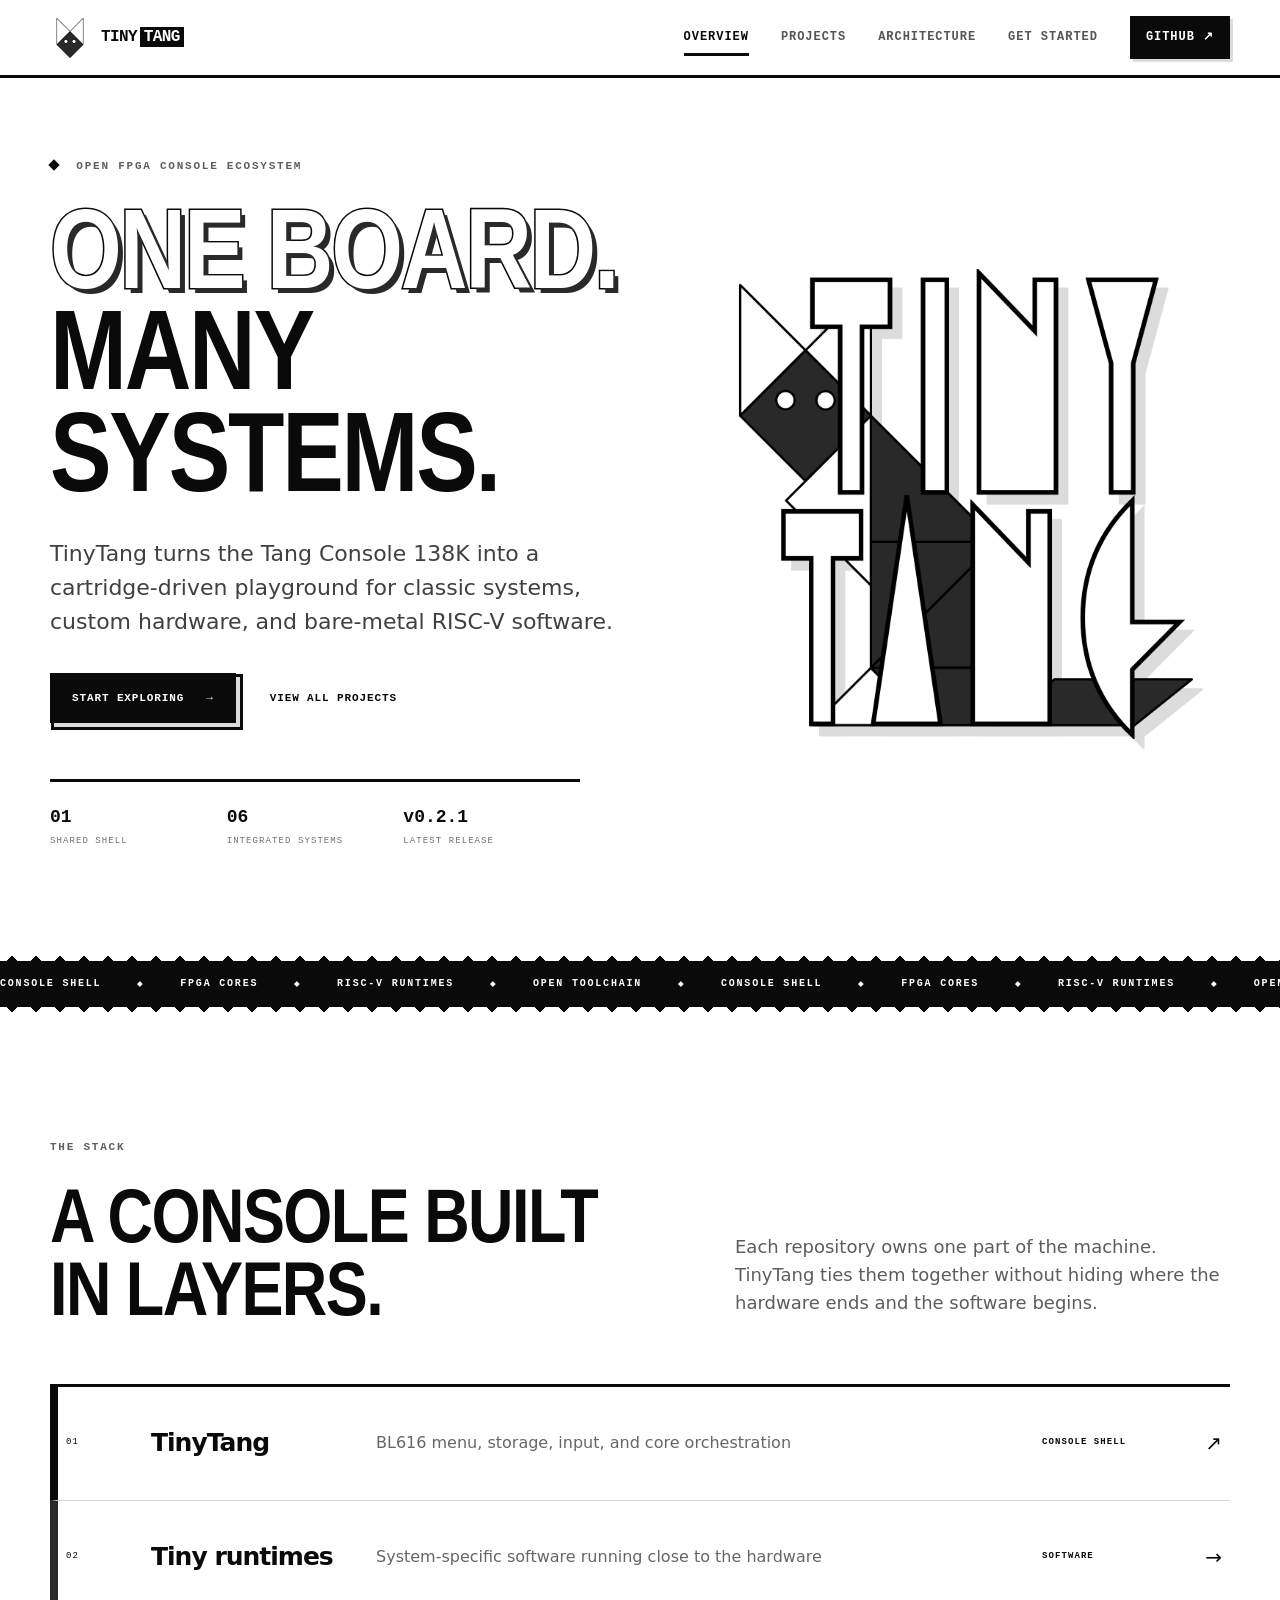
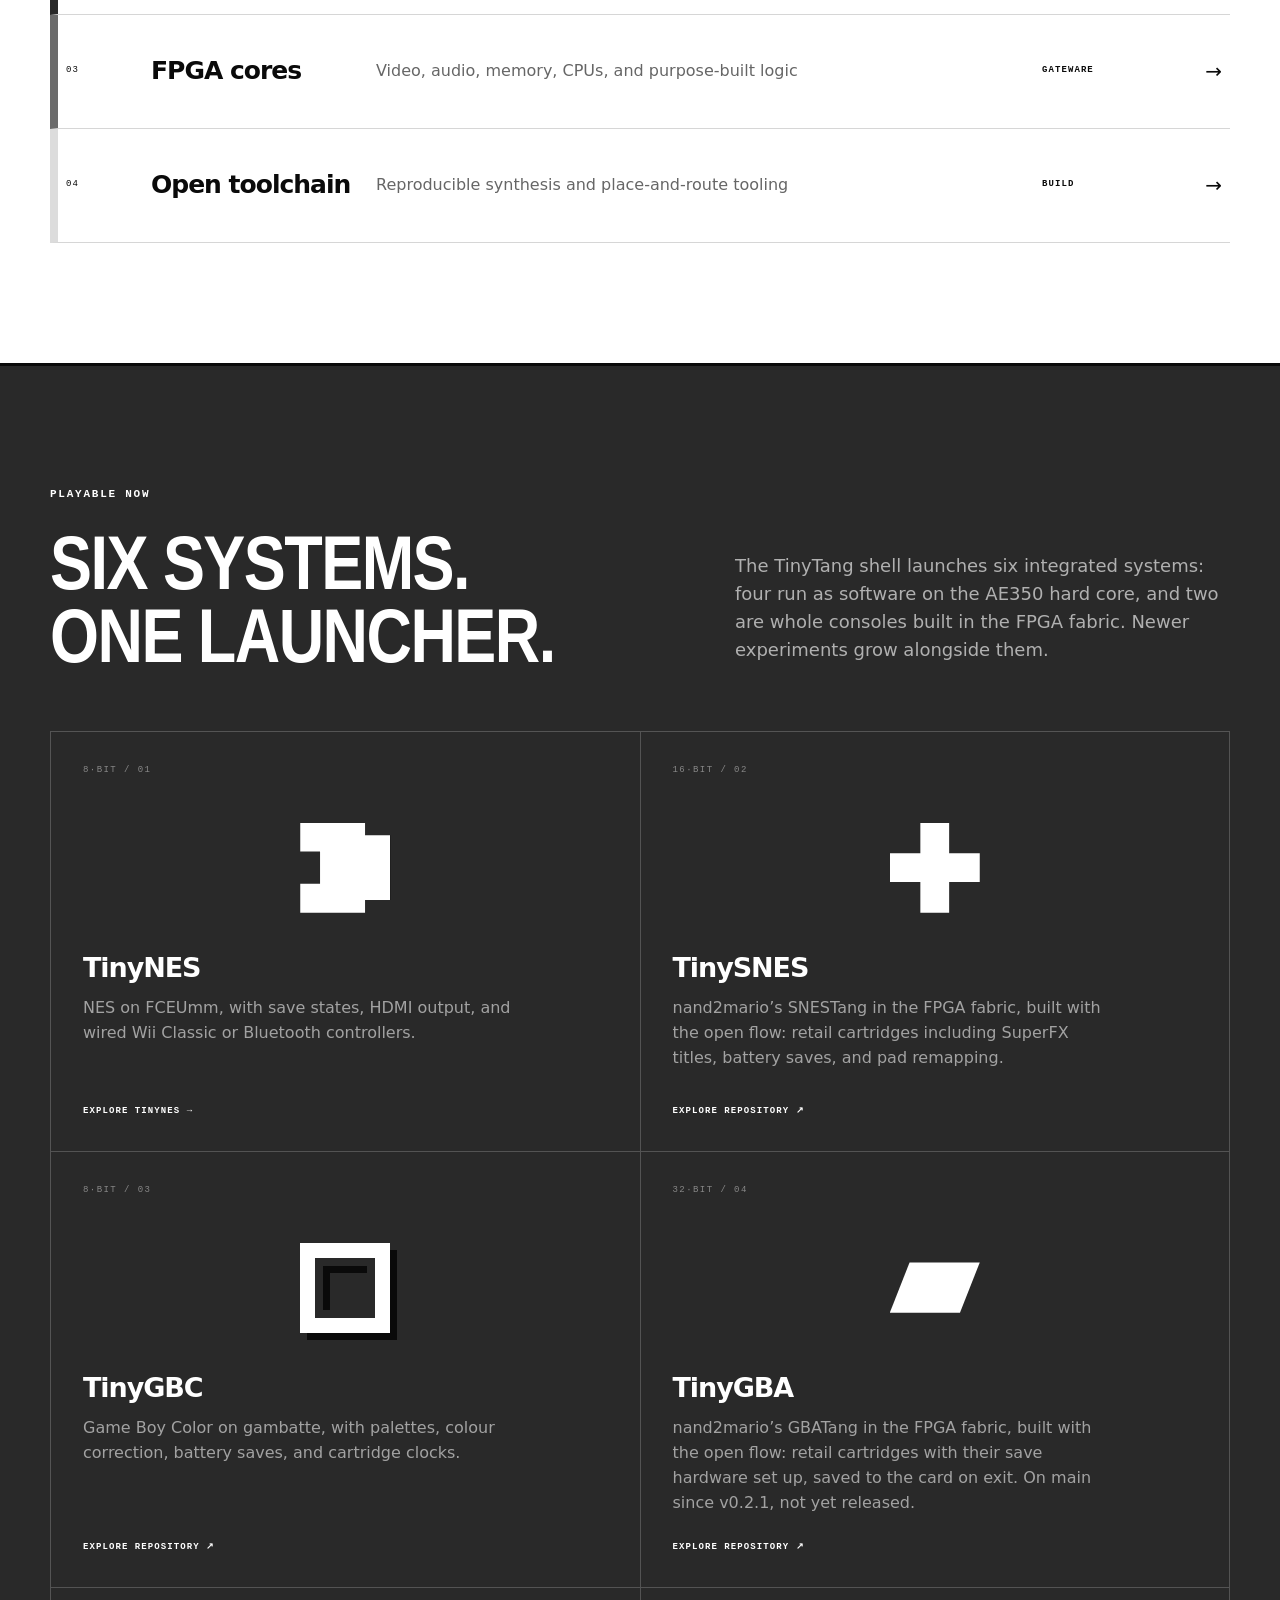
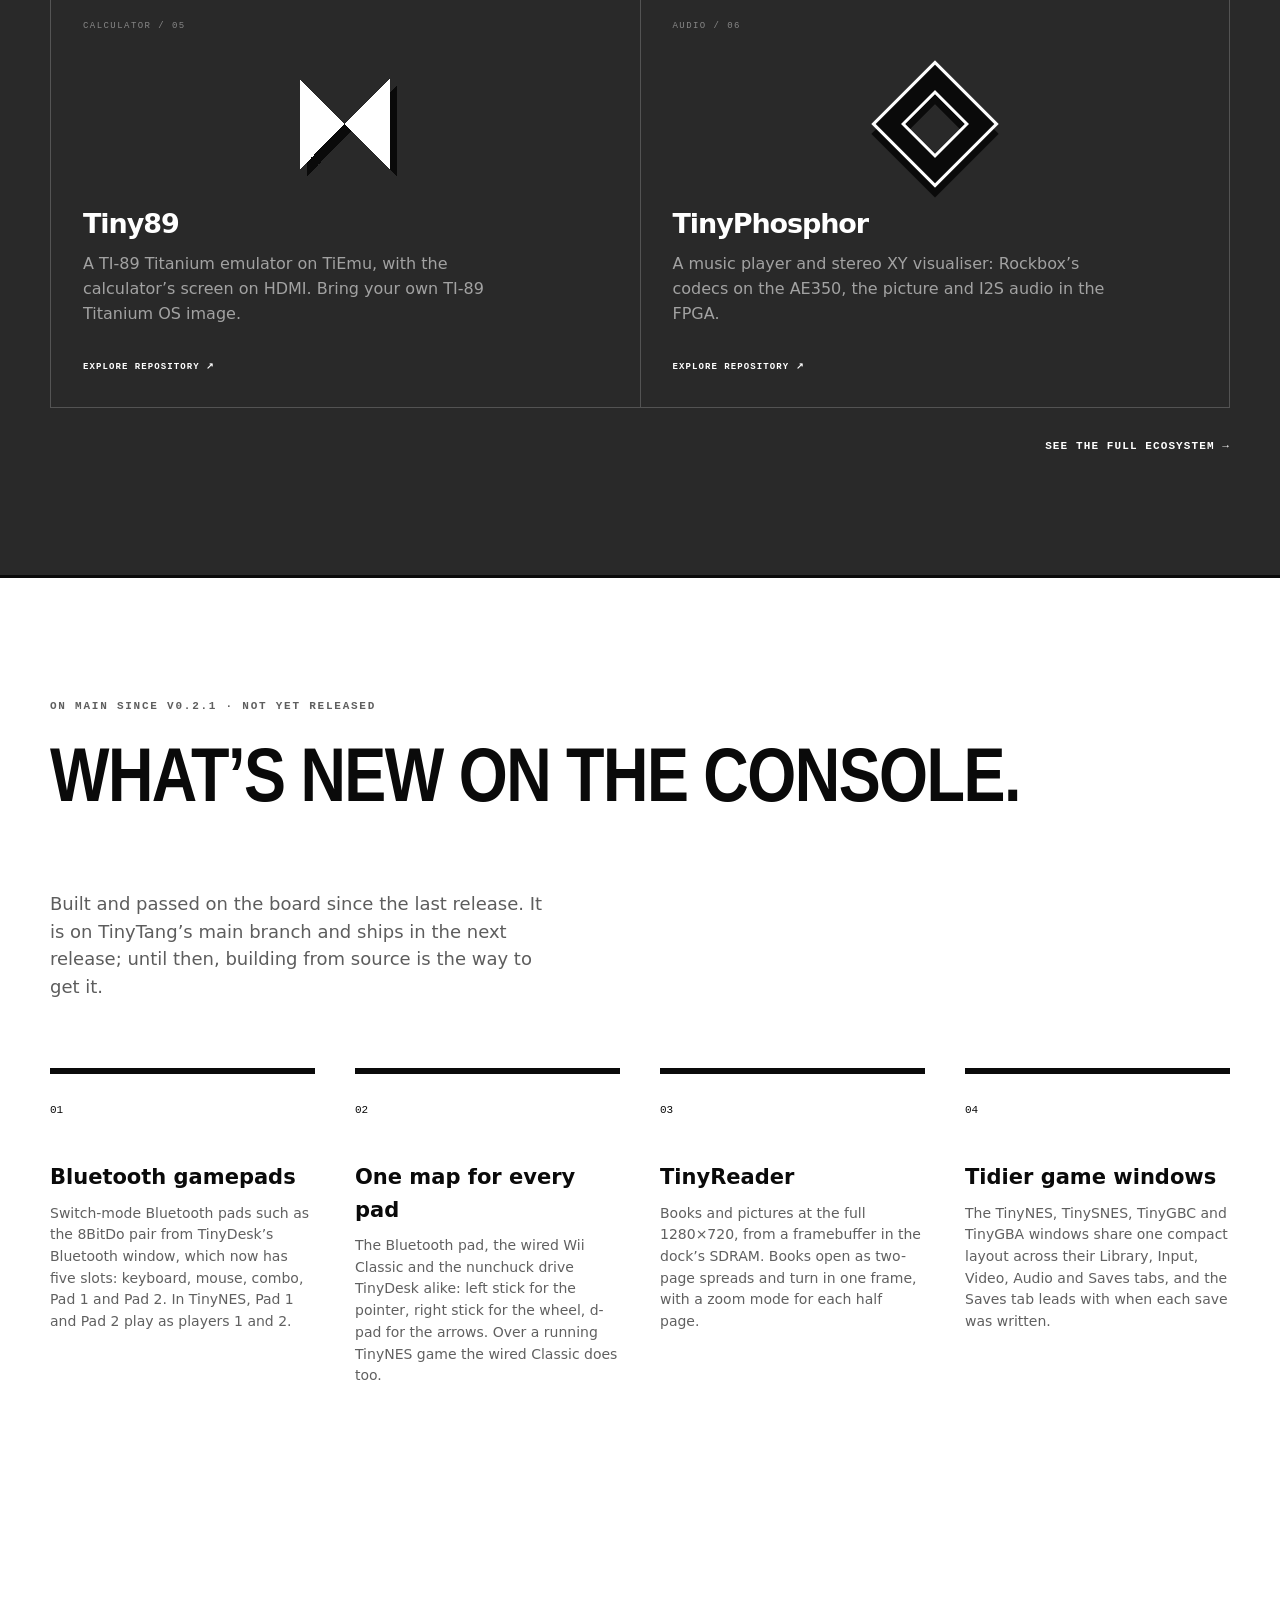
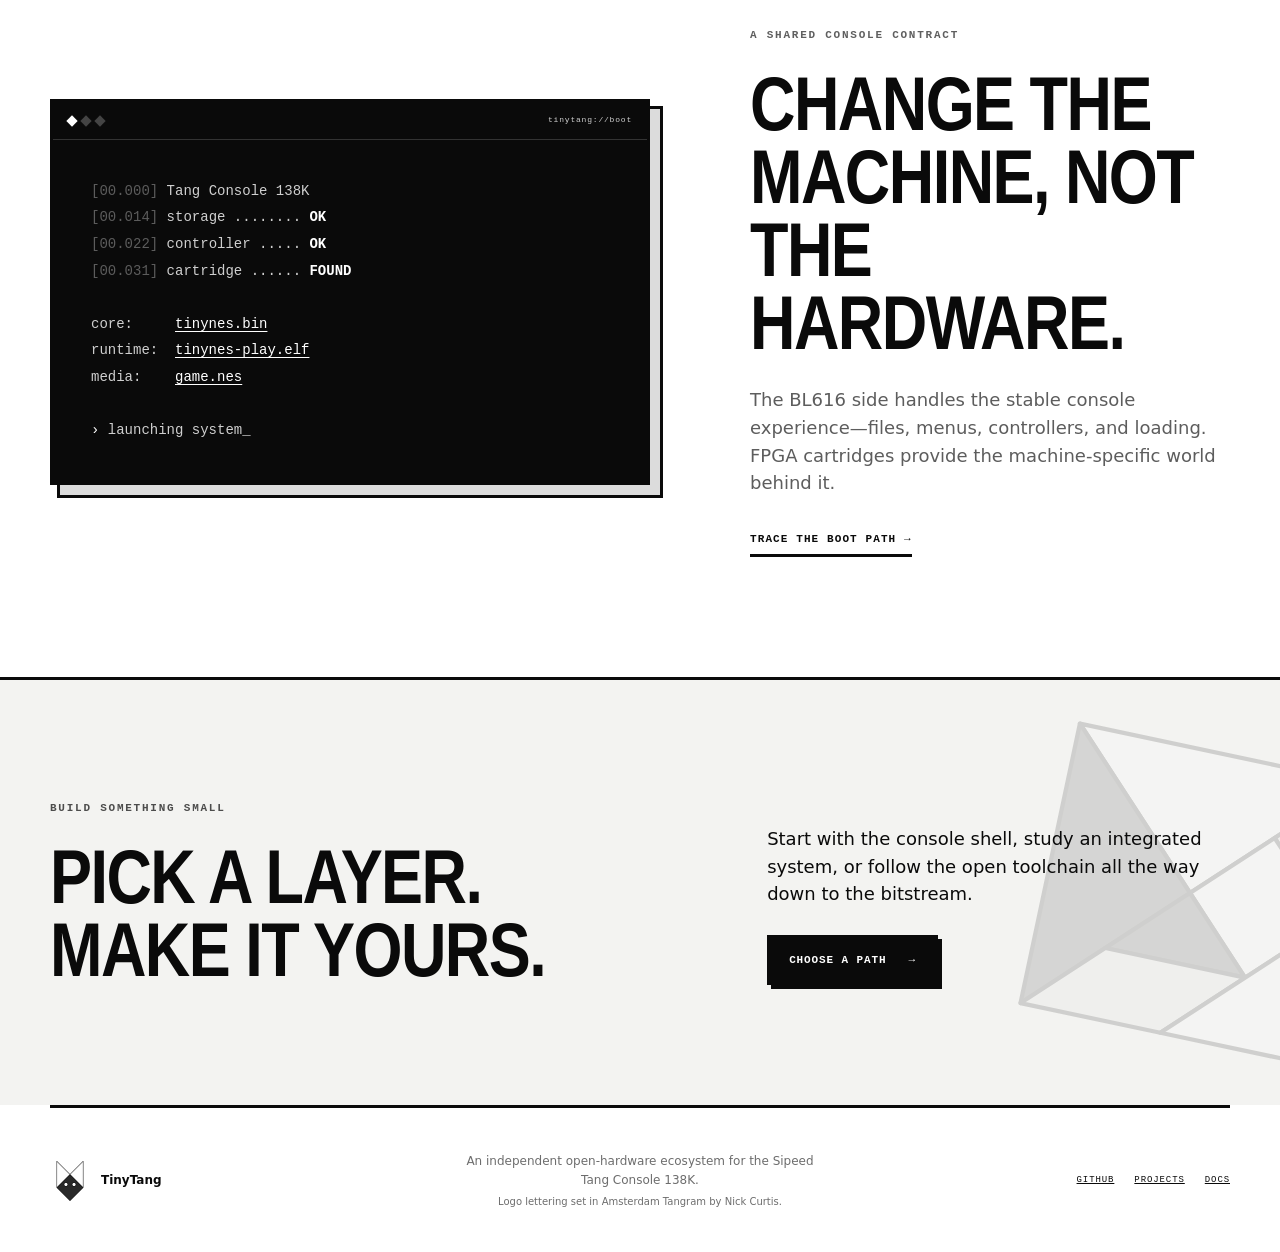
<file: index.html>
<!doctype html>
<html lang="en">
<head>
  <meta charset="utf-8">
  <meta name="viewport" content="width=device-width, initial-scale=1">
  <meta name="description" content="TinyTang is an open FPGA console ecosystem for the Sipeed Tang Console 138K.">
  <meta name="theme-color" content="#ffffff">
  <title>TinyTang — one board, many systems</title>
  <link rel="icon" href="favicon.ico" sizes="any">
  <link rel="icon" type="image/png" sizes="32x32" href="assets/brand/favicon-32.png">
  <link rel="icon" type="image/png" sizes="16x16" href="assets/brand/favicon-16.png">
  <link rel="apple-touch-icon" href="apple-touch-icon.png">
  <meta property="og:type" content="website">
  <meta property="og:site_name" content="TinyTang">
  <meta property="og:title" content="TinyTang — one board, many systems">
  <meta property="og:description" content="TinyTang is an open FPGA console ecosystem for the Sipeed Tang Console 138K.">
  <meta property="og:url" content="https://aquasock.github.io/">
  <meta property="og:image" content="https://aquasock.github.io/assets/brand/tinytang-og.png">
  <meta property="og:image:width" content="1200">
  <meta property="og:image:height" content="630">
  <meta property="og:image:alt" content="The TinyTang logo: a tangram cat beside the words Tiny Tang">
  <meta name="twitter:card" content="summary_large_image">
  <link rel="stylesheet" href="styles.css">
  <script src="site.js" defer></script>
</head>
<body>
  <a class="skip-link" href="#content">Skip to content</a>
  <header class="site-header" data-header>
    <a class="brand" href="index.html" aria-label="TinyTang home">
      <img class="brand-mark" src="assets/brand/tinytang-mark-80.png" width="40" height="40" alt="">
      <span>TINY<span>TANG</span></span>
    </a>
    <button class="nav-toggle" type="button" aria-expanded="false" aria-controls="site-nav" data-nav-toggle>
      <span class="sr-only">Toggle navigation</span><i></i><i></i><i></i>
    </button>
    <nav class="site-nav" id="site-nav" aria-label="Primary navigation" data-nav>
      <a href="index.html" aria-current="page">Overview</a>
      <a href="projects.html">Projects</a>
      <a href="architecture.html">Architecture</a>
      <a href="start.html">Get started</a>
      <a class="nav-github" href="https://github.com/aquasock" rel="noopener">GitHub <span aria-hidden="true">↗</span></a>
    </nav>
  </header>

  <main id="content">
    <section class="hero section-shell">
      <div class="hero-copy reveal">
        <p class="eyebrow"><span class="status-dot"></span> Open FPGA console ecosystem</p>
        <h1>One board.<br><em>Many systems.</em></h1>
        <p class="hero-lede">TinyTang turns the Tang Console 138K into a cartridge-driven playground for classic systems, custom hardware, and bare-metal RISC-V software.</p>
        <div class="hero-actions">
          <a class="button button-primary" href="start.html">Start exploring <span aria-hidden="true">→</span></a>
          <a class="button button-quiet" href="projects.html">View all projects</a>
        </div>
        <dl class="hero-stats" aria-label="Ecosystem highlights">
          <div><dt>01</dt><dd>shared shell</dd></div>
          <div><dt>06</dt><dd>integrated systems</dd></div>
          <div><dt>v0.2.1</dt><dd>latest release</dd></div>
        </dl>
      </div>

      <div class="hero-logo reveal reveal-delay">
        <img src="assets/brand/tinytang-logo-640.png" width="640" height="640" alt="The TinyTang logo: a tangram cat beside the words Tiny Tang">
      </div>
    </section>

    <section class="signal-band" aria-label="Project categories">
      <div class="signal-track">
        <span>CONSOLE SHELL</span><i>◆</i><span>FPGA CORES</span><i>◆</i><span>RISC-V RUNTIMES</span><i>◆</i><span>OPEN TOOLCHAIN</span><i>◆</i><span>CONSOLE SHELL</span><i>◆</i><span>FPGA CORES</span><i>◆</i><span>RISC-V RUNTIMES</span><i>◆</i><span>OPEN TOOLCHAIN</span>
      </div>
    </section>

    <section class="section section-shell">
      <div class="section-heading reveal">
        <div>
          <p class="eyebrow">The stack</p>
          <h2>A console built in layers.</h2>
        </div>
        <p>Each repository owns one part of the machine. TinyTang ties them together without hiding where the hardware ends and the software begins.</p>
      </div>
      <div class="layer-stack reveal">
        <a class="layer layer-shell" href="https://github.com/aquasock/TinyTang">
          <span class="layer-index">01</span>
          <div><strong>TinyTang</strong><span>BL616 menu, storage, input, and core orchestration</span></div>
          <b>CONSOLE SHELL</b><i>↗</i>
        </a>
        <a class="layer layer-runtime" href="projects.html#systems">
          <span class="layer-index">02</span>
          <div><strong>Tiny runtimes</strong><span>System-specific software running close to the hardware</span></div>
          <b>SOFTWARE</b><i>→</i>
        </a>
        <a class="layer layer-core" href="projects.html#cores">
          <span class="layer-index">03</span>
          <div><strong>FPGA cores</strong><span>Video, audio, memory, CPUs, and purpose-built logic</span></div>
          <b>GATEWARE</b><i>→</i>
        </a>
        <a class="layer layer-tools" href="projects.html#tooling">
          <span class="layer-index">04</span>
          <div><strong>Open toolchain</strong><span>Reproducible synthesis and place-and-route tooling</span></div>
          <b>BUILD</b><i>→</i>
        </a>
      </div>
    </section>

    <section class="section section-dark" id="featured">
      <div class="section-shell">
        <div class="section-heading reveal">
          <div><p class="eyebrow">Playable now</p><h2>Six systems.<br>One launcher.</h2></div>
          <p>The TinyTang shell launches six integrated systems: four run as software on the AE350 hard core, and two are whole consoles built in the FPGA fabric. Newer experiments grow alongside them.</p>
        </div>
        <div class="system-grid">
          <a class="system-card reveal" href="projects/tinynes/">
            <span class="system-number">8·BIT / 01</span><div class="pixel-glyph glyph-nes" aria-hidden="true"></div>
            <div><h3>TinyNES</h3><p>NES on FCEUmm, with save states, HDMI output, and wired Wii Classic or Bluetooth controllers.</p></div>
            <span class="card-link">Explore TinyNES →</span>
          </a>
          <a class="system-card reveal" href="https://github.com/aquasock/TinySNES">
            <span class="system-number">16·BIT / 02</span><div class="pixel-glyph glyph-snes" aria-hidden="true"></div>
            <div><h3>TinySNES</h3><p>nand2mario’s SNESTang in the FPGA fabric, built with the open flow: retail cartridges including SuperFX titles, battery saves, and pad remapping.</p></div>
            <span class="card-link">Explore repository ↗</span>
          </a>
          <a class="system-card reveal" href="https://github.com/aquasock/TinyGBC">
            <span class="system-number">8·BIT / 03</span><div class="pixel-glyph glyph-gbc" aria-hidden="true"></div>
            <div><h3>TinyGBC</h3><p>Game Boy Color on gambatte, with palettes, colour correction, battery saves, and cartridge clocks.</p></div>
            <span class="card-link">Explore repository ↗</span>
          </a>
          <a class="system-card reveal" href="https://github.com/aquasock/TinyGBA">
            <span class="system-number">32·BIT / 04</span><div class="pixel-glyph glyph-gba" aria-hidden="true"></div>
            <div><h3>TinyGBA</h3><p>nand2mario’s GBATang in the FPGA fabric, built with the open flow: retail cartridges with their save hardware set up, saved to the card on exit. On main since v0.2.1, not yet released.</p></div>
            <span class="card-link">Explore repository ↗</span>
          </a>
          <a class="system-card reveal" href="https://github.com/aquasock/Tiny89">
            <span class="system-number">CALCULATOR / 05</span><div class="pixel-glyph glyph-89" aria-hidden="true"></div>
            <div><h3>Tiny89</h3><p>A TI-89 Titanium emulator on TiEmu, with the calculator’s screen on HDMI. Bring your own TI-89 Titanium OS image.</p></div>
            <span class="card-link">Explore repository ↗</span>
          </a>
          <a class="system-card reveal" href="https://github.com/aquasock/TinyPhosphor">
            <span class="system-number">AUDIO / 06</span><div class="pixel-glyph glyph-phosphor" aria-hidden="true"></div>
            <div><h3>TinyPhosphor</h3><p>A music player and stereo XY visualiser: Rockbox’s codecs on the AE350, the picture and I2S audio in the FPGA.</p></div>
            <span class="card-link">Explore repository ↗</span>
          </a>
        </div>
        <div class="section-cta reveal"><a href="projects.html">See the full ecosystem <span aria-hidden="true">→</span></a></div>
      </div>
    </section>

    <section class="section section-shell principles" id="new">
      <div class="section-heading reveal">
        <div><p class="eyebrow">On main since v0.2.1 · not yet released</p><h2>What’s new on the console.</h2></div>
        <p>Built and passed on the board since the last release. It is on TinyTang’s main branch and ships in the next release; until then, building from source is the way to get it.</p>
      </div>
      <div class="principle-grid">
        <article class="reveal"><span>01</span><h3>Bluetooth gamepads</h3><p>Switch-mode Bluetooth pads such as the 8BitDo pair from TinyDesk’s Bluetooth window, which now has five slots: keyboard, mouse, combo, Pad 1 and Pad 2. In TinyNES, Pad 1 and Pad 2 play as players 1 and 2.</p></article>
        <article class="reveal"><span>02</span><h3>One map for every pad</h3><p>The Bluetooth pad, the wired Wii Classic and the nunchuck drive TinyDesk alike: left stick for the pointer, right stick for the wheel, d-pad for the arrows. Over a running TinyNES game the wired Classic does too.</p></article>
        <article class="reveal"><span>03</span><h3>TinyReader</h3><p>Books and pictures at the full 1280×720, from a framebuffer in the dock’s SDRAM. Books open as two-page spreads and turn in one frame, with a zoom mode for each half page.</p></article>
        <article class="reveal"><span>04</span><h3>Tidier game windows</h3><p>The TinyNES, TinySNES, TinyGBC and TinyGBA windows share one compact layout across their Library, Input, Video, Audio and Saves tabs, and the Saves tab leads with when each save was written.</p></article>
      </div>
    </section>

    <section class="section section-shell split-feature">
      <div class="feature-terminal reveal" aria-hidden="true">
        <div class="terminal-bar"><i></i><i></i><i></i><span>tinytang://boot</span></div>
        <pre><span class="muted">[00.000]</span> Tang Console 138K
<span class="muted">[00.014]</span> storage ........ <b>OK</b>
<span class="muted">[00.022]</span> controller ..... <b>OK</b>
<span class="muted">[00.031]</span> cartridge ...... <b>FOUND</b>

core:     <em>tinynes.bin</em>
runtime:  <em>tinynes-play.elf</em>
media:    <em>game.nes</em>

<span class="prompt">›</span> launching system<span class="cursor">_</span></pre>
      </div>
      <div class="feature-copy reveal">
        <p class="eyebrow">A shared console contract</p>
        <h2>Change the machine, not the hardware.</h2>
        <p>The BL616 side handles the stable console experience—files, menus, controllers, and loading. FPGA cartridges provide the machine-specific world behind it.</p>
        <a class="text-link" href="architecture.html">Trace the boot path <span aria-hidden="true">→</span></a>
      </div>
    </section>

    <section class="section section-accent">
      <div class="section-shell closing-grid reveal">
        <div><p class="eyebrow">Build something small</p><h2>Pick a layer.<br>Make it yours.</h2></div>
        <div><p>Start with the console shell, study an integrated system, or follow the open toolchain all the way down to the bitstream.</p><a class="button button-dark" href="start.html">Choose a path <span aria-hidden="true">→</span></a></div>
      </div>
    </section>
  </main>

  <footer class="site-footer section-shell">
    <div class="footer-brand"><img class="brand-mark" src="assets/brand/tinytang-mark-80.png" width="40" height="40" alt=""><strong>TinyTang</strong></div>
    <p>An independent open-hardware ecosystem for the Sipeed Tang Console 138K.<span class="footer-credit">Logo lettering set in Amsterdam Tangram by Nick Curtis.</span></p>
    <div><a href="https://github.com/aquasock">GitHub</a><a href="projects.html">Projects</a><a href="start.html">Docs</a></div>
  </footer>
</body>
</html>
</file>
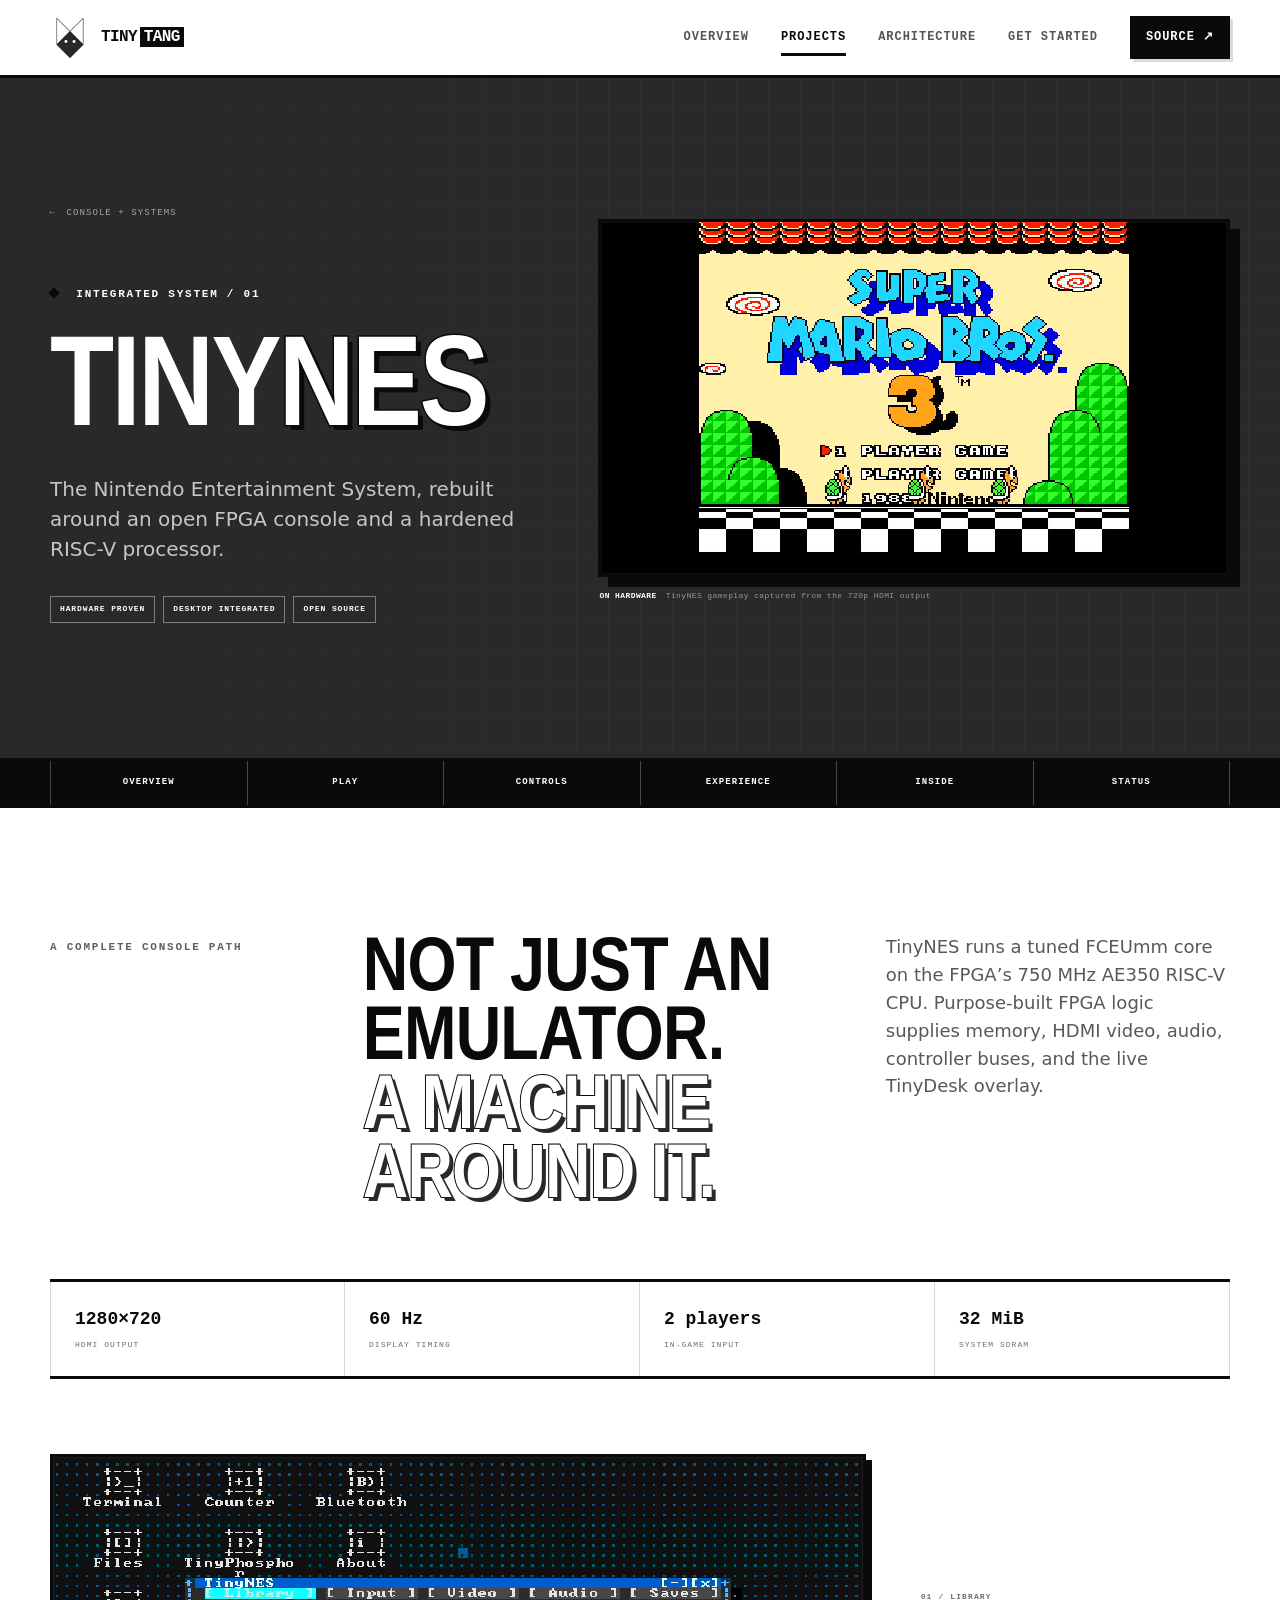
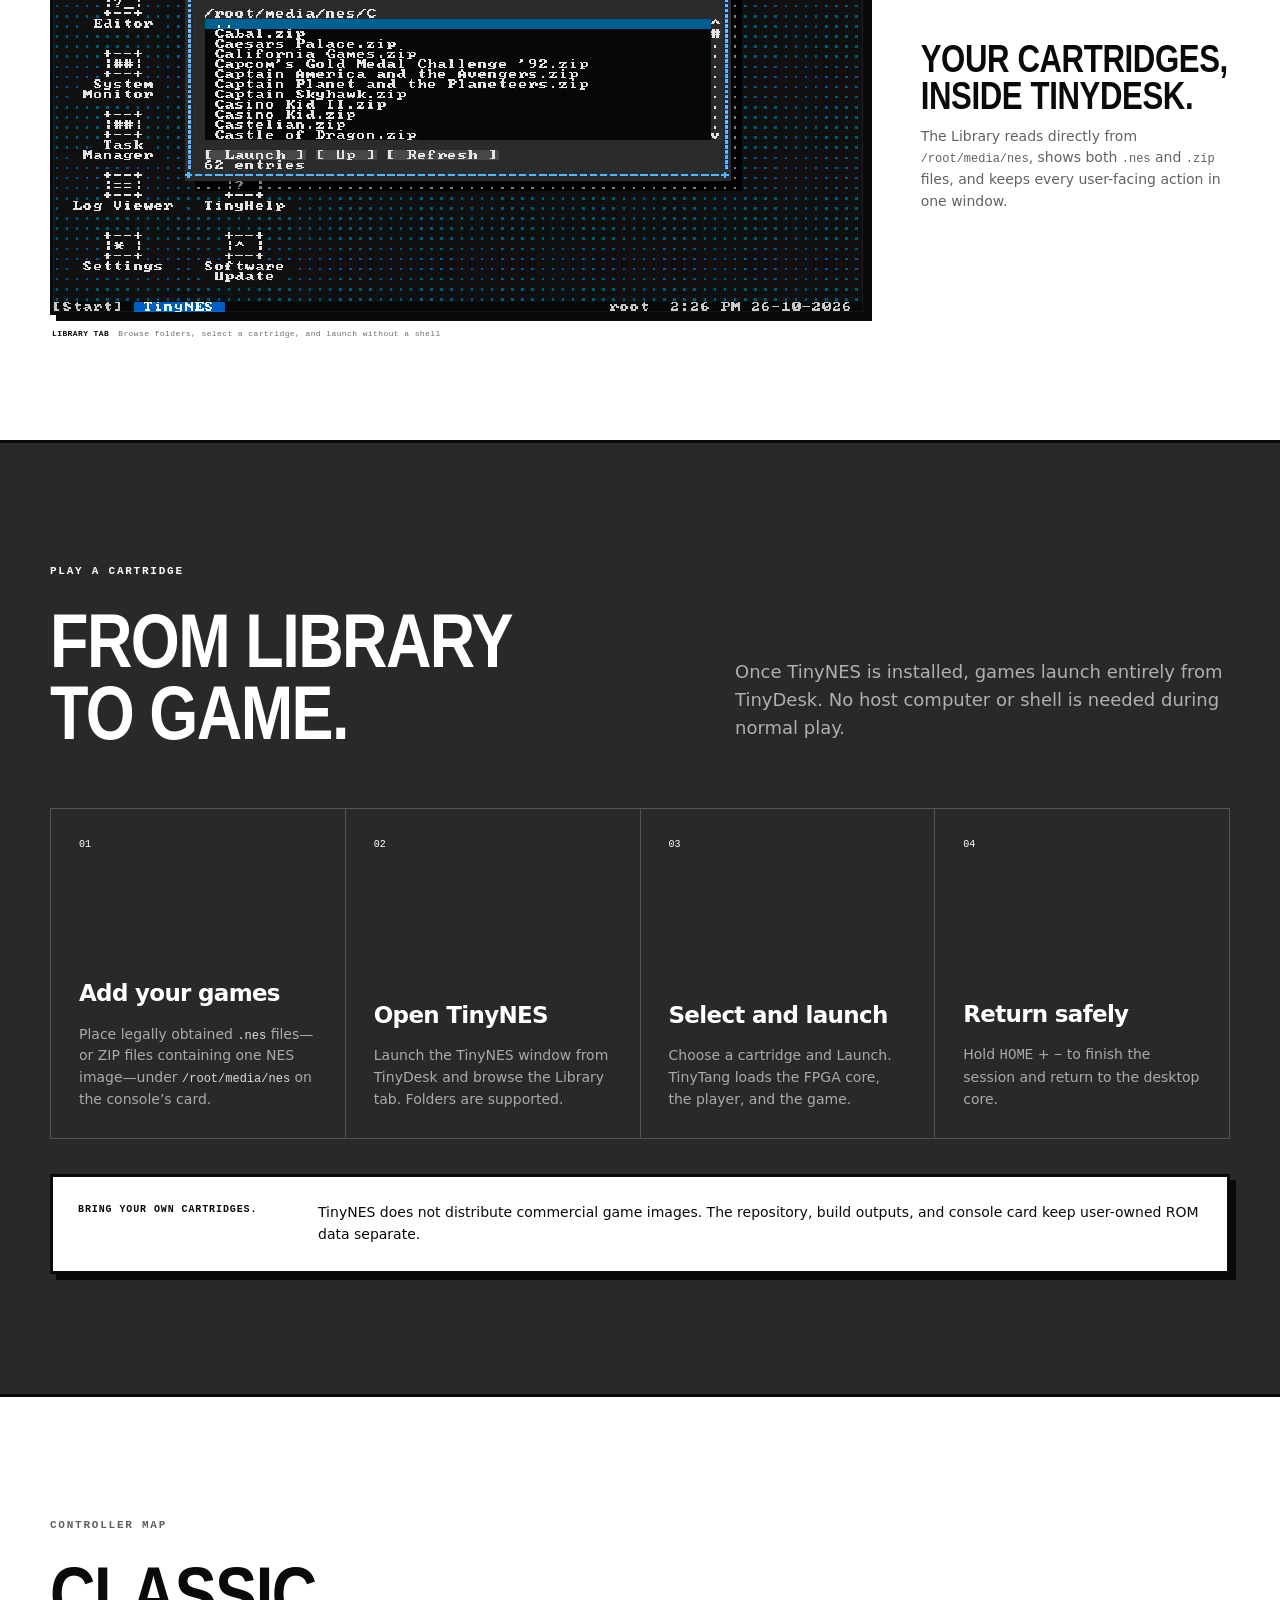
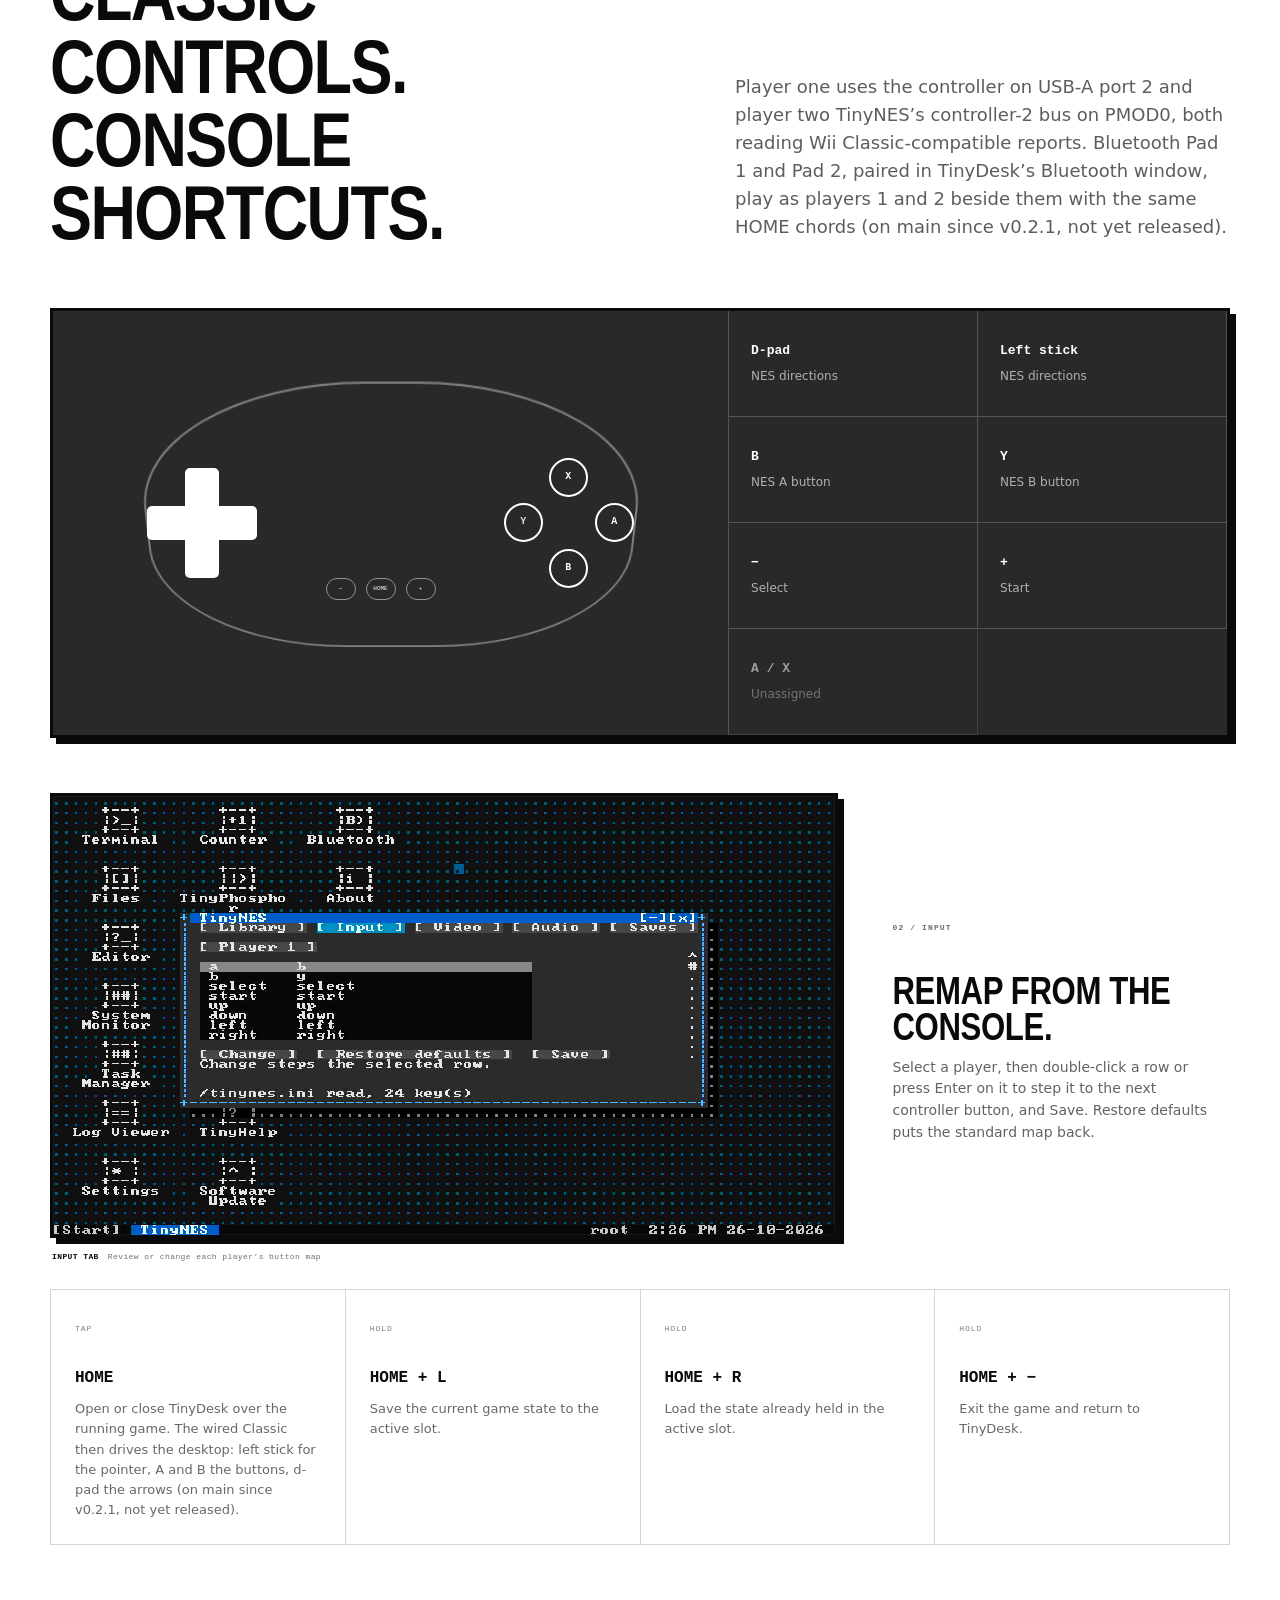
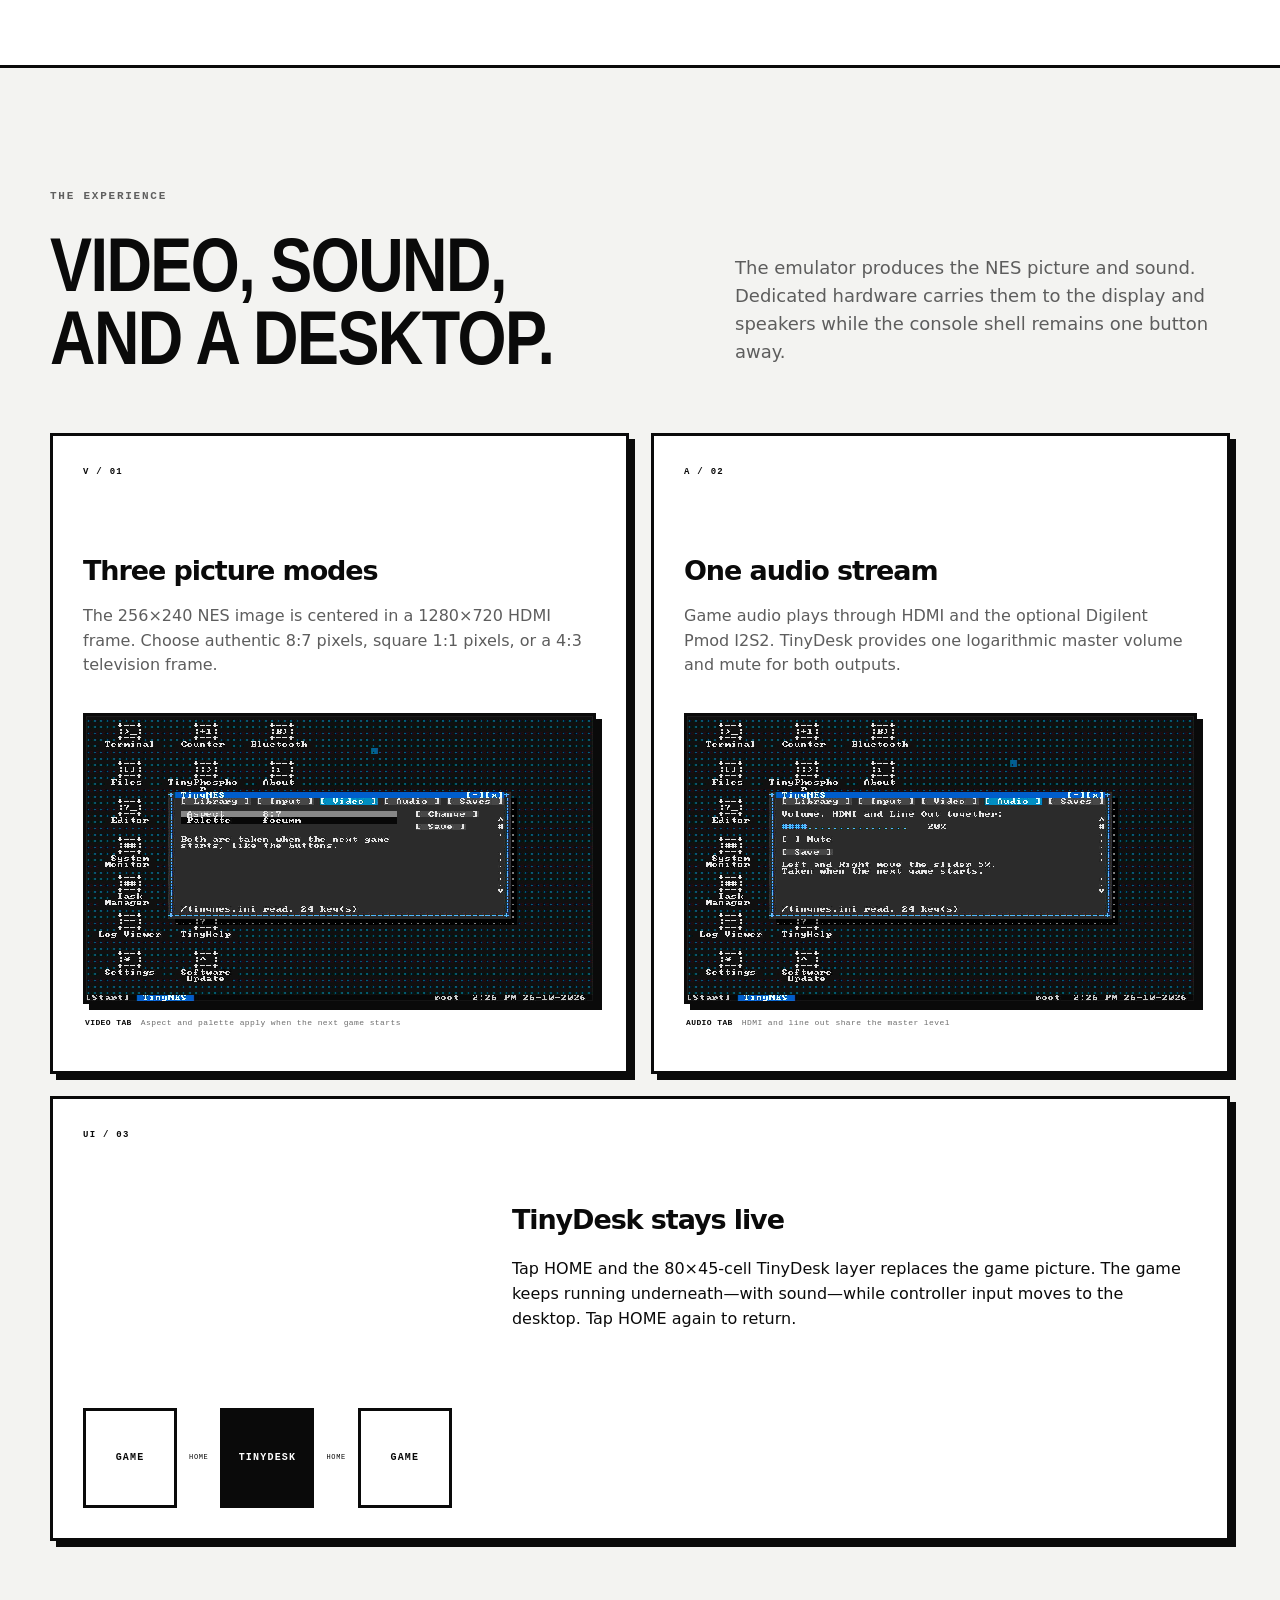
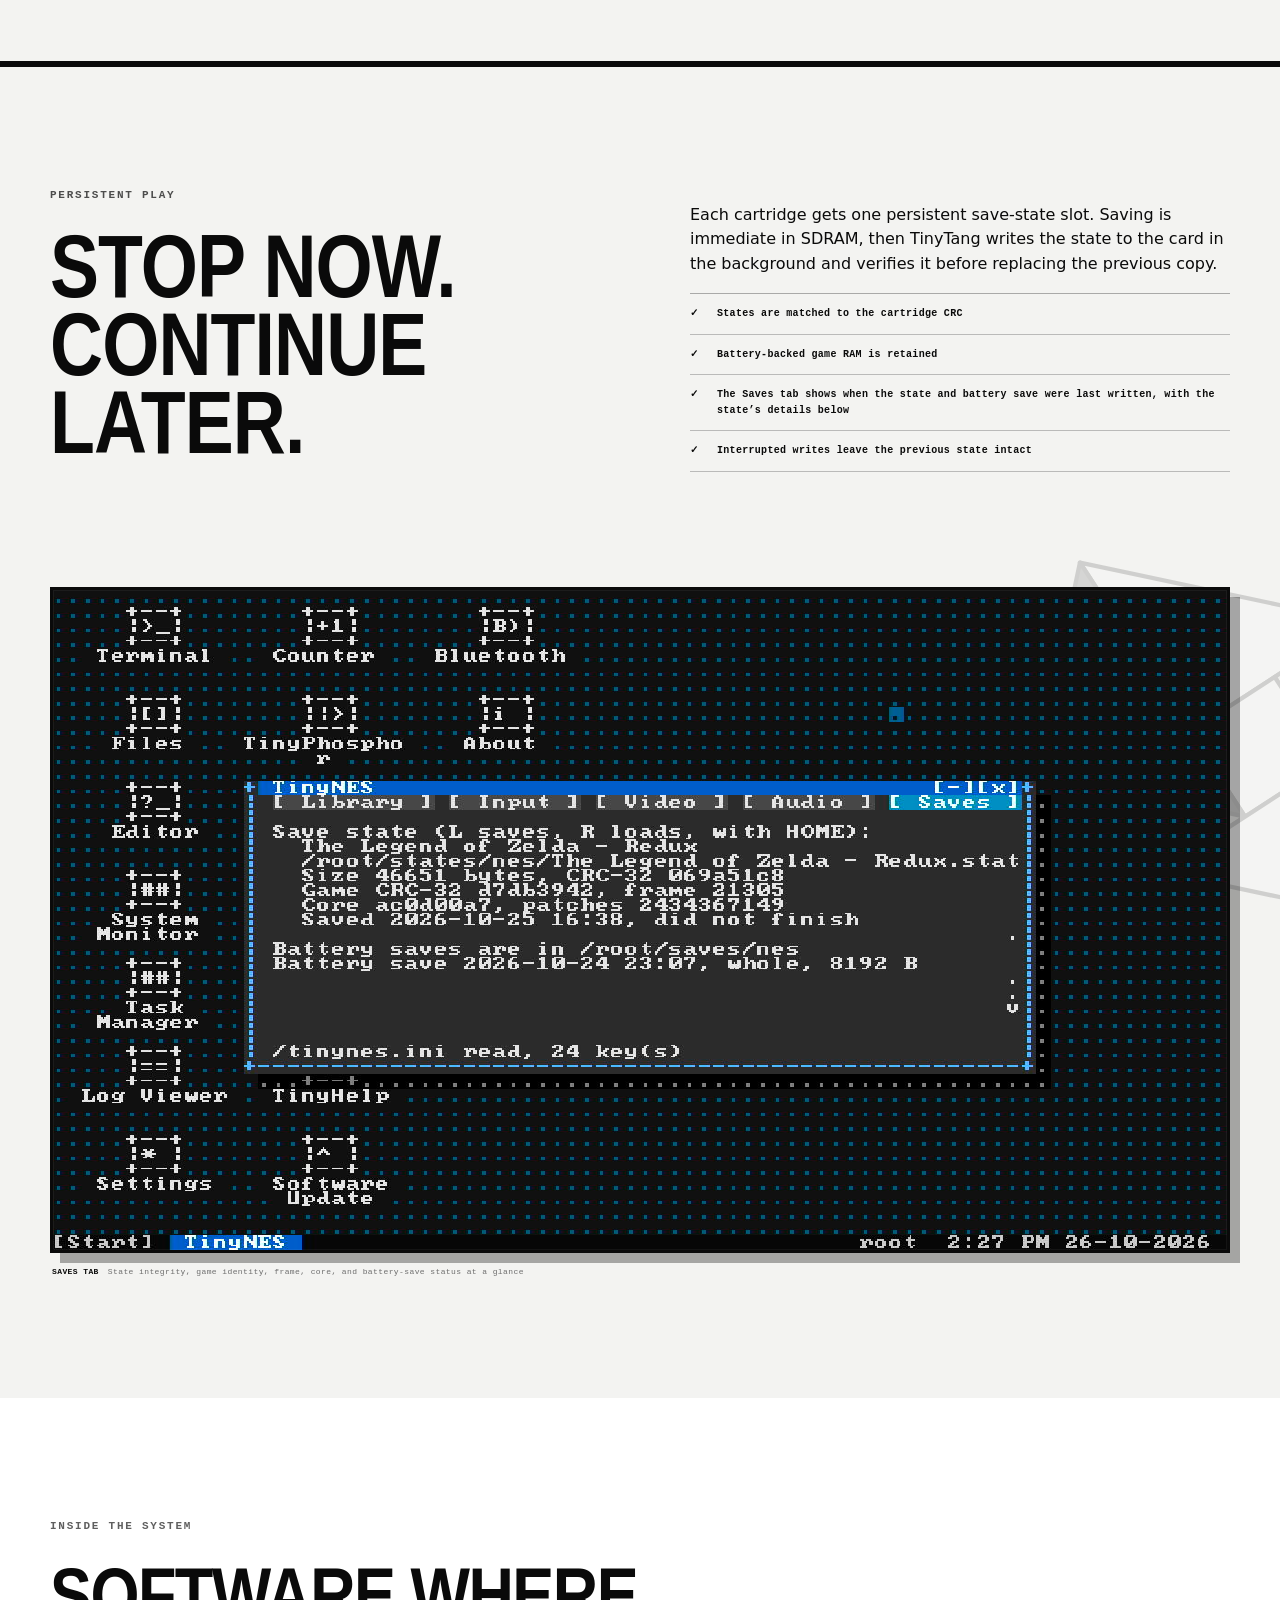
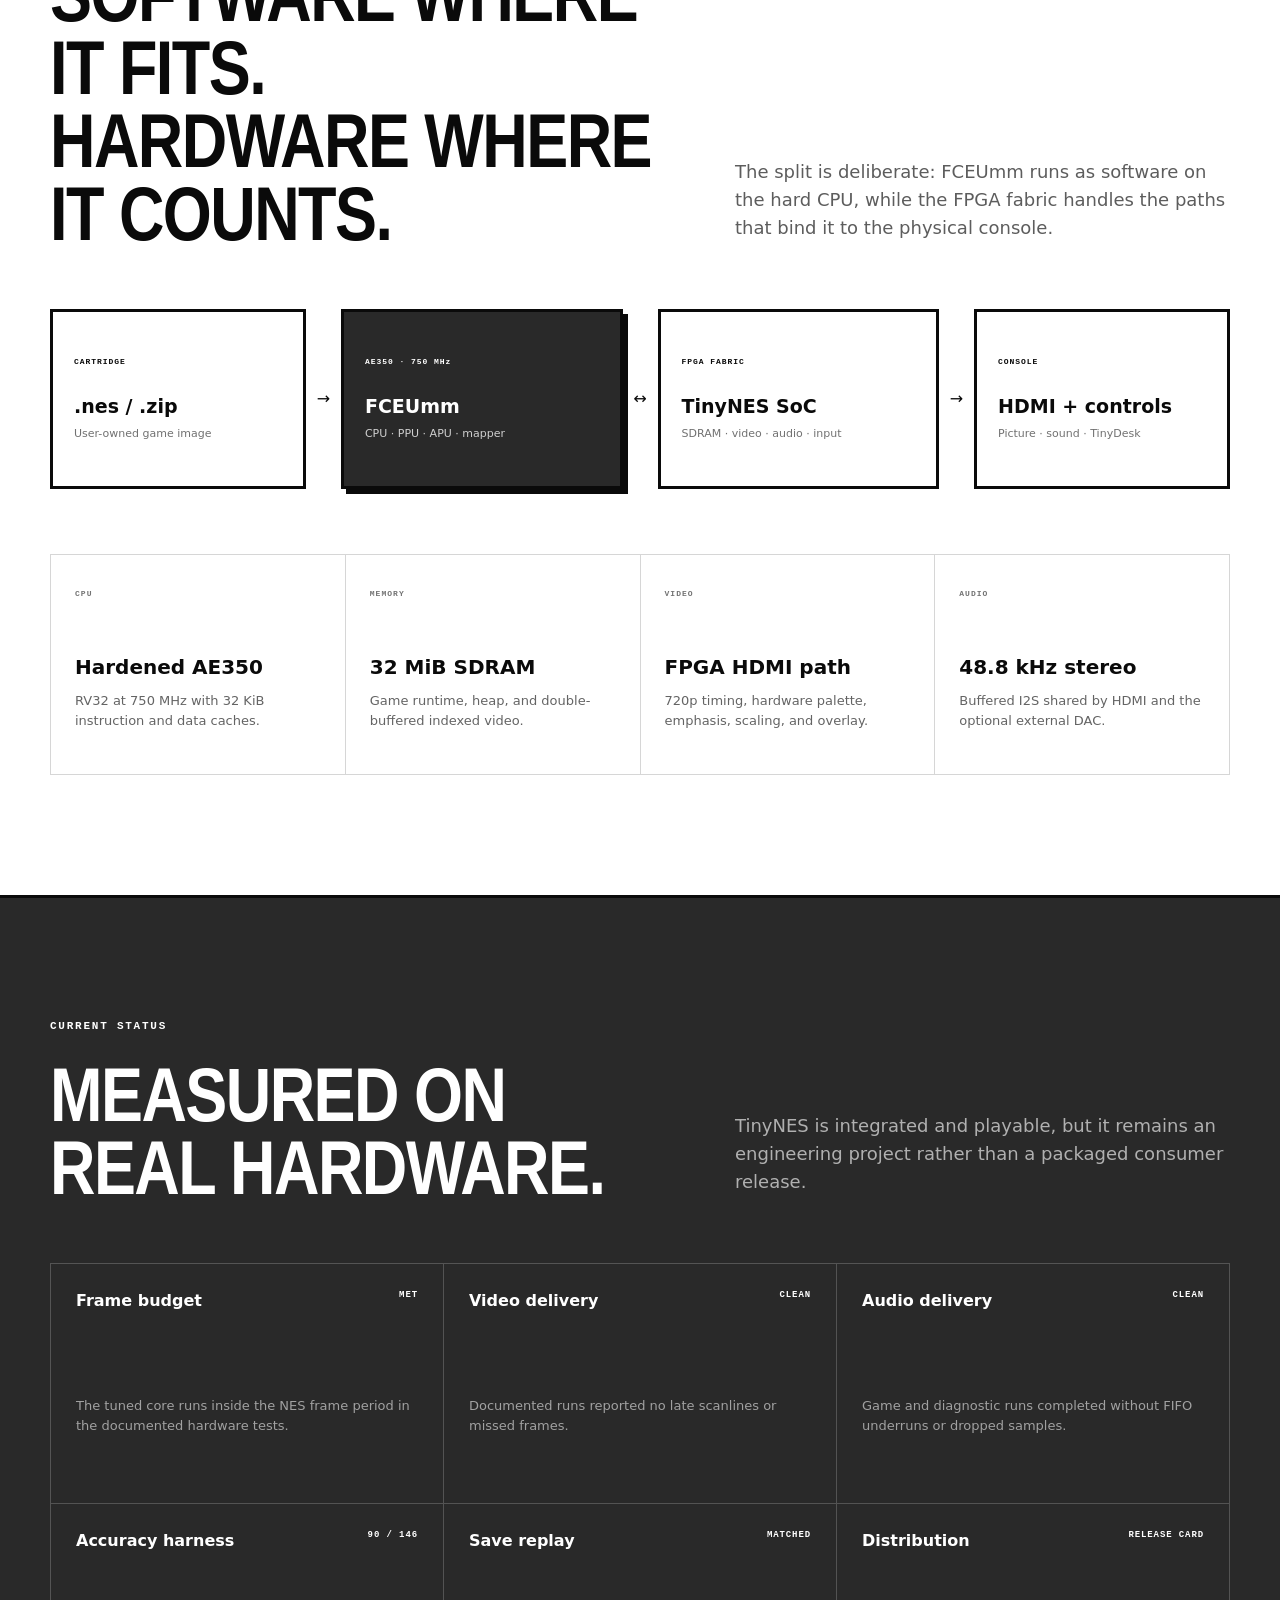
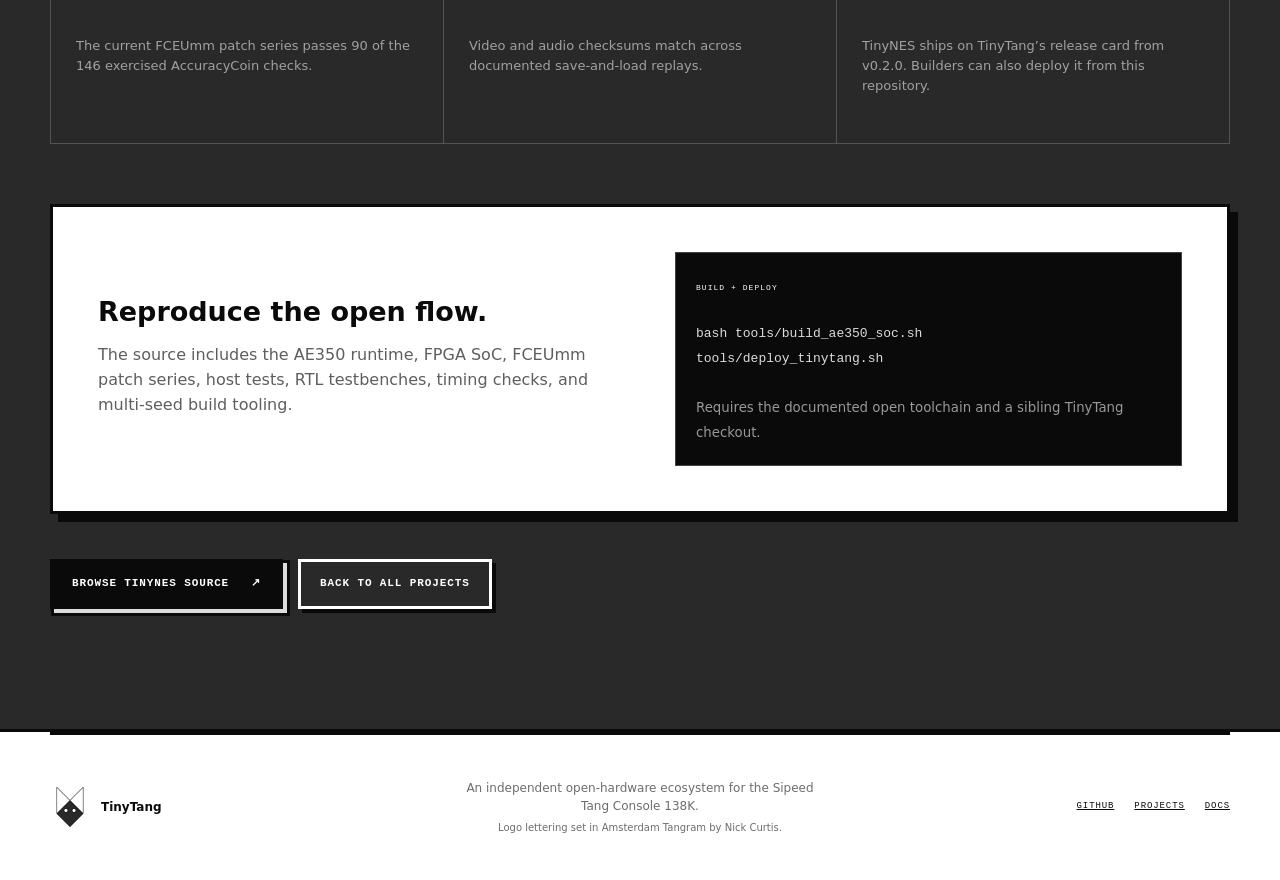
<file: projects/tinynes/index.html>
<!doctype html>
<html lang="en">
<head>
  <meta charset="utf-8">
  <meta name="viewport" content="width=device-width, initial-scale=1">
  <meta name="description" content="TinyNES brings NES games to the Tang Console 138K with FPGA video, audio, controller support, TinyDesk integration, and persistent saves.">
  <meta name="theme-color" content="#ffffff">
  <title>TinyNES — TinyTang</title>
  <link rel="icon" href="../../favicon.ico" sizes="any">
  <link rel="icon" type="image/png" sizes="32x32" href="../../assets/brand/favicon-32.png">
  <link rel="icon" type="image/png" sizes="16x16" href="../../assets/brand/favicon-16.png">
  <link rel="apple-touch-icon" href="../../apple-touch-icon.png">
  <meta property="og:type" content="website">
  <meta property="og:site_name" content="TinyTang">
  <meta property="og:title" content="TinyNES — TinyTang">
  <meta property="og:description" content="TinyNES brings NES games to the Tang Console 138K with FPGA video, audio, controller support, TinyDesk integration, and persistent saves.">
  <meta property="og:url" content="https://aquasock.github.io/projects/tinynes/">
  <meta property="og:image" content="https://aquasock.github.io/assets/brand/tinytang-og.png">
  <meta property="og:image:width" content="1200">
  <meta property="og:image:height" content="630">
  <meta property="og:image:alt" content="The TinyTang logo: a tangram cat beside the words Tiny Tang">
  <meta name="twitter:card" content="summary_large_image">
  <link rel="stylesheet" href="../../styles.css">
  <script src="../../site.js" defer></script>
</head>
<body>
  <a class="skip-link" href="#content">Skip to content</a>
  <header class="site-header" data-header>
    <a class="brand" href="../../index.html" aria-label="TinyTang home">
      <img class="brand-mark" src="../../assets/brand/tinytang-mark-80.png" width="40" height="40" alt="">
      <span>TINY<span>TANG</span></span>
    </a>
    <button class="nav-toggle" type="button" aria-expanded="false" aria-controls="site-nav" data-nav-toggle>
      <span class="sr-only">Toggle navigation</span><i></i><i></i><i></i>
    </button>
    <nav class="site-nav" id="site-nav" aria-label="Primary navigation" data-nav>
      <a href="../../index.html">Overview</a>
      <a href="../../projects.html" aria-current="page">Projects</a>
      <a href="../../architecture.html">Architecture</a>
      <a href="../../start.html">Get started</a>
      <a class="nav-github" href="https://github.com/aquasock/TinyNES" rel="noopener">Source <span aria-hidden="true">↗</span></a>
    </nav>
  </header>

  <main id="content">
    <section class="project-detail-hero project-nes-hero">
      <div class="section-shell project-detail-grid">
        <div class="project-detail-copy reveal">
          <a class="breadcrumb" href="../../projects.html#systems"><span aria-hidden="true">←</span> Console + systems</a>
          <p class="eyebrow"><span class="status-dot"></span> Integrated system / 01</p>
          <h1>Tiny<span>NES</span></h1>
          <p class="project-tagline">The Nintendo Entertainment System, rebuilt around an open FPGA console and a hardened RISC-V processor.</p>
          <div class="project-badges" aria-label="Project status">
            <span>Hardware proven</span><span>Desktop integrated</span><span>Open source</span>
          </div>
        </div>
        <figure class="project-shot project-shot-hero reveal reveal-delay">
          <a class="shot-frame" href="../../assets/screenshots/tinynes/gameplay.png" target="_blank" rel="noopener" aria-label="Open the gameplay capture at full resolution">
            <img src="../../assets/screenshots/tinynes/gameplay.png" width="1280" height="720" fetchpriority="high" alt="Super Mario Bros. 3 title screen rendered by TinyNES with black side bars">
          </a>
          <figcaption><span>On hardware</span> TinyNES gameplay captured from the 720p HDMI output</figcaption>
        </figure>
      </div>
    </section>

    <nav class="project-subnav" aria-label="TinyNES page sections">
      <div class="section-shell">
        <a href="#overview">Overview</a><a href="#play">Play</a><a href="#controls">Controls</a><a href="#experience">Experience</a><a href="#inside">Inside</a><a href="#status">Status</a>
      </div>
    </nav>

    <section class="section project-overview section-shell" id="overview">
      <div class="project-intro reveal">
        <p class="eyebrow">A complete console path</p>
        <h2>Not just an emulator.<br><em>A machine around it.</em></h2>
        <p>TinyNES runs a tuned FCEUmm core on the FPGA’s 750&nbsp;MHz AE350 RISC-V CPU. Purpose-built FPGA logic supplies memory, HDMI video, audio, controller buses, and the live TinyDesk overlay.</p>
      </div>
      <dl class="fact-strip reveal">
        <div><dt>1280×720</dt><dd>HDMI output</dd></div>
        <div><dt>60 Hz</dt><dd>Display timing</dd></div>
        <div><dt>2 players</dt><dd>In-game input</dd></div>
        <div><dt>32 MiB</dt><dd>System SDRAM</dd></div>
      </dl>
      <div class="interface-proof reveal">
        <figure class="project-shot">
          <a class="shot-frame" href="../../assets/screenshots/tinynes/library.png" target="_blank" rel="noopener" aria-label="Open the Library tab capture at full resolution"><img src="../../assets/screenshots/tinynes/library.png" width="1280" height="720" loading="lazy" alt="TinyNES Library tab in TinyDesk listing NES cartridge ZIP files"></a>
          <figcaption><span>Library tab</span> Browse folders, select a cartridge, and launch without a shell</figcaption>
        </figure>
        <div class="interface-proof-copy">
          <span>01 / Library</span>
          <h3>Your cartridges,<br>inside TinyDesk.</h3>
          <p>The Library reads directly from <code>/root/media/nes</code>, shows both <code>.nes</code> and <code>.zip</code> files, and keeps every user-facing action in one window.</p>
        </div>
      </div>
    </section>

    <section class="section section-dark" id="play">
      <div class="section-shell">
        <div class="section-heading reveal">
          <div><p class="eyebrow">Play a cartridge</p><h2>From library<br>to game.</h2></div>
          <p>Once TinyNES is installed, games launch entirely from TinyDesk. No host computer or shell is needed during normal play.</p>
        </div>
        <ol class="play-flow">
          <li class="reveal"><span>01</span><div><h3>Add your games</h3><p>Place legally obtained <code>.nes</code> files—or ZIP files containing one NES image—under <code>/root/media/nes</code> on the console’s card.</p></div></li>
          <li class="reveal"><span>02</span><div><h3>Open TinyNES</h3><p>Launch the TinyNES window from TinyDesk and browse the Library tab. Folders are supported.</p></div></li>
          <li class="reveal"><span>03</span><div><h3>Select and launch</h3><p>Choose a cartridge and Launch. TinyTang loads the FPGA core, the player, and the game.</p></div></li>
          <li class="reveal"><span>04</span><div><h3>Return safely</h3><p>Hold <kbd>HOME</kbd> + <kbd>−</kbd> to finish the session and return to the desktop core.</p></div></li>
        </ol>
        <aside class="legal-callout reveal"><strong>Bring your own cartridges.</strong><p>TinyNES does not distribute commercial game images. The repository, build outputs, and console card keep user-owned ROM data separate.</p></aside>
      </div>
    </section>

    <section class="section section-shell controls-section" id="controls">
      <div class="section-heading reveal">
        <div><p class="eyebrow">Controller map</p><h2>Classic controls.<br>Console shortcuts.</h2></div>
        <p>Player one uses the controller on USB-A port 2 and player two TinyNES’s controller-2 bus on PMOD0, both reading Wii Classic-compatible reports. Bluetooth Pad 1 and Pad 2, paired in TinyDesk’s Bluetooth window, play as players 1 and 2 beside them with the same HOME chords (on main since v0.2.1, not yet released).</p>
      </div>
      <div class="controller-map reveal">
        <div class="controller-visual" aria-hidden="true">
          <div class="controller-dpad"><i></i><i></i></div>
          <div class="controller-center"><i>−</i><i>HOME</i><i>+</i></div>
          <div class="controller-face"><i>Y</i><i>B</i><i>A</i><i>X</i></div>
        </div>
        <div class="control-list">
          <div><kbd>D-pad</kbd><span>NES directions</span></div>
          <div><kbd>Left stick</kbd><span>NES directions</span></div>
          <div><kbd>B</kbd><span>NES A button</span></div>
          <div><kbd>Y</kbd><span>NES B button</span></div>
          <div><kbd>−</kbd><span>Select</span></div>
          <div><kbd>+</kbd><span>Start</span></div>
          <div class="control-muted"><kbd>A / X</kbd><span>Unassigned</span></div>
        </div>
      </div>
      <div class="tab-proof tab-proof-input reveal">
        <figure class="project-shot">
          <a class="shot-frame" href="../../assets/screenshots/tinynes/input.png" target="_blank" rel="noopener" aria-label="Open the Input tab capture at full resolution"><img src="../../assets/screenshots/tinynes/input.png" width="1280" height="720" loading="lazy" alt="TinyNES Input tab showing player one button mappings"></a>
          <figcaption><span>Input tab</span> Review or change each player’s button map</figcaption>
        </figure>
        <div class="tab-proof-copy"><span>02 / Input</span><h3>Remap from the console.</h3><p>Select a player, then double-click a row or press Enter on it to step it to the next controller button, and Save. Restore defaults puts the standard map back.</p></div>
      </div>
      <div class="shortcut-grid">
        <article class="reveal"><span>Tap</span><h3>HOME</h3><p>Open or close TinyDesk over the running game. The wired Classic then drives the desktop: left stick for the pointer, A and B the buttons, d-pad the arrows (on main since v0.2.1, not yet released).</p></article>
        <article class="reveal"><span>Hold</span><h3>HOME + L</h3><p>Save the current game state to the active slot.</p></article>
        <article class="reveal"><span>Hold</span><h3>HOME + R</h3><p>Load the state already held in the active slot.</p></article>
        <article class="reveal"><span>Hold</span><h3>HOME + −</h3><p>Exit the game and return to TinyDesk.</p></article>
      </div>
    </section>

    <section class="section experience-section" id="experience">
      <div class="section-shell">
        <div class="section-heading reveal">
          <div><p class="eyebrow">The experience</p><h2>Video, sound,<br>and a desktop.</h2></div>
          <p>The emulator produces the NES picture and sound. Dedicated hardware carries them to the display and speakers while the console shell remains one button away.</p>
        </div>
        <div class="experience-grid">
          <article class="experience-card reveal">
            <span class="experience-index">V / 01</span><h3>Three picture modes</h3><p>The 256×240 NES image is centered in a 1280×720 HDMI frame. Choose authentic 8:7 pixels, square 1:1 pixels, or a 4:3 television frame.</p>
            <figure class="project-shot"><a class="shot-frame" href="../../assets/screenshots/tinynes/video.png" target="_blank" rel="noopener" aria-label="Open the Video tab capture at full resolution"><img src="../../assets/screenshots/tinynes/video.png" width="1280" height="720" loading="lazy" alt="TinyNES Video tab with 8 to 7 aspect and FCEUmm palette selected"></a><figcaption><span>Video tab</span> Aspect and palette apply when the next game starts</figcaption></figure>
          </article>
          <article class="experience-card reveal">
            <span class="experience-index">A / 02</span><h3>One audio stream</h3><p>Game audio plays through HDMI and the optional Digilent Pmod I2S2. TinyDesk provides one logarithmic master volume and mute for both outputs.</p>
            <figure class="project-shot"><a class="shot-frame" href="../../assets/screenshots/tinynes/audio.png" target="_blank" rel="noopener" aria-label="Open the Audio tab capture at full resolution"><img src="../../assets/screenshots/tinynes/audio.png" width="1280" height="720" loading="lazy" alt="TinyNES Audio tab showing master volume at 20 percent and the mute setting"></a><figcaption><span>Audio tab</span> HDMI and line out share the master level</figcaption></figure>
          </article>
          <article class="experience-card experience-card-wide reveal">
            <span class="experience-index">UI / 03</span><div><h3>TinyDesk stays live</h3><p>Tap HOME and the 80×45-cell TinyDesk layer replaces the game picture. The game keeps running underneath—with sound—while controller input moves to the desktop. Tap HOME again to return.</p></div>
            <div class="overlay-demo" aria-label="HOME button switches between game and TinyDesk"><span>GAME</span><i>HOME</i><span>TINYDESK</span><i>HOME</i><span>GAME</span></div>
          </article>
        </div>
      </div>
    </section>

    <section class="section section-accent saves-section">
      <div class="section-shell saves-grid">
        <div class="reveal"><p class="eyebrow">Persistent play</p><h2>Stop now.<br>Continue later.</h2></div>
        <div class="reveal">
          <p>Each cartridge gets one persistent save-state slot. Saving is immediate in SDRAM, then TinyTang writes the state to the card in the background and verifies it before replacing the previous copy.</p>
          <ul class="feature-checks"><li>States are matched to the cartridge CRC</li><li>Battery-backed game RAM is retained</li><li>The Saves tab shows when the state and battery save were last written, with the state’s details below</li><li>Interrupted writes leave the previous state intact</li></ul>
        </div>
        <figure class="project-shot saves-shot reveal">
          <a class="shot-frame" href="../../assets/screenshots/tinynes/saves.png" target="_blank" rel="noopener" aria-label="Open the Saves tab capture at full resolution"><img src="../../assets/screenshots/tinynes/saves.png" width="1280" height="720" loading="lazy" alt="TinyNES Saves tab showing metadata for a saved game state and battery save"></a>
          <figcaption><span>Saves tab</span> State integrity, game identity, frame, core, and battery-save status at a glance</figcaption>
        </figure>
      </div>
    </section>

    <section class="section section-shell" id="inside">
      <div class="section-heading reveal">
        <div><p class="eyebrow">Inside the system</p><h2>Software where it fits.<br>Hardware where it counts.</h2></div>
        <p>The split is deliberate: FCEUmm runs as software on the hard CPU, while the FPGA fabric handles the paths that bind it to the physical console.</p>
      </div>
      <div class="nes-stack reveal" aria-label="TinyNES architecture diagram">
        <div><span>CARTRIDGE</span><strong>.nes / .zip</strong><small>User-owned game image</small></div><i>→</i>
        <div class="nes-stack-featured"><span>AE350 · 750 MHz</span><strong>FCEUmm</strong><small>CPU · PPU · APU · mapper</small></div><i>↔</i>
        <div><span>FPGA FABRIC</span><strong>TinyNES SoC</strong><small>SDRAM · video · audio · input</small></div><i>→</i>
        <div><span>CONSOLE</span><strong>HDMI + controls</strong><small>Picture · sound · TinyDesk</small></div>
      </div>
      <div class="technical-grid">
        <article class="reveal"><span>CPU</span><h3>Hardened AE350</h3><p>RV32 at 750&nbsp;MHz with 32&nbsp;KiB instruction and data caches.</p></article>
        <article class="reveal"><span>MEMORY</span><h3>32 MiB SDRAM</h3><p>Game runtime, heap, and double-buffered indexed video.</p></article>
        <article class="reveal"><span>VIDEO</span><h3>FPGA HDMI path</h3><p>720p timing, hardware palette, emphasis, scaling, and overlay.</p></article>
        <article class="reveal"><span>AUDIO</span><h3>48.8 kHz stereo</h3><p>Buffered I2S shared by HDMI and the optional external DAC.</p></article>
      </div>
    </section>

    <section class="section section-dark status-section" id="status">
      <div class="section-shell">
        <div class="section-heading reveal">
          <div><p class="eyebrow">Current status</p><h2>Measured on<br>real hardware.</h2></div>
          <p>TinyNES is integrated and playable, but it remains an engineering project rather than a packaged consumer release.</p>
        </div>
        <div class="proof-grid">
          <article class="reveal"><strong>Frame budget</strong><span>Met</span><p>The tuned core runs inside the NES frame period in the documented hardware tests.</p></article>
          <article class="reveal"><strong>Video delivery</strong><span>Clean</span><p>Documented runs reported no late scanlines or missed frames.</p></article>
          <article class="reveal"><strong>Audio delivery</strong><span>Clean</span><p>Game and diagnostic runs completed without FIFO underruns or dropped samples.</p></article>
          <article class="reveal"><strong>Accuracy harness</strong><span>90 / 146</span><p>The current FCEUmm patch series passes 90 of the 146 exercised AccuracyCoin checks.</p></article>
          <article class="reveal"><strong>Save replay</strong><span>Matched</span><p>Video and audio checksums match across documented save-and-load replays.</p></article>
          <article class="reveal"><strong>Distribution</strong><span>Release card</span><p>TinyNES ships on TinyTang’s release card from v0.2.0. Builders can also deploy it from this repository.</p></article>
        </div>
        <div class="builder-callout reveal">
          <div><p class="eyebrow">For builders</p><h3>Reproduce the open flow.</h3><p>The source includes the AE350 runtime, FPGA SoC, FCEUmm patch series, host tests, RTL testbenches, timing checks, and multi-seed build tooling.</p></div>
          <div class="command-card"><span>BUILD + DEPLOY</span><code>bash tools/build_ae350_soc.sh<br>tools/deploy_tinytang.sh</code><small>Requires the documented open toolchain and a sibling TinyTang checkout.</small></div>
        </div>
        <div class="project-end-actions reveal">
          <a class="button button-primary" href="https://github.com/aquasock/TinyNES">Browse TinyNES source <span aria-hidden="true">↗</span></a>
          <a class="button button-project-back" href="../../projects.html">Back to all projects</a>
        </div>
      </div>
    </section>
  </main>

  <footer class="site-footer section-shell">
    <div class="footer-brand"><img class="brand-mark" src="../../assets/brand/tinytang-mark-80.png" width="40" height="40" alt=""><strong>TinyTang</strong></div>
    <p>An independent open-hardware ecosystem for the Sipeed Tang Console 138K.<span class="footer-credit">Logo lettering set in Amsterdam Tangram by Nick Curtis.</span></p>
    <div><a href="https://github.com/aquasock">GitHub</a><a href="../../projects.html">Projects</a><a href="../../start.html">Docs</a></div>
  </footer>
</body>
</html>
</file>
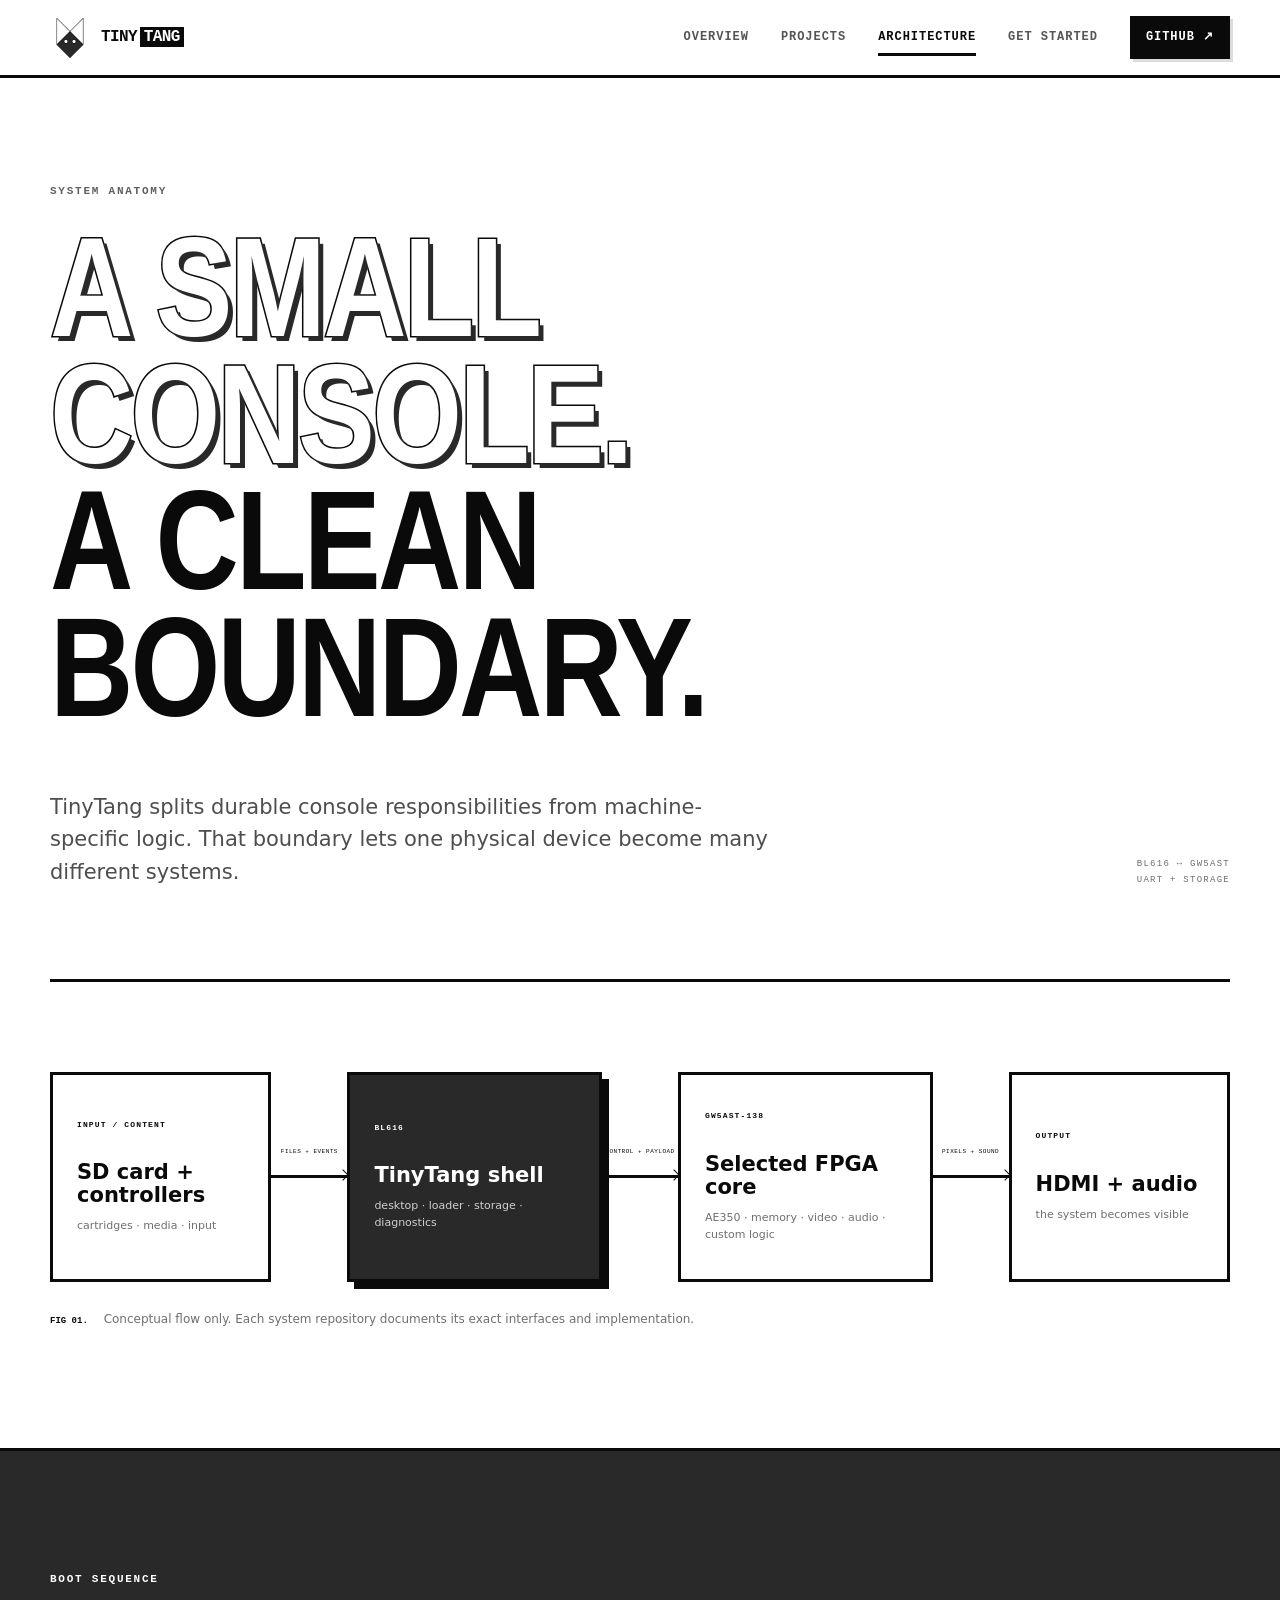
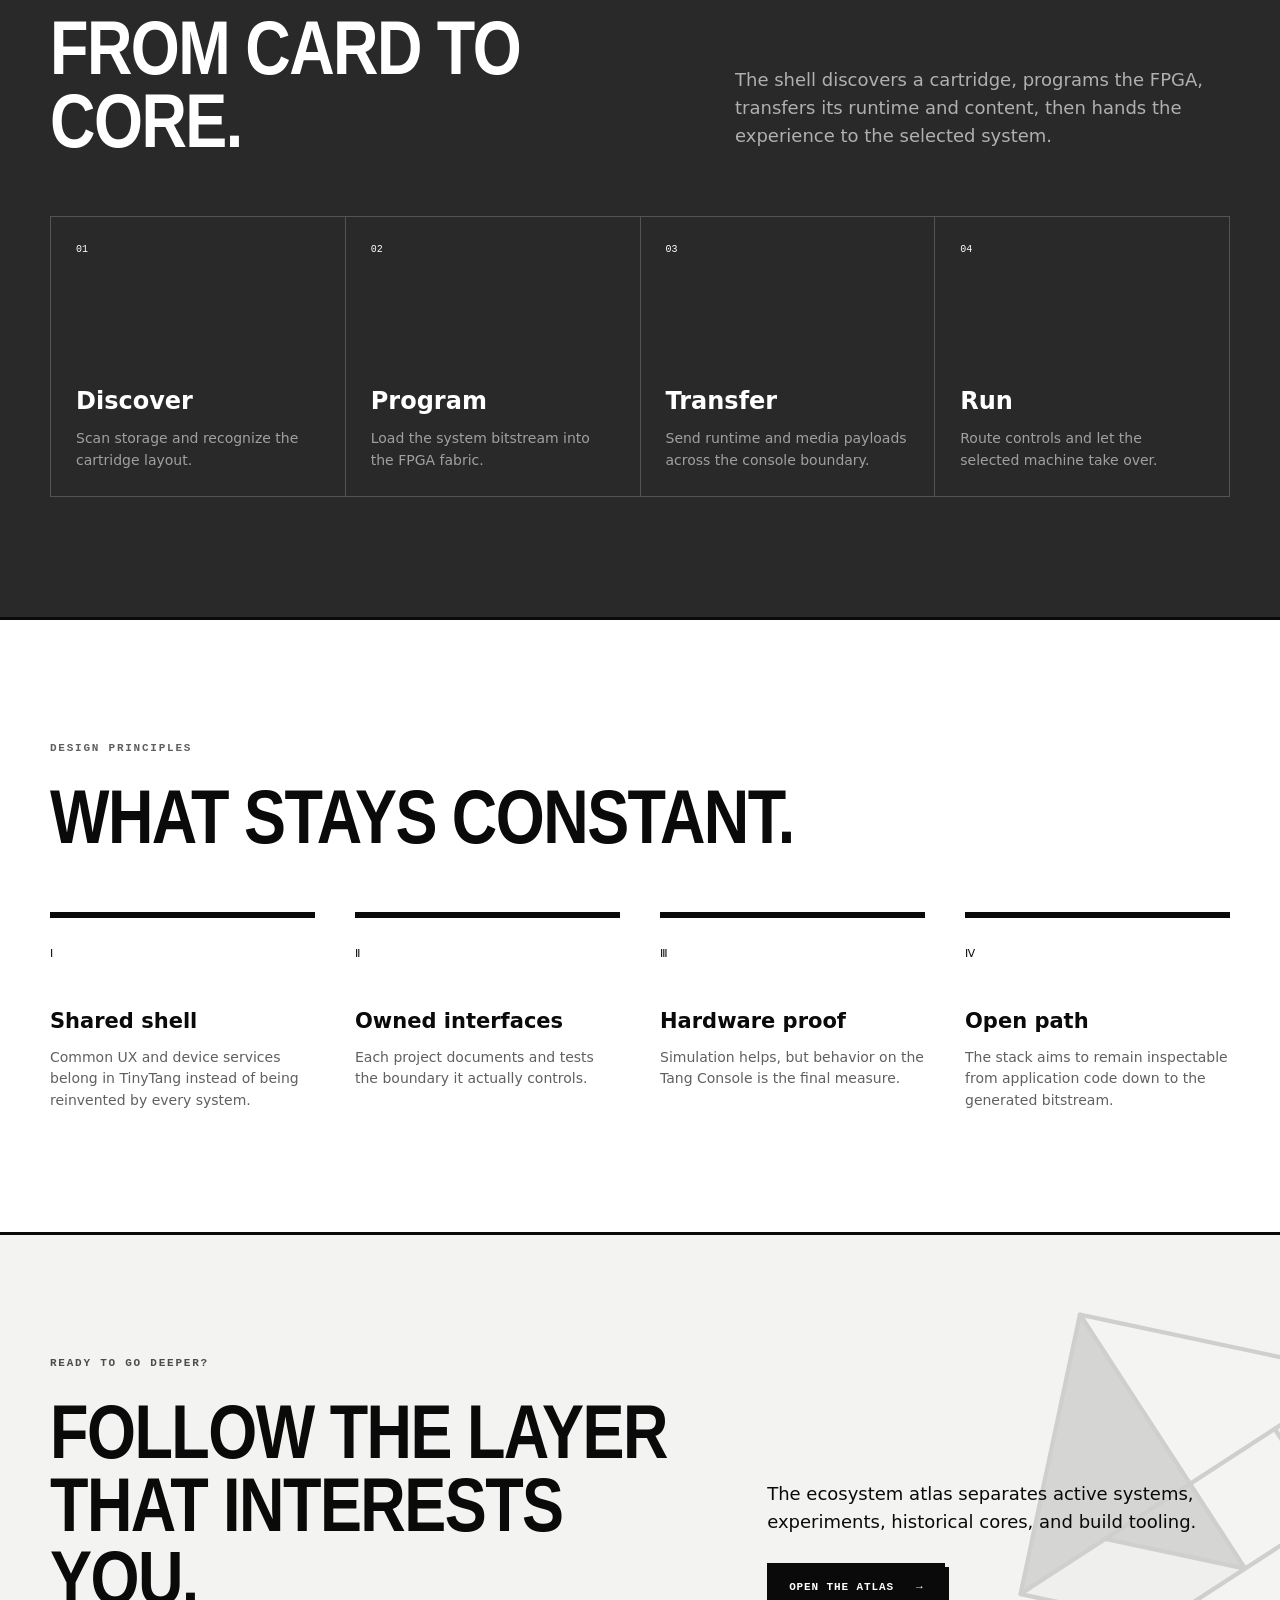
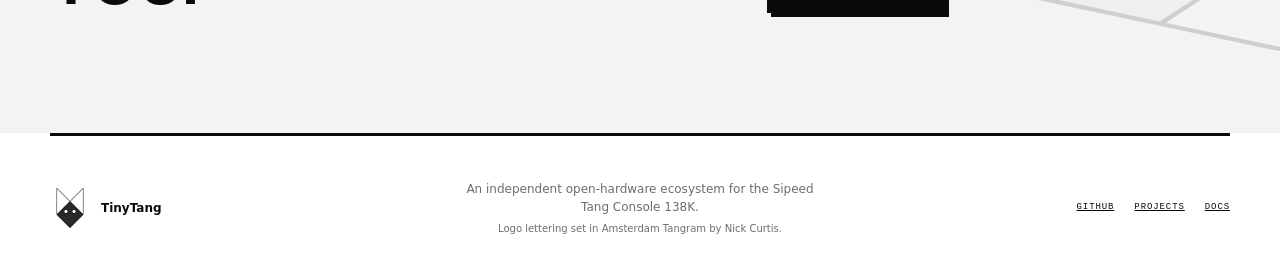
<file: architecture.html>
<!doctype html>
<html lang="en">
<head>
  <meta charset="utf-8"><meta name="viewport" content="width=device-width, initial-scale=1">
  <meta name="description" content="How the TinyTang console shell, FPGA cores, runtimes, and storage fit together.">
  <meta name="theme-color" content="#ffffff"><title>Architecture — TinyTang</title>
  <link rel="icon" href="favicon.ico" sizes="any">
  <link rel="icon" type="image/png" sizes="32x32" href="assets/brand/favicon-32.png">
  <link rel="icon" type="image/png" sizes="16x16" href="assets/brand/favicon-16.png">
  <link rel="apple-touch-icon" href="apple-touch-icon.png">
  <meta property="og:type" content="website">
  <meta property="og:site_name" content="TinyTang">
  <meta property="og:title" content="Architecture — TinyTang">
  <meta property="og:description" content="How the TinyTang console shell, FPGA cores, runtimes, and storage fit together.">
  <meta property="og:url" content="https://aquasock.github.io/architecture.html">
  <meta property="og:image" content="https://aquasock.github.io/assets/brand/tinytang-og.png">
  <meta property="og:image:width" content="1200">
  <meta property="og:image:height" content="630">
  <meta property="og:image:alt" content="The TinyTang logo: a tangram cat beside the words Tiny Tang">
  <meta name="twitter:card" content="summary_large_image">
  <link rel="stylesheet" href="styles.css"><script src="site.js" defer></script>
</head>
<body>
  <a class="skip-link" href="#content">Skip to content</a>
  <header class="site-header" data-header>
    <a class="brand" href="index.html" aria-label="TinyTang home"><img class="brand-mark" src="assets/brand/tinytang-mark-80.png" width="40" height="40" alt=""><span>TINY<span>TANG</span></span></a>
    <button class="nav-toggle" type="button" aria-expanded="false" aria-controls="site-nav" data-nav-toggle><span class="sr-only">Toggle navigation</span><i></i><i></i><i></i></button>
    <nav class="site-nav" id="site-nav" aria-label="Primary navigation" data-nav><a href="index.html">Overview</a><a href="projects.html">Projects</a><a href="architecture.html" aria-current="page">Architecture</a><a href="start.html">Get started</a><a class="nav-github" href="https://github.com/aquasock" rel="noopener">GitHub <span aria-hidden="true">↗</span></a></nav>
  </header>
  <main id="content">
    <section class="page-hero page-hero-architecture section-shell">
      <p class="eyebrow reveal">System anatomy</p>
      <h1 class="reveal">A small console.<br><em>A clean boundary.</em></h1>
      <div class="page-intro reveal"><p>TinyTang splits durable console responsibilities from machine-specific logic. That boundary lets one physical device become many different systems.</p><span class="coordinate">BL616 ↔ GW5AST<br>UART + STORAGE</span></div>
    </section>

    <section class="diagram-section section-shell">
      <div class="architecture-map reveal" aria-label="TinyTang data flow diagram">
        <div class="arch-source arch-block">
          <span>INPUT / CONTENT</span>
          <strong>SD card + controllers</strong>
          <small>cartridges · media · input</small>
        </div>
        <div class="arch-wire wire-one"><span>FILES + EVENTS</span></div>
        <div class="arch-host arch-block arch-featured">
          <span>BL616</span>
          <strong>TinyTang shell</strong>
          <small>desktop · loader · storage · diagnostics</small>
        </div>
        <div class="arch-wire wire-two"><span>CONTROL + PAYLOAD</span></div>
        <div class="arch-fpga arch-block">
          <span>GW5AST-138</span>
          <strong>Selected FPGA core</strong>
          <small>AE350 · memory · video · audio · custom logic</small>
        </div>
        <div class="arch-wire wire-three"><span>PIXELS + SOUND</span></div>
        <div class="arch-output arch-block">
          <span>OUTPUT</span>
          <strong>HDMI + audio</strong>
          <small>the system becomes visible</small>
        </div>
      </div>
      <p class="diagram-caption reveal"><span>FIG 01.</span> Conceptual flow only. Each system repository documents its exact interfaces and implementation.</p>
    </section>

    <section class="section section-dark">
      <div class="section-shell">
        <div class="section-heading reveal"><div><p class="eyebrow">Boot sequence</p><h2>From card to core.</h2></div><p>The shell discovers a cartridge, programs the FPGA, transfers its runtime and content, then hands the experience to the selected system.</p></div>
        <ol class="boot-sequence">
          <li class="reveal"><span>01</span><div><h3>Discover</h3><p>Scan storage and recognize the cartridge layout.</p></div></li>
          <li class="reveal"><span>02</span><div><h3>Program</h3><p>Load the system bitstream into the FPGA fabric.</p></div></li>
          <li class="reveal"><span>03</span><div><h3>Transfer</h3><p>Send runtime and media payloads across the console boundary.</p></div></li>
          <li class="reveal"><span>04</span><div><h3>Run</h3><p>Route controls and let the selected machine take over.</p></div></li>
        </ol>
      </div>
    </section>

    <section class="section section-shell principles">
      <div class="section-heading reveal"><div><p class="eyebrow">Design principles</p><h2>What stays constant.</h2></div></div>
      <div class="principle-grid">
        <article class="reveal"><span>Ⅰ</span><h3>Shared shell</h3><p>Common UX and device services belong in TinyTang instead of being reinvented by every system.</p></article>
        <article class="reveal"><span>Ⅱ</span><h3>Owned interfaces</h3><p>Each project documents and tests the boundary it actually controls.</p></article>
        <article class="reveal"><span>Ⅲ</span><h3>Hardware proof</h3><p>Simulation helps, but behavior on the Tang Console is the final measure.</p></article>
        <article class="reveal"><span>Ⅳ</span><h3>Open path</h3><p>The stack aims to remain inspectable from application code down to the generated bitstream.</p></article>
      </div>
    </section>

    <section class="section section-accent"><div class="section-shell closing-grid reveal"><div><p class="eyebrow">Ready to go deeper?</p><h2>Follow the layer<br>that interests you.</h2></div><div><p>The ecosystem atlas separates active systems, experiments, historical cores, and build tooling.</p><a class="button button-dark" href="projects.html">Open the atlas <span aria-hidden="true">→</span></a></div></div></section>
  </main>
  <footer class="site-footer section-shell"><div class="footer-brand"><img class="brand-mark" src="assets/brand/tinytang-mark-80.png" width="40" height="40" alt=""><strong>TinyTang</strong></div><p>An independent open-hardware ecosystem for the Sipeed Tang Console 138K.<span class="footer-credit">Logo lettering set in Amsterdam Tangram by Nick Curtis.</span></p><div><a href="https://github.com/aquasock">GitHub</a><a href="projects.html">Projects</a><a href="start.html">Docs</a></div></footer>
</body>
</html>
</file>
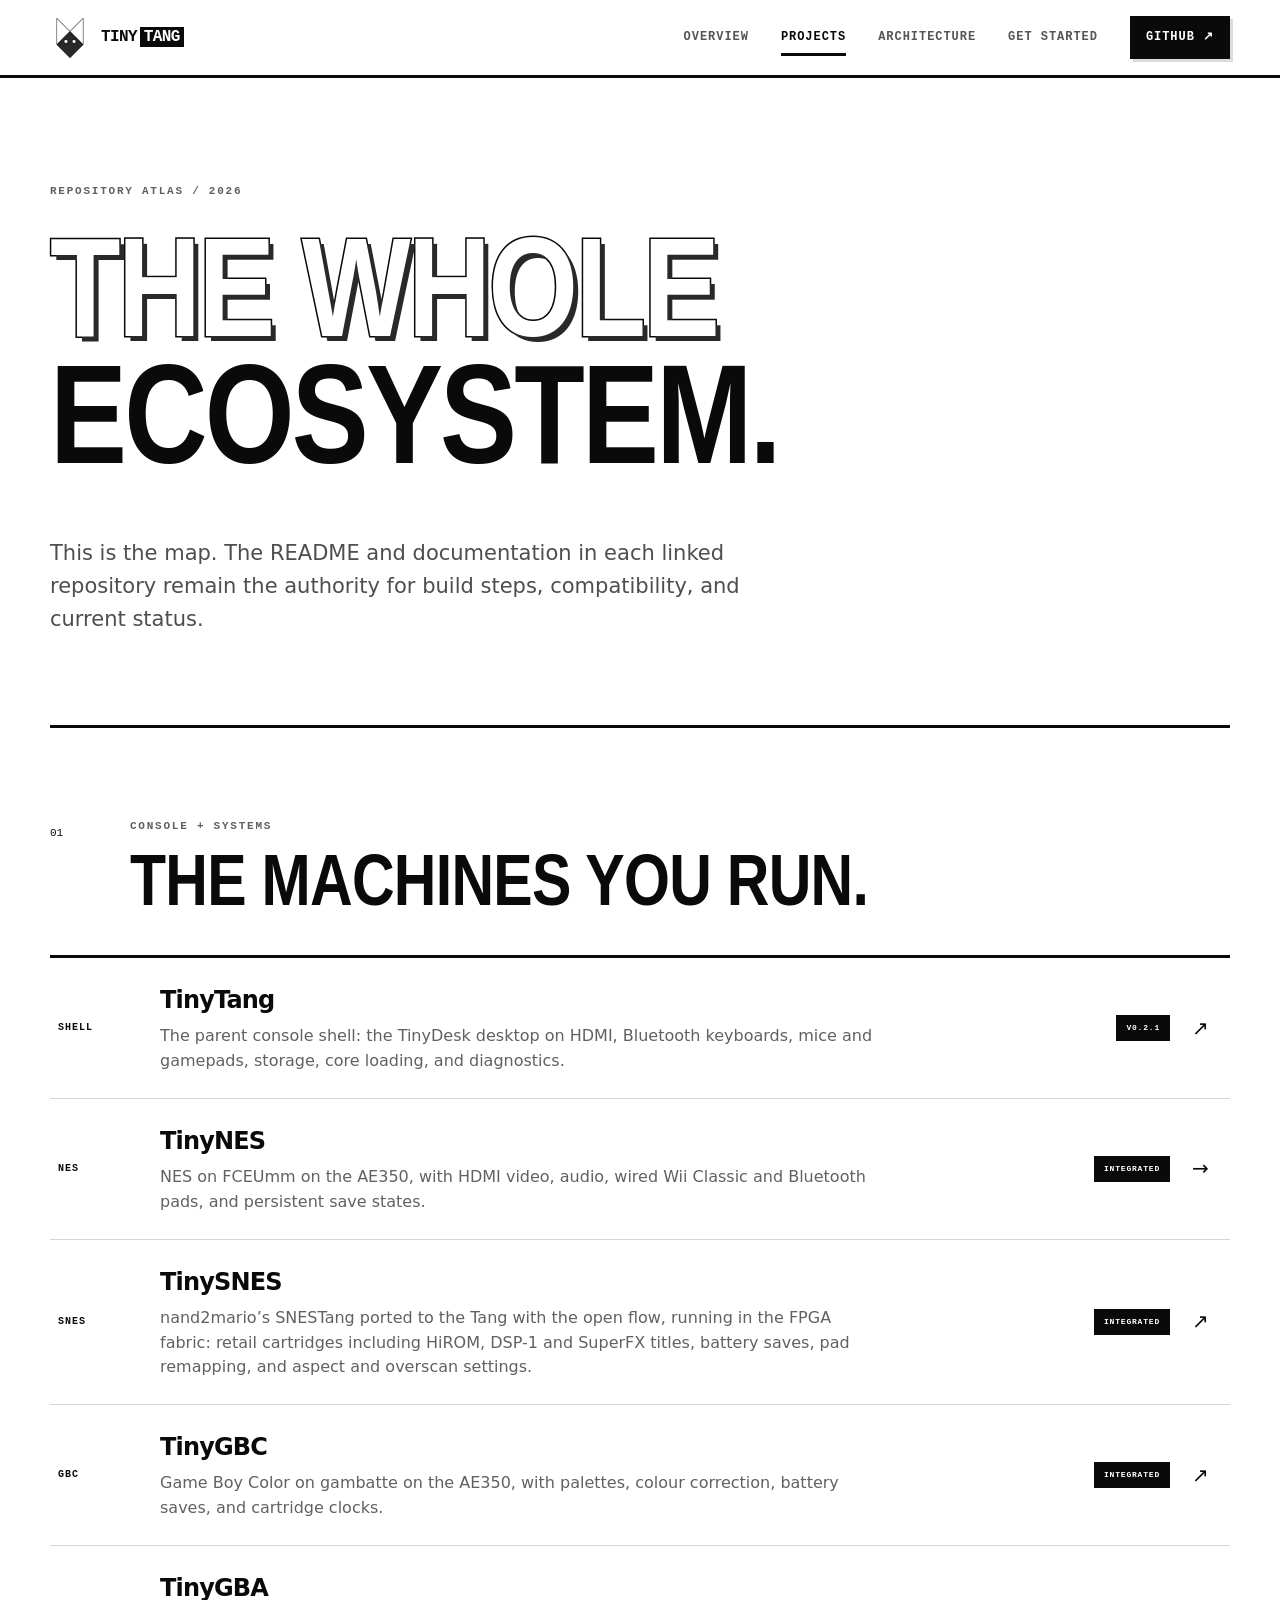
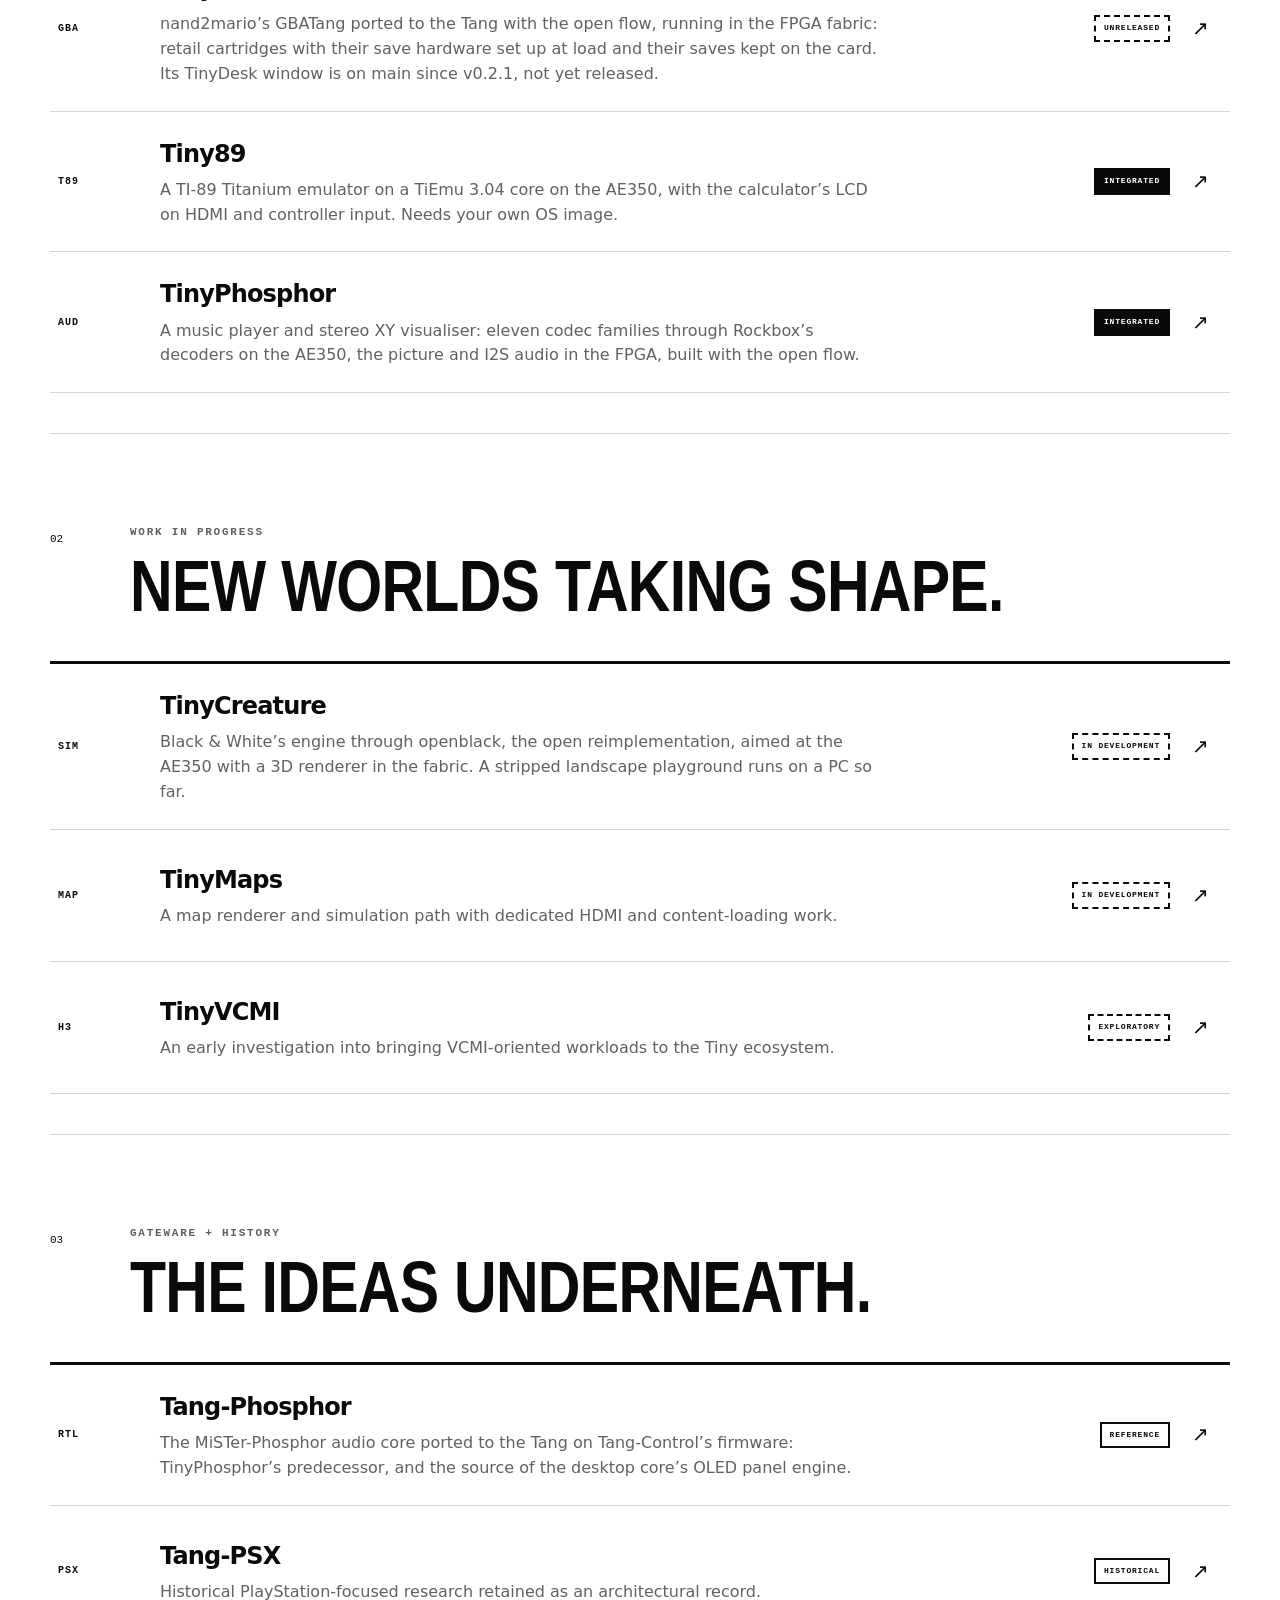
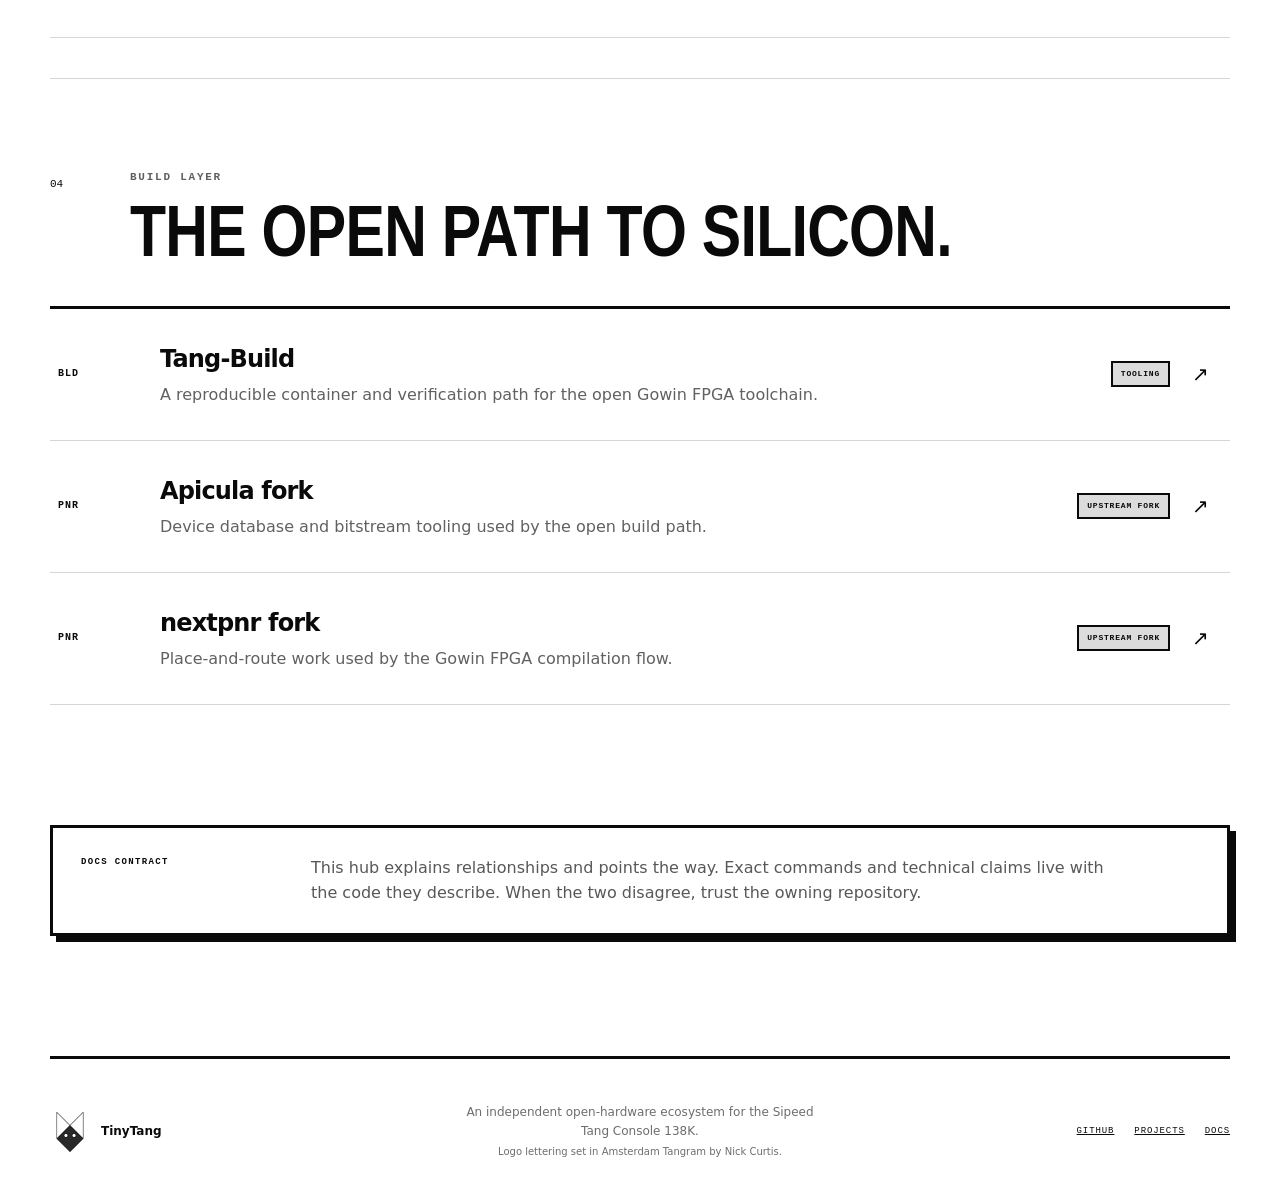
<file: projects.html>
<!doctype html>
<html lang="en">
<head>
  <meta charset="utf-8"><meta name="viewport" content="width=device-width, initial-scale=1">
  <meta name="description" content="A map of projects in the TinyTang FPGA console ecosystem.">
  <meta name="theme-color" content="#ffffff"><title>Projects — TinyTang</title>
  <link rel="icon" href="favicon.ico" sizes="any">
  <link rel="icon" type="image/png" sizes="32x32" href="assets/brand/favicon-32.png">
  <link rel="icon" type="image/png" sizes="16x16" href="assets/brand/favicon-16.png">
  <link rel="apple-touch-icon" href="apple-touch-icon.png">
  <meta property="og:type" content="website">
  <meta property="og:site_name" content="TinyTang">
  <meta property="og:title" content="Projects — TinyTang">
  <meta property="og:description" content="A map of projects in the TinyTang FPGA console ecosystem.">
  <meta property="og:url" content="https://aquasock.github.io/projects.html">
  <meta property="og:image" content="https://aquasock.github.io/assets/brand/tinytang-og.png">
  <meta property="og:image:width" content="1200">
  <meta property="og:image:height" content="630">
  <meta property="og:image:alt" content="The TinyTang logo: a tangram cat beside the words Tiny Tang">
  <meta name="twitter:card" content="summary_large_image">
  <link rel="stylesheet" href="styles.css"><script src="site.js" defer></script>
</head>
<body>
  <a class="skip-link" href="#content">Skip to content</a>
  <header class="site-header" data-header>
    <a class="brand" href="index.html" aria-label="TinyTang home"><img class="brand-mark" src="assets/brand/tinytang-mark-80.png" width="40" height="40" alt=""><span>TINY<span>TANG</span></span></a>
    <button class="nav-toggle" type="button" aria-expanded="false" aria-controls="site-nav" data-nav-toggle><span class="sr-only">Toggle navigation</span><i></i><i></i><i></i></button>
    <nav class="site-nav" id="site-nav" aria-label="Primary navigation" data-nav>
      <a href="index.html">Overview</a><a href="projects.html" aria-current="page">Projects</a><a href="architecture.html">Architecture</a><a href="start.html">Get started</a><a class="nav-github" href="https://github.com/aquasock" rel="noopener">GitHub <span aria-hidden="true">↗</span></a>
    </nav>
  </header>
  <main id="content">
    <section class="page-hero section-shell">
      <p class="eyebrow reveal">Repository atlas / 2026</p>
      <h1 class="reveal">The whole<br><em>ecosystem.</em></h1>
      <div class="page-intro reveal"><p>This is the map. The README and documentation in each linked repository remain the authority for build steps, compatibility, and current status.</p></div>
    </section>

    <section class="project-section section-shell" id="systems">
      <div class="project-section-title reveal"><span>01</span><div><p class="eyebrow">Console + systems</p><h2>The machines you run.</h2></div></div>
      <div class="project-list">
        <a class="project-row reveal" href="https://github.com/aquasock/TinyTang"><span class="project-code">SHELL</span><div><h3>TinyTang</h3><p>The parent console shell: the TinyDesk desktop on HDMI, Bluetooth keyboards, mice and gamepads, storage, core loading, and diagnostics.</p></div><span class="pill pill-stable">v0.2.1</span><i>↗</i></a>
        <a class="project-row reveal" href="projects/tinynes/"><span class="project-code">NES</span><div><h3>TinyNES</h3><p>NES on FCEUmm on the AE350, with HDMI video, audio, wired Wii Classic and Bluetooth pads, and persistent save states.</p></div><span class="pill pill-live">Integrated</span><i>→</i></a>
        <a class="project-row reveal" href="https://github.com/aquasock/TinySNES"><span class="project-code">SNES</span><div><h3>TinySNES</h3><p>nand2mario’s SNESTang ported to the Tang with the open flow, running in the FPGA fabric: retail cartridges including HiROM, DSP-1 and SuperFX titles, battery saves, pad remapping, and aspect and overscan settings.</p></div><span class="pill pill-live">Integrated</span><i>↗</i></a>
        <a class="project-row reveal" href="https://github.com/aquasock/TinyGBC"><span class="project-code">GBC</span><div><h3>TinyGBC</h3><p>Game Boy Color on gambatte on the AE350, with palettes, colour correction, battery saves, and cartridge clocks.</p></div><span class="pill pill-live">Integrated</span><i>↗</i></a>
        <a class="project-row reveal" href="https://github.com/aquasock/TinyGBA"><span class="project-code">GBA</span><div><h3>TinyGBA</h3><p>nand2mario’s GBATang ported to the Tang with the open flow, running in the FPGA fabric: retail cartridges with their save hardware set up at load and their saves kept on the card. Its TinyDesk window is on main since v0.2.1, not yet released.</p></div><span class="pill pill-wip">Unreleased</span><i>↗</i></a>
        <a class="project-row reveal" href="https://github.com/aquasock/Tiny89"><span class="project-code">T89</span><div><h3>Tiny89</h3><p>A TI-89 Titanium emulator on a TiEmu 3.04 core on the AE350, with the calculator’s LCD on HDMI and controller input. Needs your own OS image.</p></div><span class="pill pill-live">Integrated</span><i>↗</i></a>
        <a class="project-row reveal" href="https://github.com/aquasock/TinyPhosphor"><span class="project-code">AUD</span><div><h3>TinyPhosphor</h3><p>A music player and stereo XY visualiser: eleven codec families through Rockbox’s decoders on the AE350, the picture and I2S audio in the FPGA, built with the open flow.</p></div><span class="pill pill-live">Integrated</span><i>↗</i></a>
      </div>
    </section>

    <section class="project-section section-shell section-rule" id="experiments">
      <div class="project-section-title reveal"><span>02</span><div><p class="eyebrow">Work in progress</p><h2>New worlds taking shape.</h2></div></div>
      <div class="project-list">
        <a class="project-row reveal" href="https://github.com/aquasock/TinyCreature"><span class="project-code">SIM</span><div><h3>TinyCreature</h3><p>Black &amp; White’s engine through openblack, the open reimplementation, aimed at the AE350 with a 3D renderer in the fabric. A stripped landscape playground runs on a PC so far.</p></div><span class="pill pill-wip">In development</span><i>↗</i></a>
        <a class="project-row reveal" href="https://github.com/aquasock/TinyMaps"><span class="project-code">MAP</span><div><h3>TinyMaps</h3><p>A map renderer and simulation path with dedicated HDMI and content-loading work.</p></div><span class="pill pill-wip">In development</span><i>↗</i></a>
        <a class="project-row reveal" href="https://github.com/aquasock/TinyVCMI"><span class="project-code">H3</span><div><h3>TinyVCMI</h3><p>An early investigation into bringing VCMI-oriented workloads to the Tiny ecosystem.</p></div><span class="pill pill-wip">Exploratory</span><i>↗</i></a>
      </div>
    </section>

    <section class="project-section section-shell section-rule" id="cores">
      <div class="project-section-title reveal"><span>03</span><div><p class="eyebrow">Gateware + history</p><h2>The ideas underneath.</h2></div></div>
      <div class="project-list">
        <a class="project-row reveal" href="https://github.com/aquasock/Tang-Phosphor"><span class="project-code">RTL</span><div><h3>Tang-Phosphor</h3><p>The MiSTer-Phosphor audio core ported to the Tang on Tang-Control’s firmware: TinyPhosphor’s predecessor, and the source of the desktop core’s OLED panel engine.</p></div><span class="pill">Reference</span><i>↗</i></a>
        <a class="project-row reveal" href="https://github.com/aquasock/Tang-PSX"><span class="project-code">PSX</span><div><h3>Tang-PSX</h3><p>Historical PlayStation-focused research retained as an architectural record.</p></div><span class="pill">Historical</span><i>↗</i></a>
      </div>
    </section>

    <section class="project-section section-shell section-rule" id="tooling">
      <div class="project-section-title reveal"><span>04</span><div><p class="eyebrow">Build layer</p><h2>The open path to silicon.</h2></div></div>
      <div class="project-list">
        <a class="project-row reveal" href="https://github.com/aquasock/Tang-Build"><span class="project-code">BLD</span><div><h3>Tang-Build</h3><p>A reproducible container and verification path for the open Gowin FPGA toolchain.</p></div><span class="pill pill-tool">Tooling</span><i>↗</i></a>
        <a class="project-row reveal" href="https://github.com/aquasock/apicula"><span class="project-code">PNR</span><div><h3>Apicula fork</h3><p>Device database and bitstream tooling used by the open build path.</p></div><span class="pill pill-tool">Upstream fork</span><i>↗</i></a>
        <a class="project-row reveal" href="https://github.com/aquasock/nextpnr"><span class="project-code">PNR</span><div><h3>nextpnr fork</h3><p>Place-and-route work used by the Gowin FPGA compilation flow.</p></div><span class="pill pill-tool">Upstream fork</span><i>↗</i></a>
      </div>
    </section>

    <aside class="source-note section-shell reveal"><span>DOCS CONTRACT</span><p>This hub explains relationships and points the way. Exact commands and technical claims live with the code they describe. When the two disagree, trust the owning repository.</p></aside>
  </main>
  <footer class="site-footer section-shell"><div class="footer-brand"><img class="brand-mark" src="assets/brand/tinytang-mark-80.png" width="40" height="40" alt=""><strong>TinyTang</strong></div><p>An independent open-hardware ecosystem for the Sipeed Tang Console 138K.<span class="footer-credit">Logo lettering set in Amsterdam Tangram by Nick Curtis.</span></p><div><a href="https://github.com/aquasock">GitHub</a><a href="projects.html">Projects</a><a href="start.html">Docs</a></div></footer>
</body>
</html>
</file>
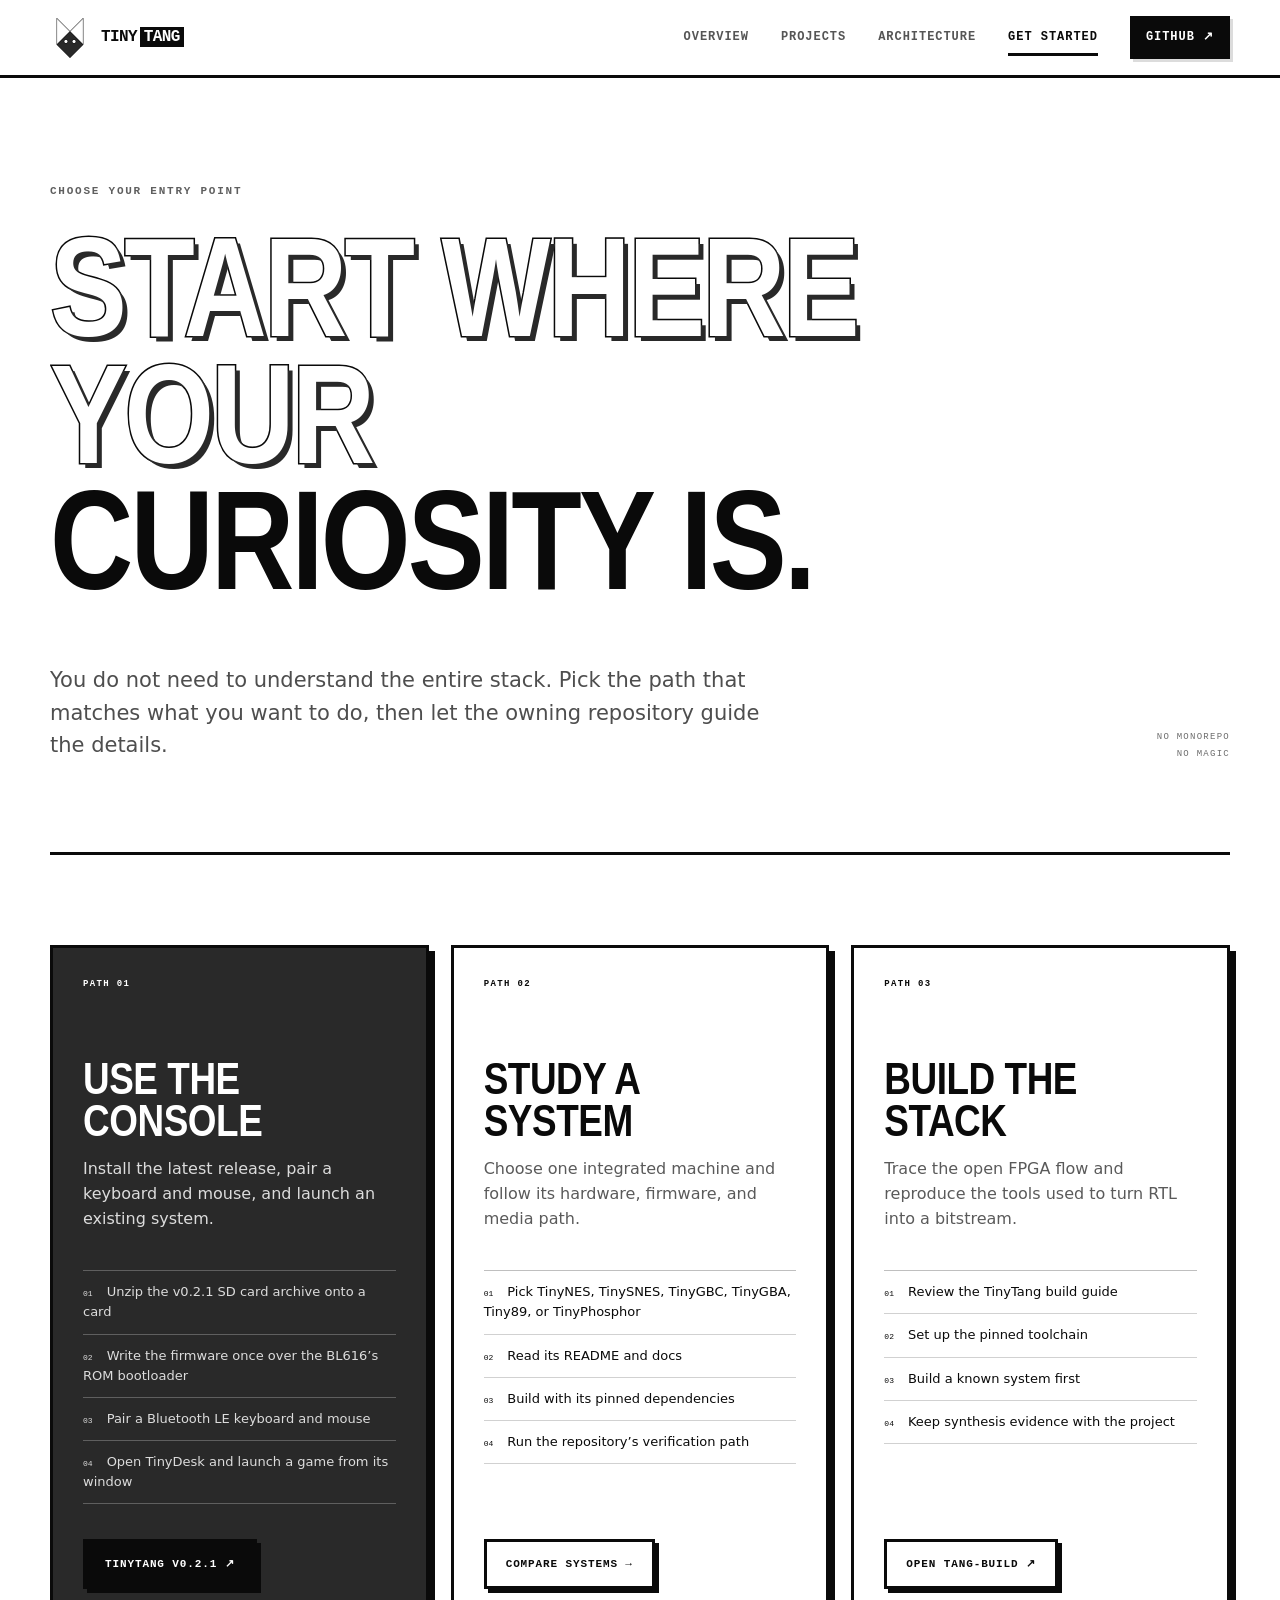
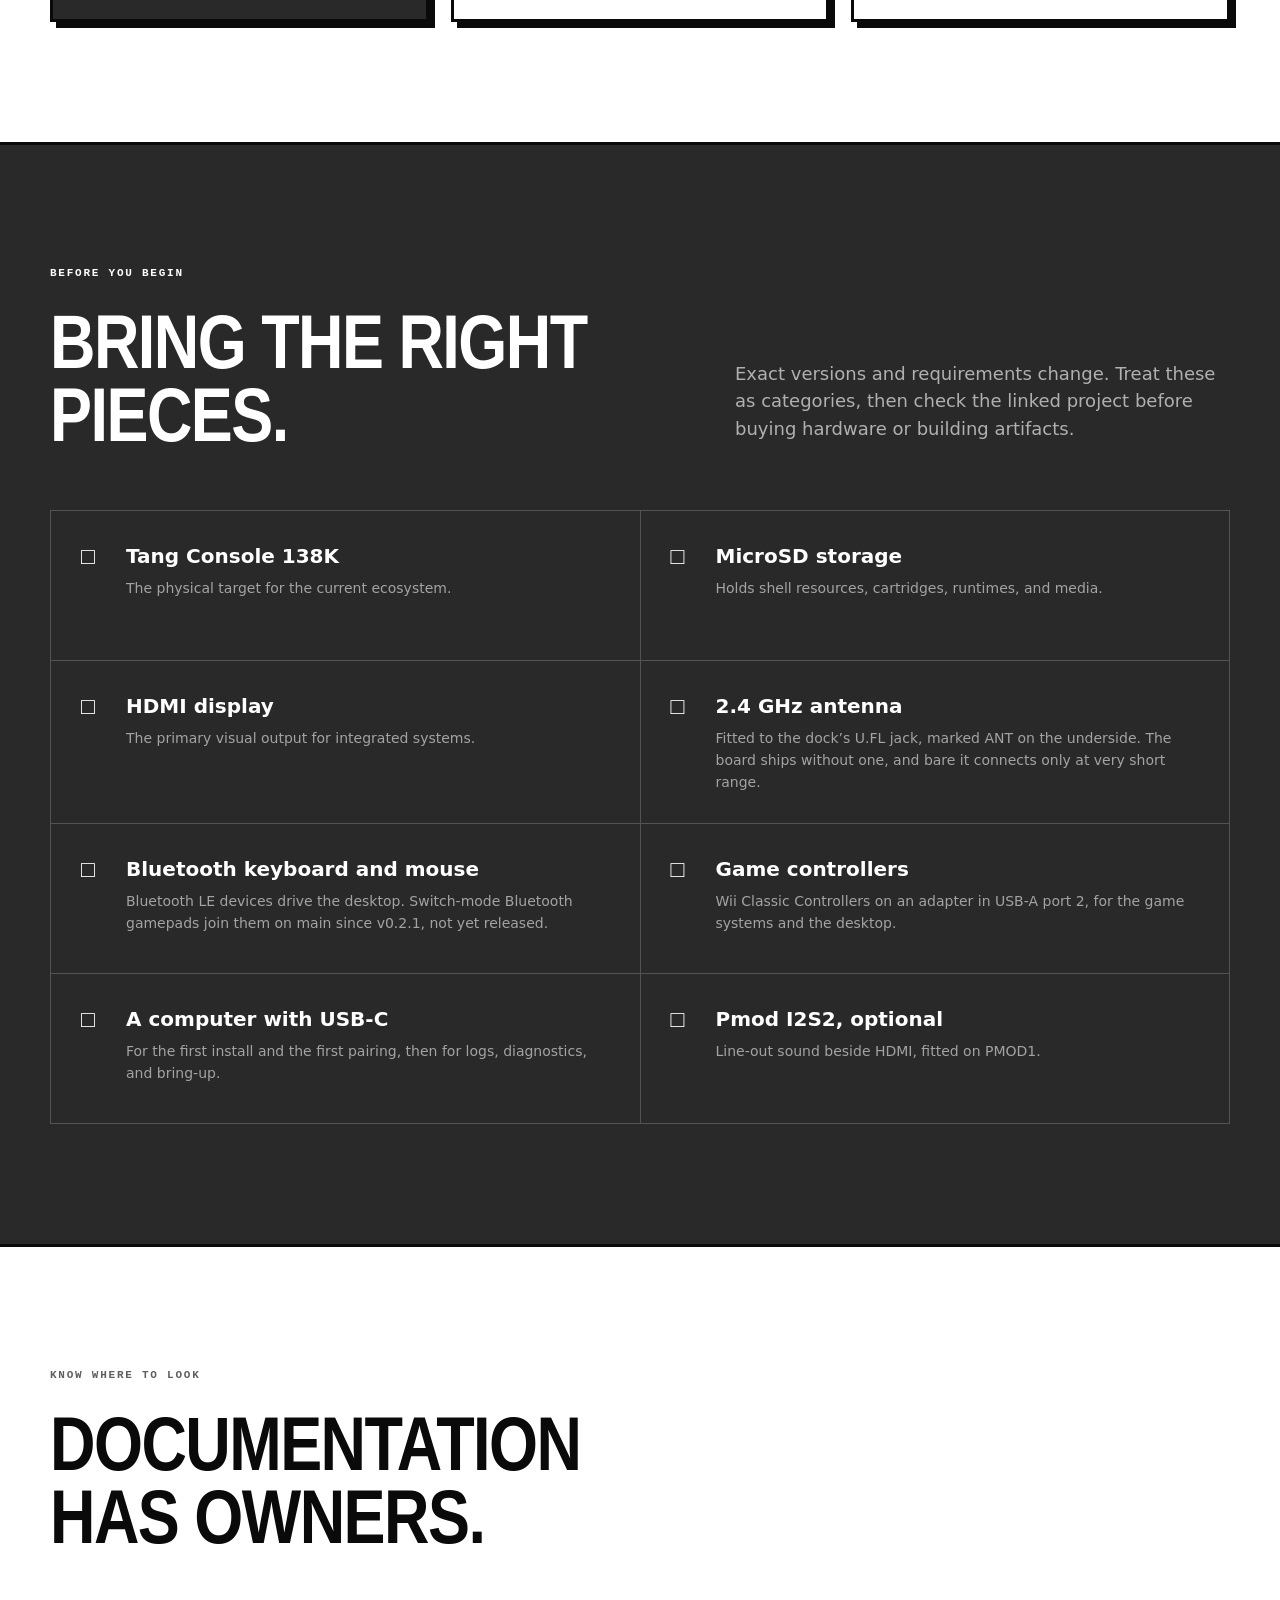
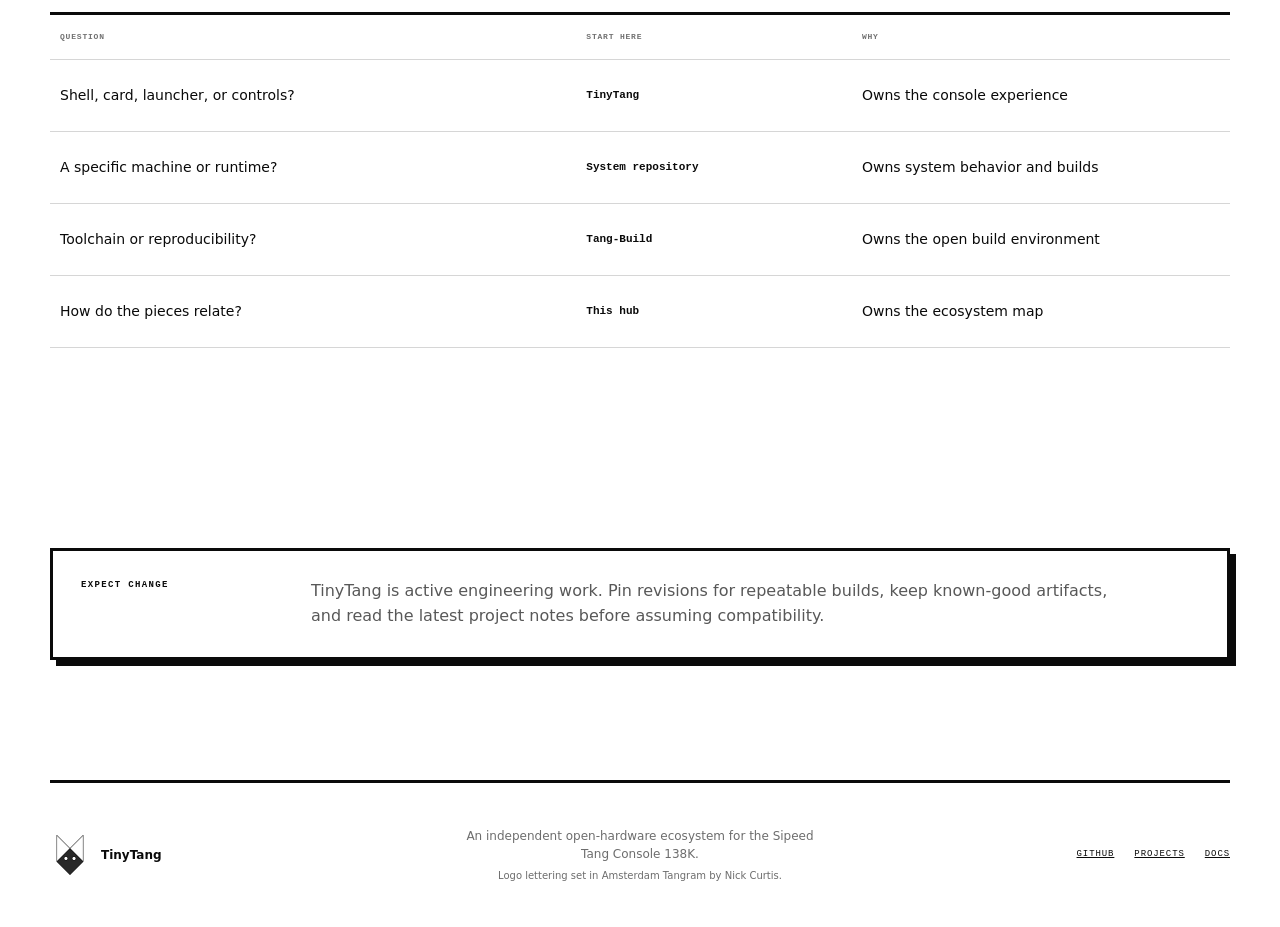
<file: start.html>
<!doctype html>
<html lang="en">
<head>
  <meta charset="utf-8"><meta name="viewport" content="width=device-width, initial-scale=1">
  <meta name="description" content="Choose a path into the TinyTang open FPGA console ecosystem.">
  <meta name="theme-color" content="#ffffff"><title>Get started — TinyTang</title>
  <link rel="icon" href="favicon.ico" sizes="any">
  <link rel="icon" type="image/png" sizes="32x32" href="assets/brand/favicon-32.png">
  <link rel="icon" type="image/png" sizes="16x16" href="assets/brand/favicon-16.png">
  <link rel="apple-touch-icon" href="apple-touch-icon.png">
  <meta property="og:type" content="website">
  <meta property="og:site_name" content="TinyTang">
  <meta property="og:title" content="Get started — TinyTang">
  <meta property="og:description" content="Choose a path into the TinyTang open FPGA console ecosystem.">
  <meta property="og:url" content="https://aquasock.github.io/start.html">
  <meta property="og:image" content="https://aquasock.github.io/assets/brand/tinytang-og.png">
  <meta property="og:image:width" content="1200">
  <meta property="og:image:height" content="630">
  <meta property="og:image:alt" content="The TinyTang logo: a tangram cat beside the words Tiny Tang">
  <meta name="twitter:card" content="summary_large_image">
  <link rel="stylesheet" href="styles.css"><script src="site.js" defer></script>
</head>
<body>
  <a class="skip-link" href="#content">Skip to content</a>
  <header class="site-header" data-header>
    <a class="brand" href="index.html" aria-label="TinyTang home"><img class="brand-mark" src="assets/brand/tinytang-mark-80.png" width="40" height="40" alt=""><span>TINY<span>TANG</span></span></a>
    <button class="nav-toggle" type="button" aria-expanded="false" aria-controls="site-nav" data-nav-toggle><span class="sr-only">Toggle navigation</span><i></i><i></i><i></i></button>
    <nav class="site-nav" id="site-nav" aria-label="Primary navigation" data-nav><a href="index.html">Overview</a><a href="projects.html">Projects</a><a href="architecture.html">Architecture</a><a href="start.html" aria-current="page">Get started</a><a class="nav-github" href="https://github.com/aquasock" rel="noopener">GitHub <span aria-hidden="true">↗</span></a></nav>
  </header>
  <main id="content">
    <section class="page-hero section-shell">
      <p class="eyebrow reveal">Choose your entry point</p>
      <h1 class="reveal">Start where your<br><em>curiosity is.</em></h1>
      <div class="page-intro reveal"><p>You do not need to understand the entire stack. Pick the path that matches what you want to do, then let the owning repository guide the details.</p><span class="coordinate">NO MONOREPO<br>NO MAGIC</span></div>
    </section>

    <section class="path-section section-shell">
      <div class="path-grid">
        <article class="path-card path-card-accent reveal">
          <span class="path-number">PATH 01</span><h2>Use the console</h2><p>Install the latest release, pair a keyboard and mouse, and launch an existing system.</p>
          <ol><li>Unzip the v0.2.1 SD card archive onto a card</li><li>Write the firmware once over the BL616’s ROM bootloader</li><li>Pair a Bluetooth LE keyboard and mouse</li><li>Open TinyDesk and launch a game from its window</li></ol>
          <a class="button button-dark" href="https://github.com/aquasock/TinyTang/releases/latest">TinyTang v0.2.1 ↗</a>
        </article>
        <article class="path-card reveal">
          <span class="path-number">PATH 02</span><h2>Study a system</h2><p>Choose one integrated machine and follow its hardware, firmware, and media path.</p>
          <ol><li>Pick TinyNES, TinySNES, TinyGBC, TinyGBA, Tiny89, or TinyPhosphor</li><li>Read its README and docs</li><li>Build with its pinned dependencies</li><li>Run the repository’s verification path</li></ol>
          <a class="button button-outline" href="projects.html#systems">Compare systems →</a>
        </article>
        <article class="path-card reveal">
          <span class="path-number">PATH 03</span><h2>Build the stack</h2><p>Trace the open FPGA flow and reproduce the tools used to turn RTL into a bitstream.</p>
          <ol><li>Review the TinyTang build guide</li><li>Set up the pinned toolchain</li><li>Build a known system first</li><li>Keep synthesis evidence with the project</li></ol>
          <a class="button button-outline" href="https://github.com/aquasock/Tang-Build">Open Tang-Build ↗</a>
        </article>
      </div>
    </section>

    <section class="section section-dark">
      <div class="section-shell start-checklist">
        <div class="section-heading reveal"><div><p class="eyebrow">Before you begin</p><h2>Bring the right pieces.</h2></div><p>Exact versions and requirements change. Treat these as categories, then check the linked project before buying hardware or building artifacts.</p></div>
        <div class="check-grid">
          <div class="check-item reveal"><span>□</span><div><h3>Tang Console 138K</h3><p>The physical target for the current ecosystem.</p></div></div>
          <div class="check-item reveal"><span>□</span><div><h3>MicroSD storage</h3><p>Holds shell resources, cartridges, runtimes, and media.</p></div></div>
          <div class="check-item reveal"><span>□</span><div><h3>HDMI display</h3><p>The primary visual output for integrated systems.</p></div></div>
          <div class="check-item reveal"><span>□</span><div><h3>2.4 GHz antenna</h3><p>Fitted to the dock’s U.FL jack, marked ANT on the underside. The board ships without one, and bare it connects only at very short range.</p></div></div>
          <div class="check-item reveal"><span>□</span><div><h3>Bluetooth keyboard and mouse</h3><p>Bluetooth LE devices drive the desktop. Switch-mode Bluetooth gamepads join them on main since v0.2.1, not yet released.</p></div></div>
          <div class="check-item reveal"><span>□</span><div><h3>Game controllers</h3><p>Wii Classic Controllers on an adapter in USB-A port 2, for the game systems and the desktop.</p></div></div>
          <div class="check-item reveal"><span>□</span><div><h3>A computer with USB-C</h3><p>For the first install and the first pairing, then for logs, diagnostics, and bring-up.</p></div></div>
          <div class="check-item reveal"><span>□</span><div><h3>Pmod I2S2, optional</h3><p>Line-out sound beside HDMI, fitted on PMOD1.</p></div></div>
        </div>
      </div>
    </section>

    <section class="section section-shell docs-routing">
      <div class="section-heading reveal"><div><p class="eyebrow">Know where to look</p><h2>Documentation has owners.</h2></div></div>
      <div class="routing-table reveal" role="table" aria-label="Documentation routing">
        <div role="row"><strong role="columnheader">Question</strong><strong role="columnheader">Start here</strong><strong role="columnheader">Why</strong></div>
        <a role="row" href="https://github.com/aquasock/TinyTang"><span role="cell">Shell, card, launcher, or controls?</span><b role="cell">TinyTang</b><span role="cell">Owns the console experience</span></a>
        <a role="row" href="projects.html#systems"><span role="cell">A specific machine or runtime?</span><b role="cell">System repository</b><span role="cell">Owns system behavior and builds</span></a>
        <a role="row" href="https://github.com/aquasock/Tang-Build"><span role="cell">Toolchain or reproducibility?</span><b role="cell">Tang-Build</b><span role="cell">Owns the open build environment</span></a>
        <a role="row" href="architecture.html"><span role="cell">How do the pieces relate?</span><b role="cell">This hub</b><span role="cell">Owns the ecosystem map</span></a>
      </div>
    </section>

    <aside class="source-note section-shell reveal"><span>EXPECT CHANGE</span><p>TinyTang is active engineering work. Pin revisions for repeatable builds, keep known-good artifacts, and read the latest project notes before assuming compatibility.</p></aside>
  </main>
  <footer class="site-footer section-shell"><div class="footer-brand"><img class="brand-mark" src="assets/brand/tinytang-mark-80.png" width="40" height="40" alt=""><strong>TinyTang</strong></div><p>An independent open-hardware ecosystem for the Sipeed Tang Console 138K.<span class="footer-credit">Logo lettering set in Amsterdam Tangram by Nick Curtis.</span></p><div><a href="https://github.com/aquasock">GitHub</a><a href="projects.html">Projects</a><a href="start.html">Docs</a></div></footer>
</body>
</html>
</file>
<file: styles.css>
:root {
  --ink: #0a0a0a;
  --ink-soft: #1a1a1a;
  --char: #292929;
  --grey: #dcdcdc;
  --paper: #ffffff;
  --paper-bright: #ffffff;
  --panel: #f3f3f1;
  --muted: #8a8a8a;
  --line: rgba(0, 0, 0, 0.16);
  --line-light: rgba(255, 255, 255, 0.2);
  --rule: 3px solid var(--ink);
  --hard: 6px 6px 0 var(--ink);
  /* Former accents: on dark panels they are white or light grey. */
  --lime: #ffffff;
  --cyan: #dcdcdc;
  --orange: #ffffff;
  --mono: "SFMono-Regular", "Cascadia Code", "Roboto Mono", Consolas, monospace;
  --sans: Inter, ui-sans-serif, system-ui, -apple-system, BlinkMacSystemFont, "Segoe UI", sans-serif;
  --display: Impact, Haettenschweiler, "Arial Narrow Bold", "Arial Narrow", "Liberation Sans Narrow", "Nimbus Sans Narrow", "DejaVu Sans Condensed", sans-serif;
  --shell: min(1180px, calc(100vw - 48px));
  /* The seven-piece tangram the logo's cat is cut from. */
  --tangram: url("data:image/svg+xml,%3Csvg xmlns='http://www.w3.org/2000/svg' viewBox='-0.1 -0.1 4.2 4.2'%3E%3Cg stroke='%23000' stroke-width='.06' stroke-linejoin='round'%3E%3Cpath fill='%23fff' d='M0 0H4L2 2z'/%3E%3Cpath fill='%23292929' d='M0 0L2 2L0 4z'/%3E%3Cpath fill='%23dcdcdc' d='M4 0V2L3 1z'/%3E%3Cpath fill='%23fff' d='M3 1L4 2L3 3L2 2z'/%3E%3Cpath fill='%23292929' d='M2 2L3 3H1z'/%3E%3Cpath fill='%23dcdcdc' d='M0 4L1 3H3L2 4z'/%3E%3Cpath fill='%23fff' d='M2 4L4 2V4z'/%3E%3C/g%3E%3C/svg%3E");
}

* { box-sizing: border-box; }
html { scroll-behavior: smooth; }
body { margin: 0; color: var(--ink); background: var(--paper); font-family: var(--sans); font-size: 16px; line-height: 1.55; -webkit-font-smoothing: antialiased; }

a { color: inherit; }
a:focus-visible, button:focus-visible { outline: 3px solid var(--ink); outline-offset: 4px; }
.section-dark a:focus-visible, .project-detail-hero a:focus-visible, .error-page a:focus-visible { outline-color: #fff; }
button { font: inherit; }
.section-shell { width: var(--shell); margin-inline: auto; }
.sr-only { position: absolute; width: 1px; height: 1px; padding: 0; margin: -1px; overflow: hidden; clip: rect(0,0,0,0); white-space: nowrap; border: 0; }
.skip-link { position: fixed; top: 8px; left: 8px; z-index: 100; padding: 10px 14px; color: #fff; background: var(--ink); transform: translateY(-150%); }
.skip-link:focus { transform: translateY(0); }

.site-header { position: sticky; top: 0; z-index: 30; display: flex; align-items: center; justify-content: space-between; height: 78px; padding: 0 max(24px, calc((100vw - 1180px) / 2)); color: var(--ink); background: #fff; border-bottom: var(--rule); transition: height .25s; }
.site-header[data-scrolled] { height: 66px; }
.brand { display: flex; align-items: center; gap: 11px; color: var(--ink); font-family: var(--mono); font-weight: 800; letter-spacing: -.04em; text-decoration: none; }
.brand > span:last-child > span { margin-left: 3px; padding: 1px 4px; color: #fff; background: var(--ink); }
.brand-mark { display: block; flex: none; width: 40px; height: 40px; }
.site-nav { display: flex; align-items: center; gap: 32px; }
.site-nav a { position: relative; color: #555; font-family: var(--mono); font-size: 12px; font-weight: 700; letter-spacing: .08em; text-decoration: none; text-transform: uppercase; transition: color .2s; }
.site-nav a:hover, .site-nav a[aria-current="page"] { color: var(--ink); }
.site-nav a[aria-current="page"]::after { content: ""; position: absolute; right: 0; bottom: -9px; left: 0; height: 3px; background: var(--ink); }
.site-nav .nav-github { padding: 10px 14px; color: #fff; background: var(--ink); border: 2px solid var(--ink); box-shadow: 3px 3px 0 var(--grey); transition: transform .15s, box-shadow .15s; }
.site-nav .nav-github:hover { color: #fff; transform: translate(-2px, -2px); box-shadow: 5px 5px 0 var(--grey); }
.nav-toggle { display: none; width: 44px; height: 44px; padding: 11px; border: 0; background: transparent; }
.nav-toggle i { display: block; height: 3px; margin: 4px 0; background: var(--ink); }

.hero { min-height: calc(100vh - 78px); display: grid; grid-template-columns: 1.05fr .95fr; gap: 70px; align-items: center; padding-block: 80px 100px; }
.eyebrow { margin: 0 0 22px; color: #5f5f5f; font-family: var(--mono); font-size: 11px; font-weight: 700; letter-spacing: .16em; text-transform: uppercase; }
.status-dot { display: inline-block; width: 8px; height: 8px; margin-right: 10px; background: var(--ink); transform: rotate(45deg); }
.hero h1, .page-hero h1, .error-page h1 { margin: 0; color: #fff; font-family: var(--display); font-size: clamp(72px, 8.8vw, 138px); font-stretch: condensed; font-weight: 900; letter-spacing: -.02em; line-height: .9; text-transform: uppercase; -webkit-text-stroke: 3px var(--ink); paint-order: stroke fill; text-shadow: 5px 5px 0 var(--char); }
.hero h1 em, .page-hero h1 em, .error-page h1 em { color: var(--ink); font-style: normal; -webkit-text-stroke: 0; text-shadow: none; }
.hero-lede { max-width: 600px; margin: 36px 0 0; color: #404040; font-size: clamp(18px, 2vw, 22px); line-height: 1.55; }
.hero-actions { display: flex; flex-wrap: wrap; gap: 12px; margin-top: 34px; }
.button { display: inline-flex; align-items: center; justify-content: center; gap: 22px; min-height: 50px; padding: 0 19px; color: var(--ink); background: #fff; border: var(--rule); box-shadow: 4px 4px 0 var(--ink); font-family: var(--mono); font-size: 11px; font-weight: 800; letter-spacing: .08em; text-decoration: none; text-transform: uppercase; transition: transform .15s, box-shadow .15s, background .2s, color .2s; }
.button:hover { transform: translate(-2px, -2px); box-shadow: 6px 6px 0 var(--ink); }
.button-primary { color: #fff; background: var(--ink); box-shadow: 4px 4px 0 var(--grey), 4px 4px 0 3px var(--ink); }
.button-primary:hover { box-shadow: 6px 6px 0 var(--grey), 6px 6px 0 3px var(--ink); }
.button-quiet { border-color: transparent; box-shadow: none; }
.button-quiet:hover { box-shadow: none; text-decoration: underline; text-decoration-thickness: 2px; text-underline-offset: 5px; }
.button-dark { color: #fff; background: var(--ink); }
.button-dark:hover { box-shadow: 6px 6px 0 var(--char); }
.button-outline { background: transparent; }
.hero-stats { display: grid; grid-template-columns: repeat(3, 1fr); max-width: 530px; margin: 56px 0 0; padding: 22px 0 0; border-top: var(--rule); }
.hero-stats div { display: flex; flex-direction: column; }
.hero-stats dt { font-family: var(--mono); font-size: 18px; font-weight: 800; }
.hero-stats dd { margin: 3px 0 0; color: #707070; font-family: var(--mono); font-size: 9px; letter-spacing: .12em; text-transform: uppercase; }

.hero-logo { position: relative; display: grid; place-items: center; min-height: 520px; }
.hero-logo img { position: relative; display: block; width: min(470px, 84vw); height: auto; filter: drop-shadow(10px 10px 0 var(--grey)); }

.signal-band { position: relative; overflow: hidden; padding: 27px 0; color: #fff; background: var(--ink); }
.signal-band::before, .signal-band::after { content: ""; position: absolute; left: 0; right: 0; height: 12px; background: linear-gradient(135deg, #fff 50%, transparent 50%) 0 0 / 24px 12px, linear-gradient(225deg, #fff 50%, transparent 50%) 0 0 / 24px 12px; }
.signal-band::before { top: 0; }
.signal-band::after { bottom: 0; transform: scaleY(-1); }
.signal-track { display: flex; width: max-content; align-items: center; gap: 36px; font-family: var(--mono); font-size: 10px; font-weight: 800; letter-spacing: .18em; white-space: nowrap; animation: ticker 30s linear infinite; }
.signal-track i { font-style: normal; font-size: 7px; }
@keyframes ticker { to { transform: translateX(-50%); } }

.section { padding-block: 120px; }
.section-heading { display: grid; grid-template-columns: 1.1fr .9fr; gap: 80px; align-items: end; margin-bottom: 60px; }
.section-heading h2, .feature-copy h2, .closing-grid h2 { margin: 0; font-family: var(--display); font-size: clamp(46px, 6vw, 84px); letter-spacing: -.02em; line-height: .95; text-transform: uppercase; }
.section-heading > p { max-width: 500px; margin: 0 0 7px; color: #5d5d5d; font-size: 18px; }
.layer-stack { border-top: var(--rule); }
.layer { display: grid; grid-template-columns: 65px 1fr 130px 30px; gap: 20px; align-items: center; min-height: 114px; padding: 20px 8px; border-bottom: 1px solid var(--line); text-decoration: none; transition: padding .2s, background .2s; }
.layer:hover { padding-inline: 20px; background: var(--panel); }
.layer-index, .layer b { font-family: var(--mono); font-size: 9px; letter-spacing: .12em; }
.layer div { display: grid; grid-template-columns: 200px 1fr; gap: 25px; align-items: center; }
.layer strong { font-size: 25px; letter-spacing: -.04em; }
.layer div span { color: #666666; }
.layer i { font-style: normal; font-size: 20px; text-align: right; }
.layer-shell { border-left: 8px solid var(--ink); }
.layer-runtime { border-left: 8px solid var(--char); }
.layer-core { border-left: 8px solid #6b6b6b; }
.layer-tools { border-left: 8px solid var(--grey); }

.section-dark { color: #fff; background: var(--char); border-block: var(--rule); }
.section-dark .eyebrow { color: var(--lime); }
.section-dark .section-heading > p { color: #b0b0b0; }
.system-grid { display: grid; grid-template-columns: repeat(2, 1fr); border-top: 1px solid var(--line-light); border-left: 1px solid var(--line-light); }
.system-card { min-height: 420px; display: flex; flex-direction: column; padding: 32px; border-right: 1px solid var(--line-light); border-bottom: 1px solid var(--line-light); text-decoration: none; transition: background .25s; }
.system-card:hover { background: var(--ink); }
.system-number { color: #878787; font-family: var(--mono); font-size: 9px; letter-spacing: .16em; }
.pixel-glyph { width: 90px; height: 90px; margin: 45px auto 34px; filter: drop-shadow(7px 7px 0 var(--ink)); }
.glyph-nes { background: var(--lime); clip-path: polygon(0 0, 72% 0, 72% 14%, 100% 14%, 100% 86%, 72% 86%, 72% 100%, 0 100%, 0 68%, 22% 68%, 22% 32%, 0 32%); }
.glyph-snes { background: #fff; clip-path: polygon(34% 0, 66% 0, 66% 34%, 100% 34%, 100% 66%, 66% 66%, 66% 100%, 34% 100%, 34% 66%, 0 66%, 0 34%, 34% 34%); }
.glyph-gba { background: #fff; clip-path: polygon(22% 22%, 100% 22%, 78% 78%, 0 78%); }
.glyph-gbc { border: 15px solid #fff; box-shadow: inset 0 0 0 8px var(--char); }
.glyph-89 { background: conic-gradient(from 45deg, #fff 0 25%, transparent 0 50%, #fff 0 75%, transparent 0); }
.glyph-phosphor { border: 3px solid var(--lime); transform: rotate(45deg); box-shadow: inset 0 0 0 18px var(--ink), inset 0 0 0 21px var(--lime); }
.system-card h3 { margin: 0; font-size: 27px; letter-spacing: -.04em; }
.system-card p { max-width: 440px; margin: 8px 0 0; color: #a2a2a2; }
.card-link { margin-top: auto; padding-top: 25px; color: var(--lime); font-family: var(--mono); font-size: 9px; font-weight: 800; letter-spacing: .12em; text-transform: uppercase; }
.section-cta { display: flex; justify-content: flex-end; padding-top: 30px; }
.section-cta a, .text-link { color: inherit; font-family: var(--mono); font-size: 11px; font-weight: 800; letter-spacing: .1em; text-decoration: none; text-transform: uppercase; }
.section-cta a { color: var(--lime); }

.split-feature { display: grid; grid-template-columns: 1fr .8fr; gap: 100px; align-items: center; }
.feature-terminal { color: #cfcfcf; background: var(--ink); border: var(--rule); box-shadow: 10px 10px 0 var(--grey), 10px 10px 0 3px var(--ink); transform: rotate(-1deg); }
.terminal-bar { display: flex; align-items: center; gap: 6px; padding: 12px 15px; border-bottom: 1px solid #333; }
.terminal-bar i { width: 8px; height: 8px; background: #444; transform: rotate(45deg); }
.terminal-bar i:first-child { background: var(--orange); }
.terminal-bar span { margin-left: auto; font-family: var(--mono); font-size: 8px; letter-spacing: .1em; }
.feature-terminal pre { min-height: 340px; margin: 0; padding: 38px; font-family: var(--mono); font-size: clamp(11px, 1.3vw, 14px); line-height: 1.9; white-space: pre-wrap; }
.feature-terminal b { color: var(--lime); }
.feature-terminal em { color: #fff; font-style: normal; text-decoration: underline; text-underline-offset: 3px; }
.feature-terminal .muted { color: #5c5c5c; }
.feature-terminal .prompt { color: var(--orange); }
.cursor { animation: blink 1s step-end infinite; }
@keyframes blink { 50% { opacity: 0; } }
.feature-copy p:not(.eyebrow) { margin: 28px 0; color: #5d5d5d; font-size: 18px; }
.text-link { display: inline-block; border-bottom: var(--rule); padding-bottom: 6px; }
.section-accent { position: relative; overflow: hidden; background: var(--panel); border-top: var(--rule); }
.section-accent::after { content: ""; position: absolute; top: 50%; right: -60px; width: 300px; aspect-ratio: 1; background: var(--tangram) center / contain no-repeat; opacity: .14; transform: translateY(-50%) rotate(12deg); pointer-events: none; }
.section-accent .section-shell { position: relative; z-index: 1; }
.section-accent .eyebrow { color: #4c4c4c; }
.closing-grid { display: grid; grid-template-columns: 1fr .75fr; gap: 100px; align-items: end; }
.closing-grid p:not(.eyebrow) { max-width: 500px; margin: 0 0 27px; font-size: 18px; }

.site-footer { display: grid; grid-template-columns: 1fr 1fr 1fr; gap: 30px; align-items: center; padding-block: 44px; border-top: var(--rule); font-size: 12px; }
.footer-brand { display: flex; align-items: center; gap: 11px; }
.site-footer p { margin: 0; color: #6d6d6d; text-align: center; }
.footer-credit { display: block; margin-top: 4px; font-size: 10px; }
.site-footer > div:last-child { display: flex; justify-content: flex-end; gap: 20px; font-family: var(--mono); font-size: 9px; letter-spacing: .1em; text-transform: uppercase; }

.page-hero { padding-block: 105px 90px; border-bottom: var(--rule); }
.page-hero h1 { max-width: 1050px; font-size: clamp(70px, 11vw, 150px); }
.page-intro { display: grid; grid-template-columns: 1fr auto; gap: 70px; align-items: end; margin-top: 62px; }
.page-intro p { max-width: 720px; margin: 0; color: #4e4e4e; font-size: 21px; }
.coordinate { color: #6d6d6d; font-family: var(--mono); font-size: 9px; letter-spacing: .14em; line-height: 1.8; text-align: right; }
.project-section { padding-block: 90px 40px; }
.project-section.section-rule { border-top: 1px solid var(--line); }
.project-section-title { display: grid; grid-template-columns: 80px 1fr; margin-bottom: 40px; }
.project-section-title > span { padding-top: 7px; font-family: var(--mono); font-size: 11px; }
.project-section-title .eyebrow { margin-bottom: 8px; }
.project-section-title h2 { margin: 0; font-family: var(--display); font-size: clamp(43px, 6vw, 72px); letter-spacing: -.01em; line-height: 1; text-transform: uppercase; }
.project-list { border-top: var(--rule); }
.project-row { display: grid; grid-template-columns: 80px 1fr auto 30px; gap: 22px; align-items: center; min-height: 132px; padding: 24px 8px; border-bottom: 1px solid var(--line); text-decoration: none; transition: padding .2s, background .2s; }
.project-row:hover { padding-inline: 20px; background: var(--panel); }
.project-code { font-family: var(--mono); font-size: 10px; font-weight: 800; letter-spacing: .1em; }
.project-row h3 { margin: 0 0 5px; font-size: 24px; letter-spacing: -.035em; }
.project-row p { max-width: 720px; margin: 0; color: #616161; }
.project-row > i { font-style: normal; font-size: 20px; }
.pill { padding: 5px 8px; color: var(--ink); border: 2px solid var(--ink); font-family: var(--mono); font-size: 8px; font-weight: 800; letter-spacing: .1em; text-transform: uppercase; white-space: nowrap; }
.pill-stable, .pill-live { color: #fff; background: var(--ink); }
.pill-wip { border-style: dashed; background: #fff; }
.pill-tool { background: var(--grey); }
.source-note { display: grid; grid-template-columns: 180px 1fr; gap: 50px; margin-block: 80px 120px; padding: 28px; border: var(--rule); box-shadow: var(--hard); }
.source-note span { font-family: var(--mono); font-size: 9px; font-weight: 800; letter-spacing: .15em; }
.source-note p { max-width: 800px; margin: 0; color: #585858; }

.diagram-section { padding-block: 90px 120px; }
.architecture-map { display: grid; grid-template-columns: 1fr 76px 1.15fr 76px 1.15fr 76px 1fr; align-items: stretch; }
.arch-block { min-height: 210px; display: flex; flex-direction: column; justify-content: center; padding: 24px; border: var(--rule); background: #fff; }
.arch-block > span { margin-bottom: 30px; font-family: var(--mono); font-size: 8px; font-weight: 800; letter-spacing: .14em; }
.arch-block strong { font-size: 21px; line-height: 1.1; }
.arch-block small { margin-top: 10px; color: #6f6f6f; font-size: 11px; }
.arch-featured { color: #fff; background: var(--char); box-shadow: 7px 7px 0 var(--ink); }
.arch-featured small { color: #cfcfcf; }
.arch-wire { position: relative; align-self: center; height: 3px; background: var(--ink); }
.arch-wire::after { content: ""; position: absolute; top: -4px; right: 0; width: 7px; height: 7px; border-top: 1px solid var(--ink); border-right: 1px solid var(--ink); transform: rotate(45deg); }
.arch-wire span { position: absolute; top: -28px; width: 100%; font-family: var(--mono); font-size: 6px; letter-spacing: .08em; text-align: center; }
.diagram-caption { margin: 28px 0 0; color: #6f6f6f; font-size: 12px; }
.diagram-caption span { margin-right: 12px; color: var(--ink); font-family: var(--mono); font-size: 9px; font-weight: 800; }
.boot-sequence { display: grid; grid-template-columns: repeat(4, 1fr); margin: 0; padding: 0; list-style: none; border-top: 1px solid var(--line-light); border-left: 1px solid var(--line-light); }
.boot-sequence li { min-height: 280px; display: flex; flex-direction: column; justify-content: space-between; padding: 25px; border-right: 1px solid var(--line-light); border-bottom: 1px solid var(--line-light); }
.boot-sequence li > span { color: var(--lime); font-family: var(--mono); font-size: 10px; }
.boot-sequence h3 { margin: 0 0 8px; font-size: 24px; }
.boot-sequence p { margin: 0; color: #a0a0a0; font-size: 14px; }
.principles .section-heading { grid-template-columns: 1fr; }
.principle-grid { display: grid; grid-template-columns: repeat(4, 1fr); gap: 40px; }
.principle-grid article { border-top: 6px solid var(--ink); padding-top: 22px; }
.principle-grid article > span { font-family: var(--mono); font-size: 11px; }
.principle-grid h3 { margin: 40px 0 9px; font-size: 21px; }
.principle-grid p { margin: 0; color: #606060; font-size: 14px; }

.path-section { padding-block: 90px 120px; }
.path-grid { display: grid; grid-template-columns: repeat(3, 1fr); gap: 22px; }
.path-card { min-height: 590px; display: flex; flex-direction: column; padding: 30px; background: #fff; border: var(--rule); box-shadow: var(--hard); }
.path-card-accent { color: #fff; background: var(--char); }
.path-card.path-card-accent > p, .path-card-accent li { color: #dcdcdc; }
.path-card-accent ol, .path-card-accent li { border-color: rgba(255,255,255,.25) !important; }
.path-number { font-family: var(--mono); font-size: 9px; font-weight: 800; letter-spacing: .15em; }
.path-card h2 { margin: 65px 0 15px; font-family: var(--display); font-size: 45px; letter-spacing: -.01em; line-height: .95; text-transform: uppercase; }
.path-card > p { min-height: 78px; margin: 0; color: #5a5a5a; }
.path-card ol { margin: 35px 0; padding: 0; list-style: none; counter-reset: path; border-top: 1px solid rgba(0,0,0,.25); }
.path-card li { counter-increment: path; padding: 11px 0; border-bottom: 1px solid rgba(0,0,0,.18); font-size: 13px; }
.path-card li::before { content: "0" counter(path); margin-right: 14px; font-family: var(--mono); font-size: 8px; }
.path-card .button { margin-top: auto; align-self: flex-start; }
.check-grid { display: grid; grid-template-columns: repeat(2, 1fr); border-top: 1px solid var(--line-light); border-left: 1px solid var(--line-light); }
.check-item { min-height: 150px; display: grid; grid-template-columns: 45px 1fr; padding: 30px; border-right: 1px solid var(--line-light); border-bottom: 1px solid var(--line-light); }
.check-item > span { color: var(--lime); font-family: var(--mono); font-size: 23px; }
.check-item h3 { margin: 0 0 6px; font-size: 20px; }
.check-item p { margin: 0; color: #a3a3a3; font-size: 14px; }
.routing-table { border-top: var(--rule); }
.routing-table > * { display: grid; grid-template-columns: 1.4fr .7fr 1fr; gap: 25px; align-items: center; min-height: 72px; padding: 13px 10px; border-bottom: 1px solid var(--line); text-decoration: none; }
.routing-table > div { min-height: 45px; color: #717171; font-family: var(--mono); font-size: 8px; letter-spacing: .1em; text-transform: uppercase; }
.routing-table a { transition: background .2s, padding .2s; }
.routing-table a:hover { padding-inline: 20px; background: var(--panel); }
.routing-table b { font-family: var(--mono); font-size: 11px; }
.routing-table span { font-size: 14px; }

.error-page { min-height: 100vh; display: grid; place-items: center; background: var(--char); color: #fff; text-align: center; }
.error-page main { position: relative; width: min(780px, calc(100vw - 40px)); padding: 60px 20px; }
.error-page h1 { position: relative; font-size: clamp(58px, 10vw, 110px); }
.error-page h1 em { color: #fff; }
.error-page p:not(.eyebrow) { margin: 30px auto; color: #acacac; }
.error-page .eyebrow { position: relative; color: var(--lime); }
.error-signal { position: absolute; inset: 0; display: grid; place-items: center; color: rgba(255,255,255,.06); font-family: var(--display); font-size: min(55vw, 500px); line-height: 1; }

/* Project detail pages */
.project-detail-hero { position: relative; overflow: hidden; color: #fff; background: var(--char); border-bottom: var(--rule); }
.project-detail-hero::before { content: ""; position: absolute; inset: 0; opacity: .22; background-image: linear-gradient(rgba(255,255,255,.11) 1px, transparent 1px), linear-gradient(90deg, rgba(255,255,255,.11) 1px, transparent 1px); background-size: 32px 32px; mask-image: linear-gradient(90deg, transparent, #000 45%); }
.project-detail-grid { position: relative; z-index: 1; min-height: 680px; display: grid; grid-template-columns: .85fr 1.15fr; gap: 80px; align-items: center; padding-block: 80px 95px; }
.breadcrumb { display: inline-flex; align-items: center; gap: 10px; margin-bottom: 65px; color: #a4a4a4; font-family: var(--mono); font-size: 9px; letter-spacing: .12em; text-decoration: none; text-transform: uppercase; }
.breadcrumb:hover { color: var(--lime); }
.project-detail-copy .eyebrow { color: var(--lime); }
.project-detail-copy h1 { margin: 0; font-family: var(--display); font-size: clamp(88px, 10vw, 150px); letter-spacing: -.02em; line-height: .85; text-transform: uppercase; }
.project-detail-copy h1 span { color: #fff; -webkit-text-stroke: 3px var(--ink); paint-order: stroke fill; text-shadow: 5px 5px 0 var(--ink); }
.project-tagline { max-width: 570px; margin: 40px 0 0; color: #c6c6c6; font-size: 20px; line-height: 1.5; }
.project-badges { display: flex; flex-wrap: wrap; gap: 8px; margin-top: 32px; }
.project-badges span { padding: 6px 9px; color: var(--lime); border: 1px solid rgba(255,255,255,.4); font-family: var(--mono); font-size: 8px; font-weight: 800; letter-spacing: .11em; text-transform: uppercase; }
.media-placeholder { margin: 0; }
.placeholder-screen { position: relative; min-height: 340px; display: flex; flex-direction: column; justify-content: center; align-items: center; overflow: hidden; color: var(--lime); background: #131313; border: 1px solid #4f4f4f; }
.placeholder-screen::before, .placeholder-screen::after { content: ""; position: absolute; width: 52px; height: 52px; border-color: rgba(255,255,255,.45); border-style: solid; }
.placeholder-screen::before { top: 18px; left: 18px; border-width: 1px 0 0 1px; }
.placeholder-screen::after { right: 18px; bottom: 18px; border-width: 0 1px 1px 0; }
.placeholder-grid { position: absolute; inset: 0; opacity: .13; background-image: linear-gradient(var(--lime) 1px, transparent 1px), linear-gradient(90deg, var(--lime) 1px, transparent 1px); background-size: 16px 16px; }
.placeholder-screen strong { position: relative; font-family: var(--mono); font-size: clamp(26px, 4vw, 50px); letter-spacing: -.06em; line-height: .9; text-align: center; }
.placeholder-screen small { position: relative; margin-top: 16px; font-family: var(--mono); font-size: 8px; letter-spacing: .14em; }
.media-placeholder figcaption { display: flex; gap: 9px; padding: 12px 2px; color: #969696; font-family: var(--mono); font-size: 8px; letter-spacing: .05em; }
.media-placeholder figcaption span { color: var(--lime); font-weight: 800; text-transform: uppercase; }
.project-shot { margin: 0; }
.shot-frame { position: relative; display: block; overflow: hidden; background: #000; border: var(--rule); box-shadow: var(--hard); text-decoration: none; transition: transform .15s, box-shadow .15s; }
.shot-frame:hover { transform: translate(-3px, -3px); box-shadow: 9px 9px 0 var(--ink); }
.shot-frame::after { content: ""; position: absolute; inset: 0; pointer-events: none; box-shadow: inset 0 0 0 1px rgba(255,255,255,.05); }
.shot-frame img { display: block; width: 100%; height: auto; aspect-ratio: 16 / 9; object-fit: contain; image-rendering: pixelated; }
.project-shot figcaption { display: flex; gap: 9px; padding: 13px 2px 0; color: #6d6d6d; font-family: var(--mono); font-size: 8px; letter-spacing: .05em; }
.project-shot figcaption span { color: var(--ink); font-weight: 800; text-transform: uppercase; }
.project-detail-hero .project-shot figcaption { color: #969696; }
.project-detail-hero .project-shot figcaption span { color: var(--lime); }
.project-shot-hero .shot-frame { box-shadow: 10px 10px 0 var(--ink); }
.project-subnav { position: sticky; top: 66px; z-index: 25; overflow-x: auto; color: #fff; background: var(--ink); border-bottom: var(--rule); scrollbar-width: none; }
.project-subnav::-webkit-scrollbar { display: none; }
.project-subnav > div { display: flex; }
.project-subnav a { flex: 1; min-width: max-content; padding: 15px 20px; border-left: 1px solid rgba(255,255,255,.25); font-family: var(--mono); font-size: 9px; font-weight: 800; letter-spacing: .12em; text-align: center; text-decoration: none; text-transform: uppercase; }
.project-subnav a:last-child { border-right: 1px solid rgba(255,255,255,.25); }
.project-subnav a:hover { color: var(--ink); background: #fff; }
.project-overview { padding-bottom: 100px; }
.project-intro { display: grid; grid-template-columns: .7fr 1.25fr .9fr; gap: 45px; align-items: start; }
.project-intro .eyebrow { margin-top: 11px; }
.project-intro h2 { margin: 0; font-family: var(--display); font-size: clamp(46px, 6vw, 78px); letter-spacing: -.01em; line-height: .9; text-transform: uppercase; }
.project-intro h2 em { color: #fff; font-style: normal; -webkit-text-stroke: 2px var(--ink); paint-order: stroke fill; text-shadow: 4px 4px 0 var(--char); }
.project-intro > p:last-child { margin: 5px 0 0; color: #585858; font-size: 18px; }
.fact-strip { display: grid; grid-template-columns: repeat(4, 1fr); margin: 75px 0; border-block: var(--rule); }
.fact-strip div { padding: 24px; border-right: 1px solid var(--line); }
.fact-strip div:first-child { border-left: 1px solid var(--line); }
.fact-strip dt { font-family: var(--mono); font-size: 18px; font-weight: 800; }
.fact-strip dd { margin: 5px 0 0; color: #6d6d6d; font-family: var(--mono); font-size: 8px; letter-spacing: .13em; text-transform: uppercase; }
.media-duo { display: grid; grid-template-columns: 1.4fr .6fr; gap: 25px; align-items: start; }
.media-duo .media-placeholder:first-child .placeholder-screen { aspect-ratio: 16 / 9; }
.media-duo .media-placeholder:last-child .placeholder-screen { aspect-ratio: 4 / 3; }
.placeholder-screen.placeholder-light { color: var(--ink); background: #dbdbdb; border-color: var(--ink); }
.placeholder-light::before, .placeholder-light::after { border-color: rgba(0,0,0,.45); }
.placeholder-light::after { background: radial-gradient(circle at center, transparent 0 23px, rgba(0,0,0,.1) 24px 25px, transparent 26px); }
.interface-proof { display: grid; grid-template-columns: 1.45fr .55fr; gap: 55px; align-items: center; }
.interface-proof-copy > span, .tab-proof-copy > span { color: #6e6e6e; font-family: var(--mono); font-size: 8px; font-weight: 800; letter-spacing: .14em; text-transform: uppercase; }
.interface-proof-copy h3, .tab-proof-copy h3 { margin: 34px 0 13px; font-family: var(--display); font-size: 38px; letter-spacing: -.01em; line-height: .95; text-transform: uppercase; }
.interface-proof-copy p, .tab-proof-copy p { margin: 0; color: #626262; font-size: 14px; }
.interface-proof-copy code { font-size: 12px; }
.play-flow { display: grid; grid-template-columns: repeat(4, 1fr); margin: 0; padding: 0; border-top: 1px solid var(--line-light); border-left: 1px solid var(--line-light); list-style: none; }
.play-flow li { min-height: 330px; display: flex; flex-direction: column; justify-content: space-between; padding: 28px; border-right: 1px solid var(--line-light); border-bottom: 1px solid var(--line-light); }
.play-flow li > span { color: var(--lime); font-family: var(--mono); font-size: 10px; }
.play-flow h3 { margin: 0 0 12px; font-size: 23px; letter-spacing: -.03em; }
.play-flow p { margin: 0; color: #aaaaaa; font-size: 14px; }
code, kbd { font-family: var(--mono); }
.play-flow code { color: var(--cyan); font-size: 12px; }
.legal-callout { display: grid; grid-template-columns: 200px 1fr; gap: 40px; margin-top: 35px; padding: 25px; color: var(--ink); background: #fff; border: var(--rule); box-shadow: 6px 6px 0 var(--ink); }
.legal-callout strong { font-family: var(--mono); font-size: 10px; letter-spacing: .09em; text-transform: uppercase; }
.legal-callout p { margin: 0; font-size: 14px; }
.controls-section { padding-bottom: 120px; }
.controller-map { display: grid; grid-template-columns: 1.15fr .85fr; min-height: 430px; color: #fff; background: var(--char); border: var(--rule); box-shadow: var(--hard); }
.controller-visual { position: relative; display: flex; align-items: center; justify-content: space-around; padding: 60px; overflow: hidden; }
.controller-visual::before { content: ""; position: absolute; width: 72%; height: 62%; border: 2px solid #7e7e7e; border-radius: 45% 45% 40% 40%; transform: perspective(300px) rotateX(-8deg); }
.controller-dpad { position: relative; width: 110px; height: 110px; }
.controller-dpad i { position: absolute; background: var(--paper); border-radius: 5px; }
.controller-dpad i:first-child { top: 38px; left: 0; width: 110px; height: 34px; }
.controller-dpad i:last-child { top: 0; left: 38px; width: 34px; height: 110px; }
.controller-center { position: relative; z-index: 1; display: flex; gap: 10px; align-items: center; align-self: flex-end; padding-bottom: 75px; }
.controller-center i { display: grid; place-items: center; min-width: 30px; height: 22px; padding: 0 5px; border: 1px solid #929292; border-radius: 12px; font-family: var(--mono); font-size: 6px; font-style: normal; }
.controller-center i:nth-child(2) { color: var(--lime); }
.controller-face { position: relative; width: 130px; height: 130px; }
.controller-face i { position: absolute; display: grid; place-items: center; width: 39px; height: 39px; border: 2px solid var(--paper); border-radius: 50%; font-family: var(--mono); font-size: 10px; font-style: normal; font-weight: 800; }
.controller-face i:nth-child(1) { top: 45px; left: 0; color: var(--cyan); }
.controller-face i:nth-child(2) { bottom: 0; left: 45px; color: var(--lime); }
.controller-face i:nth-child(3) { top: 45px; right: 0; color: var(--orange); }
.controller-face i:nth-child(4) { top: 0; left: 45px; }
.control-list { display: grid; grid-template-columns: 1fr 1fr; border-left: 1px solid var(--line-light); }
.control-list div { display: flex; flex-direction: column; justify-content: center; gap: 6px; padding: 18px 22px; border-right: 1px solid var(--line-light); border-bottom: 1px solid var(--line-light); }
.control-list kbd { color: var(--lime); font-size: 13px; font-weight: 800; }
.control-list span { color: #b0b0b0; font-size: 12px; }
.control-list .control-muted { opacity: .55; }
.tab-proof { display: grid; grid-template-columns: 1.4fr .6fr; gap: 55px; align-items: center; margin-top: 55px; }
.tab-proof-copy { padding-right: 20px; }
.shortcut-grid { display: grid; grid-template-columns: repeat(4, 1fr); margin-top: 25px; border-top: 1px solid var(--line); border-left: 1px solid var(--line); }
.shortcut-grid article { min-height: 185px; padding: 24px; border-right: 1px solid var(--line); border-bottom: 1px solid var(--line); }
.shortcut-grid article > span { color: #7d7d7d; font-family: var(--mono); font-size: 8px; letter-spacing: .12em; text-transform: uppercase; }
.shortcut-grid h3 { margin: 28px 0 8px; font-family: var(--mono); font-size: 16px; }
.shortcut-grid p { margin: 0; color: #686868; font-size: 13px; }
.experience-section { background: var(--panel); border-block: var(--rule); }
.experience-grid { display: grid; grid-template-columns: repeat(2, 1fr); gap: 22px; }
.experience-card { min-height: 390px; display: flex; flex-direction: column; padding: 30px; background: #fff; border: var(--rule); box-shadow: var(--hard); }
.experience-index { font-family: var(--mono); font-size: 9px; font-weight: 800; letter-spacing: .14em; }
.experience-card h3 { margin: 70px 0 12px; font-size: 27px; letter-spacing: -.04em; }
.experience-card > p { max-width: 520px; margin: 0; color: #5d5d5d; }
.experience-card > .project-shot { width: 100%; margin-top: auto; padding-top: 35px; }
.experience-card .project-shot figcaption { min-height: 37px; }
.aspect-demo { display: flex; align-items: end; gap: 18px; height: 115px; margin-top: auto; }
.aspect-demo i { display: grid; place-items: center; color: var(--lime); background: var(--ink); font-family: var(--mono); font-size: 8px; font-style: normal; }
.aspect-87 { width: 76px; height: 76px; }
.aspect-11 { width: 88px; height: 76px; }
.aspect-43 { width: 102px; height: 76px; }
.audio-wave { height: 100px; display: flex; align-items: center; gap: 6px; margin-top: auto; }
.audio-wave i { flex: 1; max-width: 11px; background: var(--ink); }
.audio-wave i:nth-child(1), .audio-wave i:nth-child(11) { height: 12%; }
.audio-wave i:nth-child(2), .audio-wave i:nth-child(10) { height: 32%; }
.audio-wave i:nth-child(3), .audio-wave i:nth-child(9) { height: 58%; }
.audio-wave i:nth-child(4), .audio-wave i:nth-child(8) { height: 90%; }
.audio-wave i:nth-child(5), .audio-wave i:nth-child(7) { height: 66%; }
.audio-wave i:nth-child(6) { height: 100%; background: var(--char); }
.experience-card-wide { grid-column: 1 / -1; min-height: auto; display: grid; grid-template-columns: .7fr 1.3fr; gap: 60px; }
.experience-card-wide h3 { margin-top: 70px; }
.media-placeholder-inline .placeholder-screen { aspect-ratio: 16 / 9; min-height: 300px; }
.overlay-demo { display: grid; grid-template-columns: 1fr auto 1fr auto 1fr; gap: 12px; align-items: center; align-self: center; }
.overlay-demo span { display: grid; place-items: center; min-height: 100px; padding: 15px; border: var(--rule); font-family: var(--mono); font-size: 10px; font-weight: 800; letter-spacing: .12em; }
.overlay-demo span:nth-of-type(2) { color: var(--lime); background: var(--ink); }
.overlay-demo i { font-family: var(--mono); font-size: 7px; font-style: normal; letter-spacing: .09em; }
.saves-grid { display: grid; grid-template-columns: 1fr 1fr; gap: 100px; }
.saves-grid h2 { margin: 0; font-family: var(--display); font-size: clamp(55px, 7vw, 92px); letter-spacing: -.01em; line-height: .87; text-transform: uppercase; }
.saves-grid > div:last-child > p { margin: 5px 0 35px; font-size: 18px; }
.feature-checks { margin: 0; padding: 0; list-style: none; border-top: 1px solid rgba(0,0,0,.3); }
.feature-checks li { position: relative; padding: 12px 0 12px 27px; border-bottom: 1px solid rgba(0,0,0,.23); font-family: var(--mono); font-size: 10px; font-weight: 700; letter-spacing: .03em; }
.feature-checks li::before { content: "✓"; position: absolute; left: 0; }
.saves-shot { grid-column: 1 / -1; margin-top: 15px; }
.saves-shot .shot-frame { box-shadow: 10px 10px 0 rgba(0,0,0,.32); }
.nes-stack { display: grid; grid-template-columns: 1fr 35px 1.1fr 35px 1.1fr 35px 1fr; align-items: center; }
.nes-stack > div { min-height: 180px; display: flex; flex-direction: column; justify-content: center; padding: 21px; background: #fff; border: var(--rule); }
.nes-stack > i { font-style: normal; text-align: center; }
.nes-stack span { font-family: var(--mono); font-size: 8px; font-weight: 800; letter-spacing: .12em; }
.nes-stack strong { margin-top: 27px; font-size: 19px; line-height: 1.1; }
.nes-stack small { margin-top: 8px; color: #717171; font-size: 11px; }
.nes-stack .nes-stack-featured { color: #fff; background: var(--char); box-shadow: 5px 5px 0 var(--ink); }
.nes-stack .nes-stack-featured small { color: #cfcfcf; }
.technical-grid { display: grid; grid-template-columns: repeat(4, 1fr); margin-top: 65px; border-top: 1px solid var(--line); border-left: 1px solid var(--line); }
.technical-grid article { min-height: 220px; padding: 24px; border-right: 1px solid var(--line); border-bottom: 1px solid var(--line); }
.technical-grid article > span { color: #737373; font-family: var(--mono); font-size: 8px; font-weight: 800; letter-spacing: .13em; }
.technical-grid h3 { margin: 48px 0 8px; font-size: 20px; }
.technical-grid p { margin: 0; color: #646464; font-size: 13px; }
.proof-grid { display: grid; grid-template-columns: repeat(3, 1fr); border-top: 1px solid var(--line-light); border-left: 1px solid var(--line-light); }
.proof-grid article { min-height: 240px; display: grid; grid-template-columns: 1fr auto; align-content: start; gap: 12px; padding: 25px; border-right: 1px solid var(--line-light); border-bottom: 1px solid var(--line-light); }
.proof-grid strong { font-size: 16px; }
.proof-grid article > span { color: var(--lime); font-family: var(--mono); font-size: 9px; font-weight: 800; letter-spacing: .1em; text-transform: uppercase; }
.proof-grid p { grid-column: 1 / -1; align-self: end; margin: 70px 0 0; color: #a1a1a1; font-size: 13px; }
.builder-callout { display: grid; grid-template-columns: 1fr 1fr; gap: 70px; margin-top: 60px; padding: 45px; color: var(--ink); background: #fff; border: var(--rule); box-shadow: 8px 8px 0 var(--ink); }
.builder-callout h3 { margin: 0 0 10px; font-size: 27px; }
.builder-callout p:not(.eyebrow) { margin: 0; color: #5e5e5e; }
.command-card { align-self: stretch; padding: 20px; color: #fff; background: var(--ink); border: 1px solid #444; }
.command-card > span { color: var(--lime); font-family: var(--mono); font-size: 8px; letter-spacing: .13em; }
.command-card code { display: block; margin: 24px 0; color: var(--cyan); font-size: 13px; line-height: 1.9; }
.command-card small { color: #989898; }
.project-end-actions { display: flex; gap: 15px; margin-top: 45px; }
.button-project-back { color: #fff; background: transparent; border-color: #fff; box-shadow: 4px 4px 0 var(--ink); }

@media (max-width: 1000px) {
  .project-detail-grid { grid-template-columns: 1fr; gap: 55px; }
  .project-intro { grid-template-columns: 1fr 1.5fr; }
  .project-intro > p:last-child { grid-column: 2; }
  .interface-proof, .tab-proof { grid-template-columns: 1fr; }
  .play-flow { grid-template-columns: repeat(2, 1fr); }
  .controller-map { grid-template-columns: 1fr; }
  .control-list { border-top: 1px solid var(--line-light); border-left: 0; }
  .nes-stack { grid-template-columns: 1fr; }
  .nes-stack > i { padding: 12px; transform: rotate(90deg); }
  .technical-grid { grid-template-columns: repeat(2, 1fr); }
}

.reveal { opacity: 1; transform: translateY(0); }
.reveal.is-visible { animation: reveal-in .65s ease both; }
.reveal-delay { animation-delay: .14s; }
@keyframes reveal-in { from { opacity: 0; transform: translateY(18px); } }

@media (max-width: 1000px) {
  .hero { grid-template-columns: 1fr; }
  .hero-copy { padding-top: 30px; }
  .hero-logo { min-height: 420px; }
  .section-heading { gap: 40px; }
  .split-feature { grid-template-columns: 1fr; gap: 65px; }
  .architecture-map { grid-template-columns: 1fr; }
  .arch-wire { width: 1px; height: 58px; justify-self: center; }
  .arch-wire::after { top: auto; right: -3px; bottom: 0; transform: rotate(135deg); }
  .arch-wire span { top: 22px; left: 15px; width: 150px; text-align: left; }
  .boot-sequence, .principle-grid { grid-template-columns: repeat(2, 1fr); }
  .path-grid { grid-template-columns: 1fr; }
  .path-card { min-height: auto; }
  .path-card > p { min-height: auto; }
  .path-card .button { margin-top: 25px; }
}

@media (max-width: 720px) {
  :root { --shell: min(100% - 30px, 1180px); }
  .site-header { height: 64px; padding-inline: 15px; }
  .nav-toggle { display: block; }
  .site-nav { position: absolute; top: 64px; right: 0; left: 0; display: none; flex-direction: column; align-items: stretch; gap: 0; padding: 12px 15px 22px; background: #fff; border-bottom: var(--rule); }
  .site-nav[data-open] { display: flex; }
  .site-nav a { padding: 14px 10px; }
  .site-nav a[aria-current="page"]::after { display: none; }
  .site-nav .nav-github { margin-top: 8px; text-align: center; }
  .hero { min-height: auto; padding-block: 80px; }
  .hero > * { min-width: 0; }
  .hero h1 { font-size: clamp(46px, 14vw, 95px); -webkit-text-stroke-width: 2px; text-shadow: 3px 3px 0 var(--char); }
  .page-hero h1 { font-size: clamp(44px, 13vw, 78px); -webkit-text-stroke-width: 2px; text-shadow: 3px 3px 0 var(--char); }
  .hero-lede { font-size: 17px; }
  .hero-stats { gap: 12px; }
  .hero-logo { min-height: 360px; }

  .section { padding-block: 80px; }
  .section-heading, .closing-grid, .page-intro { grid-template-columns: 1fr; gap: 24px; }
  .section-heading { margin-bottom: 38px; }
  .section-heading > p, .closing-grid p:not(.eyebrow) { font-size: 16px; }
  .layer { grid-template-columns: 38px 1fr 20px; gap: 10px; }
  .layer div { grid-template-columns: 1fr; gap: 4px; }
  .layer div span { font-size: 12px; }
  .layer b { display: none; }
  .system-grid { grid-template-columns: 1fr; }
  .system-card { min-height: 390px; padding: 25px; }
  .feature-terminal pre { min-height: 300px; padding: 25px 20px; }
  .site-footer { grid-template-columns: 1fr; text-align: center; }
  .footer-brand, .site-footer > div:last-child { justify-content: center; }
  .page-hero { padding-block: 78px 62px; }
  .coordinate { text-align: left; }
  .project-section { padding-block: 65px 25px; }
  .project-section-title { grid-template-columns: 45px 1fr; }
  .project-row { grid-template-columns: 45px 1fr 20px; gap: 10px; }
  .project-row .pill { grid-column: 2; justify-self: start; }
  .project-row > i { grid-column: 3; grid-row: 1 / 3; }
  .source-note { grid-template-columns: 1fr; gap: 15px; margin-block: 60px 80px; }
  .boot-sequence, .principle-grid, .check-grid { grid-template-columns: 1fr; }
  .routing-table > * { grid-template-columns: 1fr; gap: 4px; padding-block: 18px; }
  .routing-table > div { display: none; }
  .project-detail-grid { min-height: auto; padding-block: 55px 70px; }
  .breadcrumb { margin-bottom: 45px; }
  .project-detail-copy h1 { font-size: clamp(66px, 20vw, 90px); }
  .project-tagline { font-size: 17px; }
  .placeholder-screen { min-height: 230px; }
  .project-subnav { top: 64px; }
  .project-subnav > div { width: max-content; }
  .project-subnav a { flex: none; }
  .project-intro { grid-template-columns: 1fr; gap: 20px; }
  .project-intro > p:last-child { grid-column: auto; }
  .fact-strip { grid-template-columns: repeat(2, 1fr); margin-block: 50px; }
  .fact-strip div:nth-child(2) { border-right: 0; }
  .fact-strip div:nth-child(-n+2) { border-bottom: 1px solid var(--line); }
  .media-duo { grid-template-columns: 1fr; }
  .interface-proof, .tab-proof { gap: 28px; }
  .interface-proof-copy h3, .tab-proof-copy h3 { margin-top: 20px; }
  .play-flow, .shortcut-grid, .experience-grid, .technical-grid, .proof-grid { grid-template-columns: 1fr; }
  .play-flow li { min-height: 240px; }
  .legal-callout { grid-template-columns: 1fr; gap: 10px; }
  .controller-visual { min-height: 360px; padding: 35px 22px; }
  .controller-visual::before { width: 90%; }
  .controller-dpad { transform: scale(.72); }
  .controller-face { transform: scale(.72); }
  .controller-center { gap: 5px; padding-bottom: 57px; }
  .experience-card-wide { grid-column: auto; grid-template-columns: 1fr; gap: 30px; }
  .experience-card-wide h3 { margin-top: 45px; }
  .saves-grid, .builder-callout { grid-template-columns: 1fr; gap: 45px; }
  .overlay-demo { grid-template-columns: 1fr; }
  .overlay-demo i { text-align: center; transform: rotate(90deg); }
  .builder-callout { padding: 28px 20px; }
  .proof-grid p { margin-top: 40px; }
  .project-end-actions { flex-direction: column; align-items: stretch; }
}

@media (prefers-reduced-motion: reduce) {
  html { scroll-behavior: auto; }
  *, *::before, *::after { animation-duration: .01ms !important; animation-iteration-count: 1 !important; transition-duration: .01ms !important; }
  .reveal { opacity: 1; transform: none; }
}
</file>
